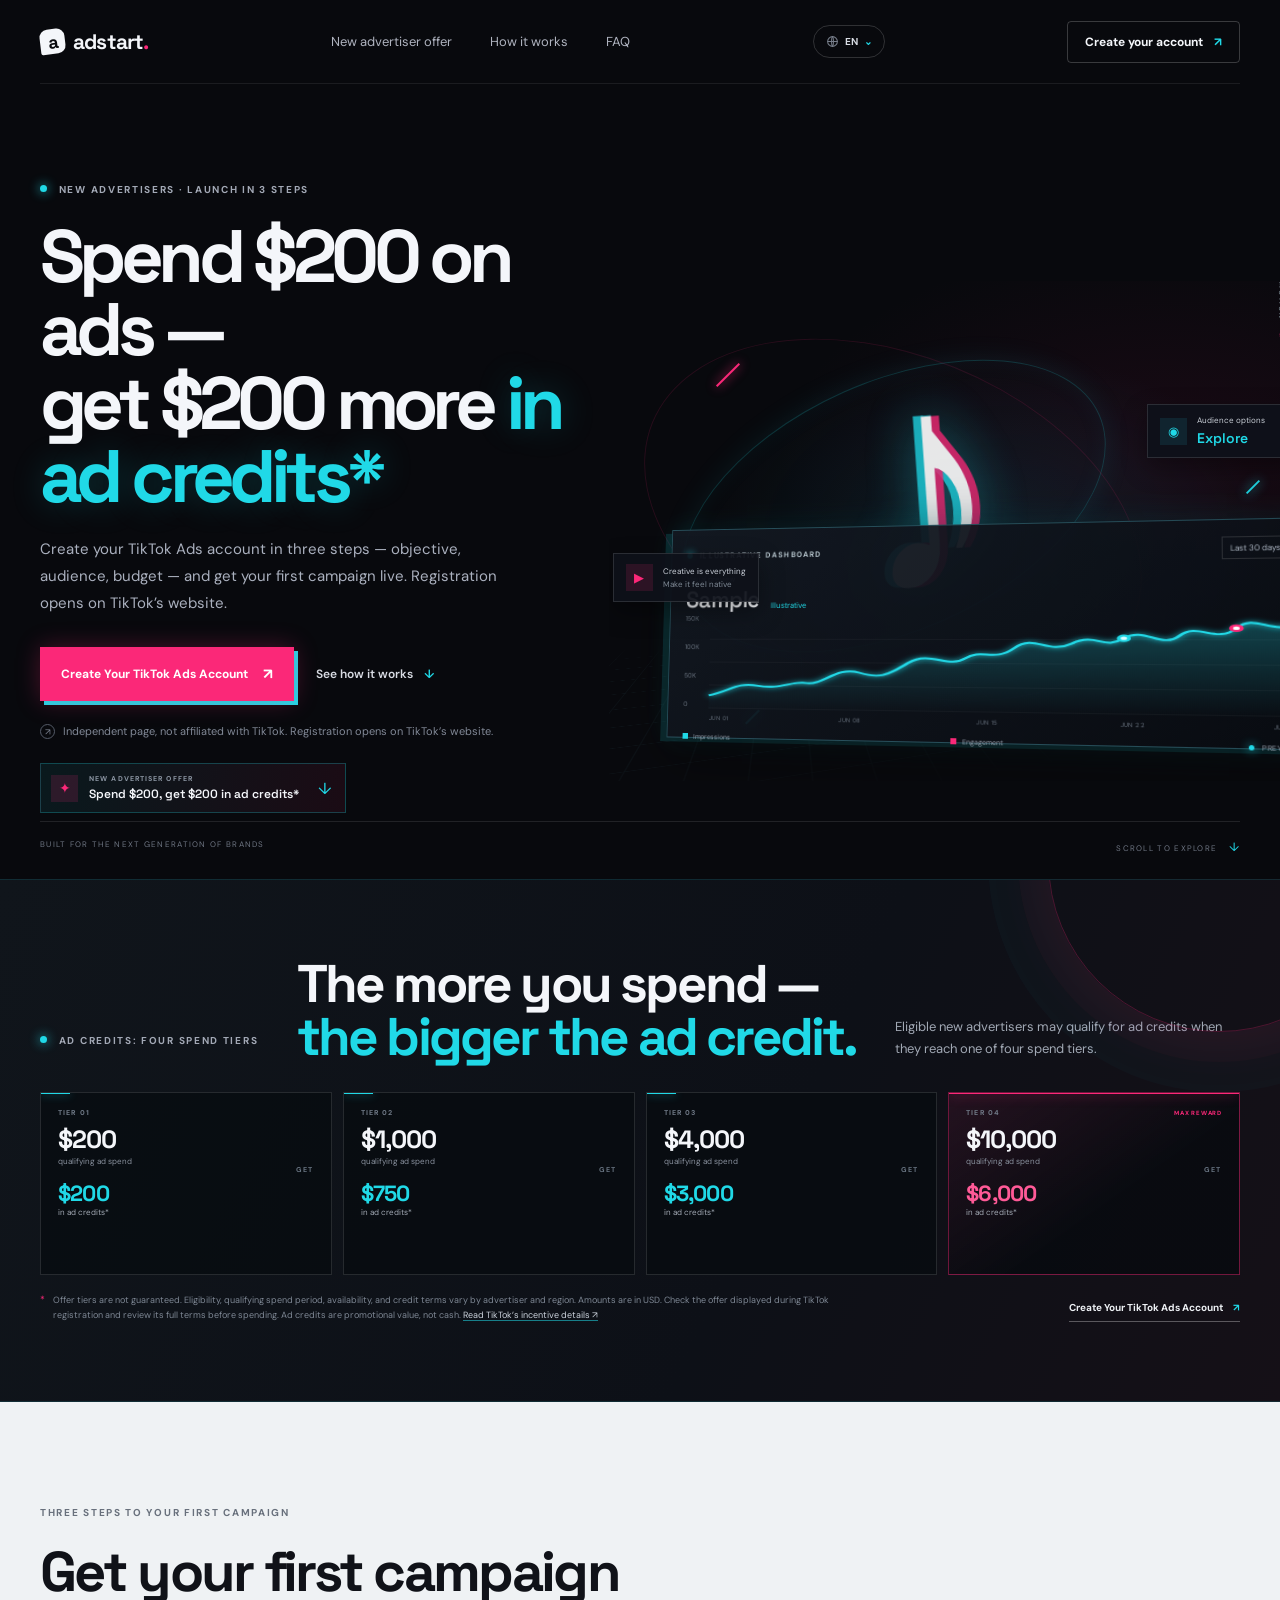
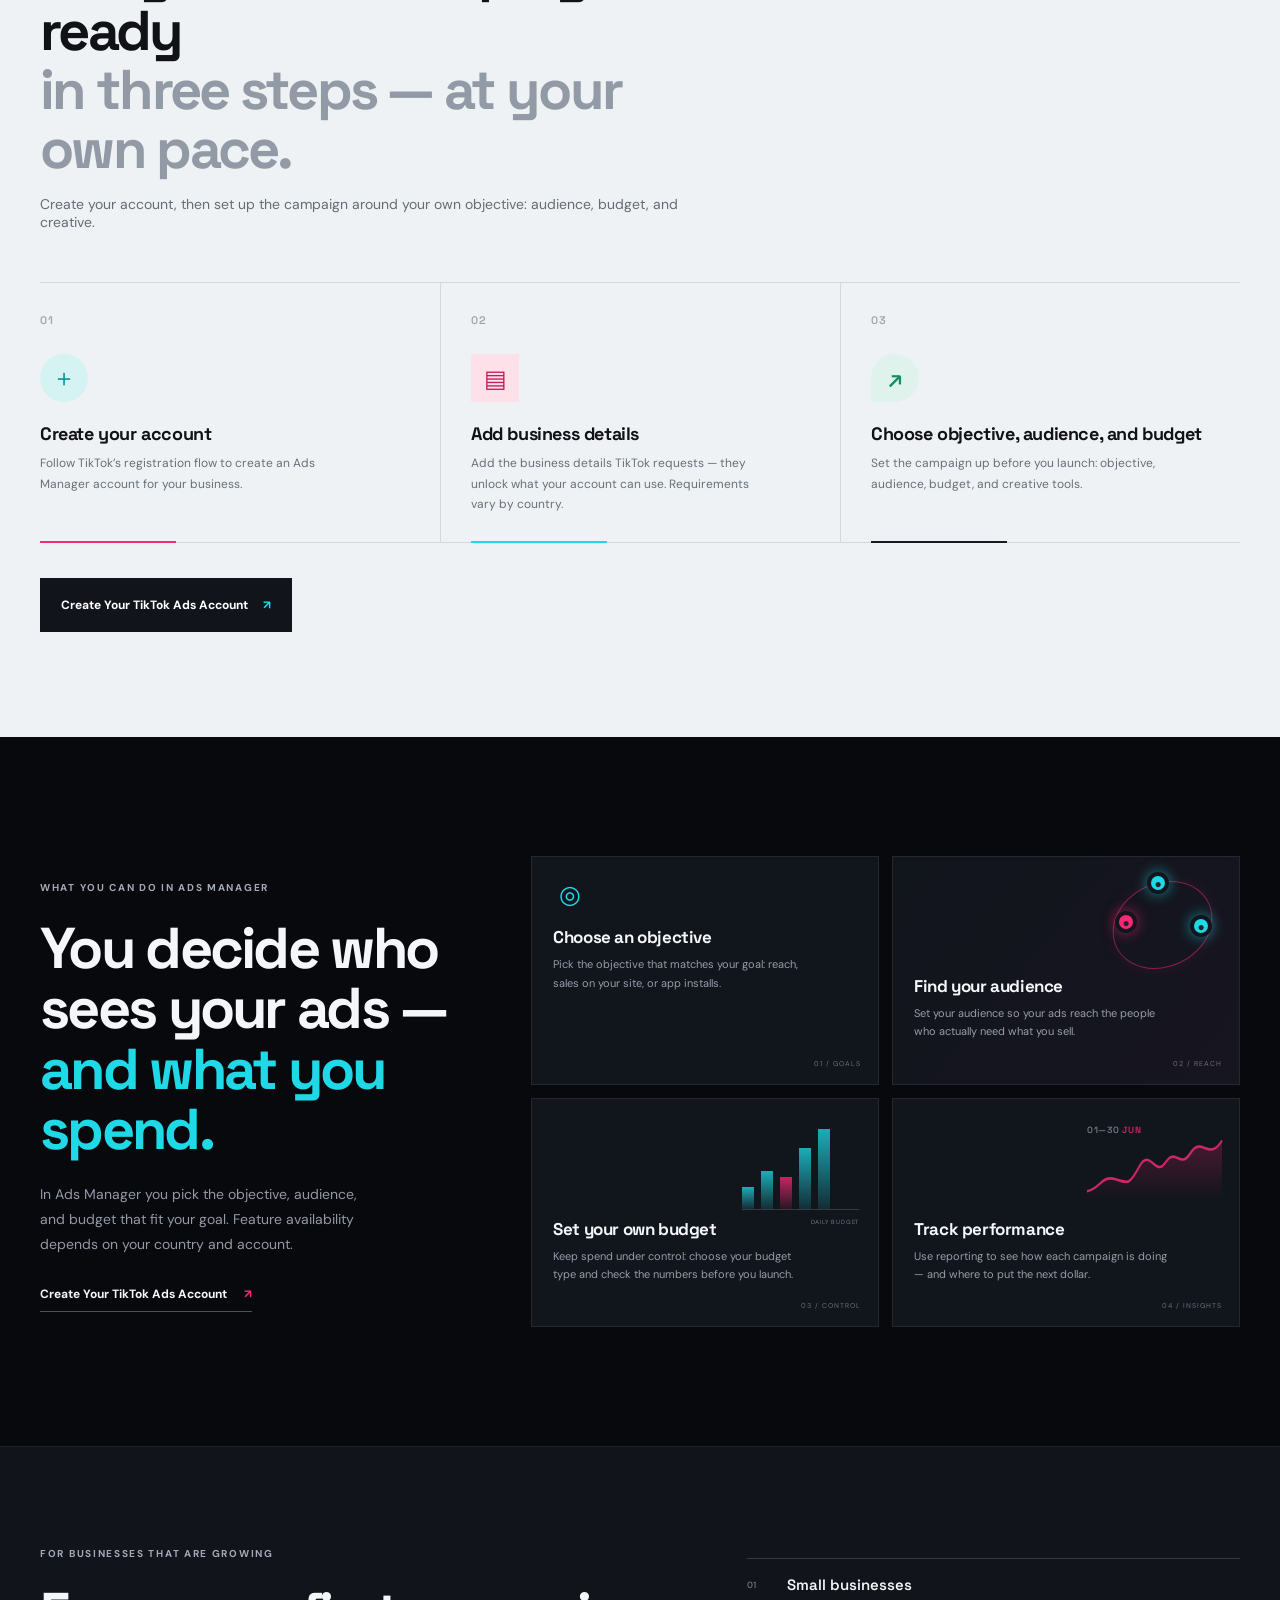
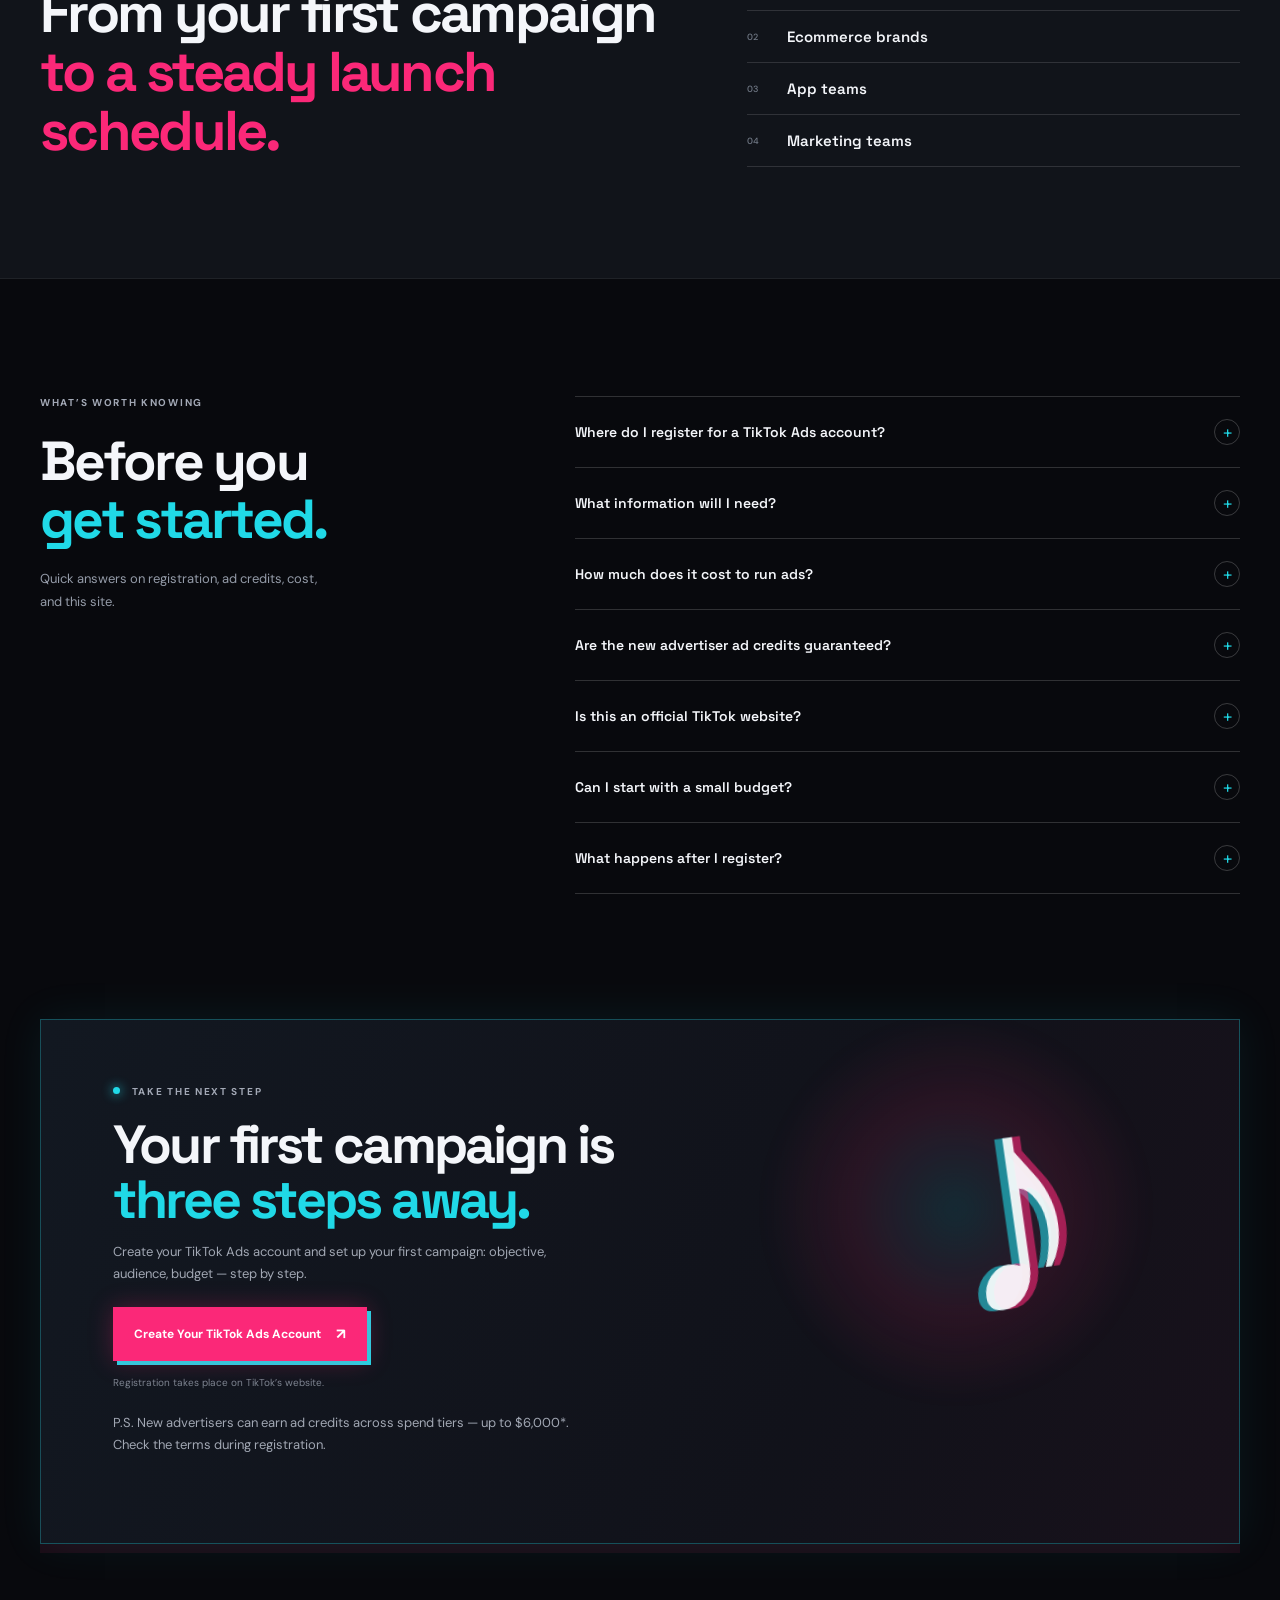
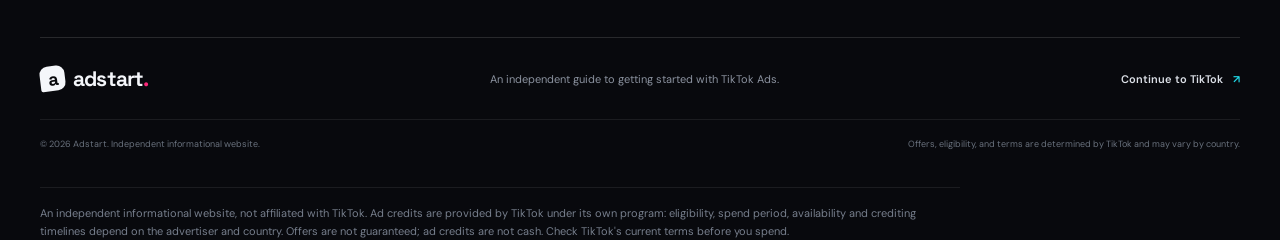
<file: tao/index.html>
<!doctype html>
<html lang="en">
  <head>
    <meta charset="utf-8">
    <meta name="viewport" content="width=device-width, initial-scale=1">
    <meta name="theme-color" content="#08090d">
    <meta name="description" content="Create your TikTok Ads account in 3 steps: objective, audience, budget. New advertisers can earn ad credits on qualifying spend, up to $6,000*.">
    <link rel="canonical" href="https://tiktok-ads.online/">
    <meta name="robots" content="index, follow, max-snippet:-1, max-image-preview:large, max-video-preview:-1">
    <meta name="googlebot" content="index, follow, max-snippet:-1, max-image-preview:large">
    <link rel="alternate" hreflang="en" href="https://tiktok-ads.online/">
    <link rel="alternate" hreflang="es-MX" href="https://tiktok-ads.online/es-mx/">
    <link rel="alternate" hreflang="id" href="https://tiktok-ads.online/id/">
    <link rel="alternate" hreflang="pt-BR" href="https://tiktok-ads.online/pt-br/">
    <link rel="alternate" hreflang="ru" href="https://tiktok-ads.online/ru/">
    <link rel="alternate" hreflang="x-default" href="https://tiktok-ads.online/">
    <link rel="icon" href="/favicon.svg" type="image/svg+xml">
    <meta name="apple-mobile-web-app-title" content="Adstart">
    <meta property="og:type" content="website">
    <meta property="og:site_name" content="Adstart">
    <meta property="og:locale" content="en_US">
    <meta property="og:url" content="https://tiktok-ads.online/">
    <meta property="og:title" content="TikTok Ads: Create Your Ads Manager Account in 3 Steps">
    <meta property="og:description" content="Create your TikTok Ads account in 3 steps: objective, audience, budget. New advertisers can earn ad credits on qualifying spend, up to $6,000*.">
    <meta property="og:image" content="https://tiktok-ads.online/assets/og-cover.png">
    <meta property="og:image:type" content="image/png">
    <meta property="og:image:width" content="1200">
    <meta property="og:image:height" content="630">
    <meta name="twitter:card" content="summary_large_image">
    <meta name="twitter:title" content="TikTok Ads: Create Your Ads Manager Account in 3 Steps">
    <meta name="twitter:description" content="Create your TikTok Ads account in 3 steps: objective, audience, budget. New advertisers can earn ad credits on qualifying spend, up to $6,000*.">
    <meta name="twitter:image" content="https://tiktok-ads.online/assets/og-cover.png">
    <script type="application/ld+json">{
  "@context": "https://schema.org",
  "@graph": [
    {
      "@type": "Organization",
      "@id": "https://tiktok-ads.online/#organization",
      "name": "Adstart",
      "url": "https://tiktok-ads.online/",
      "description": "Create your TikTok Ads account in 3 steps: objective, audience, budget. New advertisers can earn ad credits on qualifying spend, up to $6,000*.",
      "logo": {
        "@type": "ImageObject",
        "@id": "https://tiktok-ads.online/#logo",
        "url": "https://tiktok-ads.online/assets/og-cover.png",
        "width": 1200,
        "height": 630
      }
    },
    {
      "@type": "WebSite",
      "@id": "https://tiktok-ads.online/#website",
      "url": "https://tiktok-ads.online/",
      "name": "Adstart — TikTok Ads guide",
      "description": "Create your TikTok Ads account in 3 steps: objective, audience, budget. New advertisers can earn ad credits on qualifying spend, up to $6,000*.",
      "inLanguage": "en",
      "publisher": {
        "@id": "https://tiktok-ads.online/#organization"
      }
    },
    {
      "@type": "WebPage",
      "@id": "https://tiktok-ads.online/#webpage",
      "url": "https://tiktok-ads.online/",
      "name": "TikTok Ads: Create Your Ads Manager Account in 3 Steps",
      "description": "Create your TikTok Ads account in 3 steps: objective, audience, budget. New advertisers can earn ad credits on qualifying spend, up to $6,000*.",
      "isPartOf": {
        "@id": "https://tiktok-ads.online/#website"
      },
      "inLanguage": "en",
      "datePublished": "2026-09-29",
      "dateModified": "2026-09-30",
      "about": {
        "@id": "https://tiktok-ads.online/#organization"
      }
    },
    {
      "@type": "HowTo",
      "@id": "https://tiktok-ads.online/#howto",
      "name": "TikTok Ads: Create Your Ads Manager Account in 3 Steps",
      "description": "Create your TikTok Ads account in 3 steps: objective, audience, budget. New advertisers can earn ad credits on qualifying spend, up to $6,000*.",
      "inLanguage": "en",
      "step": [
        {
          "@type": "HowToStep",
          "position": 1,
          "name": "Create your account",
          "text": "Follow TikTok’s registration flow to create an Ads Manager account for your business."
        },
        {
          "@type": "HowToStep",
          "position": 2,
          "name": "Add business details",
          "text": "Add the business details TikTok requests — they unlock what your account can use. Requirements vary by country."
        },
        {
          "@type": "HowToStep",
          "position": 3,
          "name": "Choose objective, audience, and budget",
          "text": "Set the campaign up before you launch: objective, audience, budget, and creative tools."
        }
      ]
    },
    {
      "@type": "FAQPage",
      "@id": "https://tiktok-ads.online/#faq",
      "inLanguage": "en",
      "mainEntity": [
        {
          "@type": "Question",
          "name": "Where do I register for a TikTok Ads account?",
          "acceptedAnswer": {
            "@type": "Answer",
            "text": "Use the button on this page to continue to TikTok’s registration flow. Account registration takes place on TikTok’s website."
          }
        },
        {
          "@type": "Question",
          "name": "What information will I need?",
          "acceptedAnswer": {
            "@type": "Answer",
            "text": "TikTok will guide you through the information needed for your account. Requirements may vary depending on your country and business type."
          }
        },
        {
          "@type": "Question",
          "name": "How much does it cost to run ads?",
          "acceptedAnswer": {
            "@type": "Answer",
            "text": "Cost depends on the settings you choose and what’s available to your account. Start with a budget you’re comfortable with, and check the billing details before you launch."
          }
        },
        {
          "@type": "Question",
          "name": "Are the new advertiser ad credits guaranteed?",
          "acceptedAnswer": {
            "@type": "Answer",
            "text": "No. The spend tiers shown here are a guide to the incentive details supplied for this page. TikTok’s offer shown during registration and its terms control. Eligibility, qualifying spend windows, availability, and reward timing may vary by advertiser and region."
          }
        },
        {
          "@type": "Question",
          "name": "Is this an official TikTok website?",
          "acceptedAnswer": {
            "@type": "Answer",
            "text": "No. This is an independent informational page. TikTok Ads accounts, approval, features, and availability are managed by TikTok and may vary by country."
          }
        },
        {
          "@type": "Question",
          "name": "Can I start with a small budget?",
          "acceptedAnswer": {
            "@type": "Answer",
            "text": "Yes. You choose the objective and the budget, and the ad credit offer is tied to qualifying spend tiers. Check the terms shown during registration."
          }
        },
        {
          "@type": "Question",
          "name": "What happens after I register?",
          "acceptedAnswer": {
            "@type": "Answer",
            "text": "Add your business details, choose an objective and audience, set a budget, and review the campaign before you launch."
          }
        }
      ]
    }
  ]
}</script>
    <title>TikTok Ads: Create Your Ads Manager Account in 3 Steps</title>
    <link rel="preconnect" href="https://fonts.googleapis.com">
    <link rel="preconnect" href="https://fonts.gstatic.com" crossorigin>
    <link href="https://fonts.googleapis.com/css2?family=DM+Sans:wght@400;500;600;700&family=Space+Grotesk:wght@500;600;700&display=swap" rel="stylesheet">
    <link rel="stylesheet" href="styles.css?v=20260930c">
  </head>
  <body>
    <header class="site-header">
      <a class="wordmark" href="#top" aria-label="Adstart home"><span class="brand-mark" aria-hidden="true">a</span>adstart<span class="wordmark-dot">.</span></a>
      <nav aria-label="Main navigation">
        <a href="#offer">New advertiser offer</a>
        <a href="#how-it-works">How it works</a>
        <a href="#faq">FAQ</a>
      </nav>
      <details class="language-menu"><summary aria-label="Choose language">EN <span aria-hidden="true">⌄</span></summary><div class="language-options"><a href="./" lang="en">English</a><a href="./es-mx/" lang="es-MX">Español (México)</a><a href="./pt-br/" lang="pt-BR">Português (Brasil)</a><a href="./id/" lang="id">Bahasa Indonesia</a><a href="./ru/" lang="ru">Русский</a></div></details>
      <a class="header-cta" href="https://ad.admitad.com/g/077hu89zbvc1a928d35f76e4f989a7/?subid=ttadsonline" target="_blank" rel="noopener noreferrer">Create your account <span aria-hidden="true">↗</span></a>
    </header>

    <main id="top">
      <section class="hero section-wrap">
        <div class="hero-copy">
          <p class="eyebrow"><span class="status-dot"></span> NEW ADVERTISERS · LAUNCH IN 3 STEPS</p>
          <h1>Spend $200 on ads —<br>get $200 more <span class="headline-accent">in ad credits*</span></h1>
          <p class="hero-description">Create your TikTok Ads account in three steps — objective, audience, budget — and get your first campaign live. Registration opens on TikTok’s website.</p>
          <div class="hero-actions">
            <a class="button button-primary" href="https://ad.admitad.com/g/077hu89zbvc1a928d35f76e4f989a7/?subid=ttadsonline" target="_blank" rel="noopener noreferrer">Create Your TikTok Ads Account <span aria-hidden="true">↗</span></a>
            <a class="text-link" href="#how-it-works">See how it works <span aria-hidden="true">↓</span></a>
          </div>
          <p class="registration-note"><span class="external-icon" aria-hidden="true">↗</span> Independent page, not affiliated with TikTok. Registration opens on TikTok’s website.</p>
          <a class="offer-teaser" href="#offer"><span class="offer-teaser-icon">✦</span><span><b>NEW ADVERTISER OFFER</b><strong>Spend $200, get $200 in ad credits*</strong></span><span class="offer-teaser-arrow">↓</span></a>
        </div>

        <div class="hero-art" aria-label="Illustration of a digital advertising dashboard with campaign analytics" role="img">
          <div class="art-grid"></div>
          <div class="orbit orbit-one"></div><div class="orbit orbit-two"></div>
          <div class="neon-note" aria-hidden="true"><span>♪</span></div>
          <div class="chart-card">
            <div class="chart-top"><span class="chart-label"><i></i> ILLUSTRATIVE DASHBOARD</span><span class="chart-period">Last 30 days⌄</span></div>
            <div class="metric-row"><div><span class="metric-caption">Visual preview</span><strong>Sample</strong></div><div class="metric-change">Illustrative</div></div>
            <div class="chart-area">
              <div class="chart-y"><span>150K</span><span>100K</span><span>50K</span><span>0</span></div>
              <svg viewBox="0 0 480 150" preserveAspectRatio="none" aria-hidden="true">
                <defs><linearGradient id="areaFill" x1="0" x2="0" y1="0" y2="1"><stop offset="0" stop-color="#22d9e8" stop-opacity=".26"/><stop offset="1" stop-color="#22d9e8" stop-opacity="0"/></linearGradient><filter id="glow"><feGaussianBlur stdDeviation="4" result="blur"/><feMerge><feMergeNode in="blur"/><feMergeNode in="SourceGraphic"/></feMerge></filter></defs>
                <path class="chart-fill" d="M0 126 C20 119 24 104 44 110 S73 102 87 105 S113 78 132 88 S156 91 174 72 S207 81 221 65 S244 71 261 49 S287 59 307 42 S332 52 348 34 S377 50 391 30 S419 42 434 19 S460 32 480 10 V150 H0Z"/>
                <path class="chart-line" d="M0 126 C20 119 24 104 44 110 S73 102 87 105 S113 78 132 88 S156 91 174 72 S207 81 221 65 S244 71 261 49 S287 59 307 42 S332 52 348 34 S377 50 391 30 S419 42 434 19 S460 32 480 10"/>
                <circle cx="348" cy="34" r="4" class="chart-point"/><circle cx="434" cy="19" r="4" class="chart-point pink-point"/>
              </svg>
            </div>
            <div class="chart-x"><span>JUN 01</span><span>JUN 08</span><span>JUN 15</span><span>JUN 22</span><span>JUN 30</span></div>
            <div class="chart-footer"><span><i class="legend-cyan"></i> Impressions</span><span><i class="legend-pink"></i> Engagement</span><span class="live-label"><i></i> PREVIEW</span></div>
          </div>
          <div class="floating-tag tag-reach"><span class="tag-icon cyan-icon">◉</span><span>Audience options<strong>Explore</strong></span><span class="tag-arrow">↗</span></div>
          <div class="floating-tag tag-creative"><span class="tag-icon pink-icon">▶</span><span>Creative is everything<small>Make it feel native</small></span></div>
          <div class="spark spark-a"></div><div class="spark spark-b"></div><div class="spark spark-c"></div>
          <span class="art-caption">IDEAS IN MOTION <span>✳</span></span>
        </div>
        <div class="hero-bottom"><span>BUILT FOR THE NEXT GENERATION OF BRANDS</span><span class="scroll-cue">SCROLL TO EXPLORE <i>↓</i></span></div>
      </section>

      <section class="offer-section" id="offer">
        <div class="section-wrap offer-inner">
          <div class="offer-heading"><p class="eyebrow"><span class="status-dot"></span> AD CREDITS: FOUR SPEND TIERS</p><h2>The more you spend —<br><span>the bigger the ad credit.</span></h2><p>Eligible new advertisers may qualify for ad credits when they reach one of four spend tiers.</p></div>
          <div class="offer-tiers" aria-label="Potential new advertiser ad credit tiers">
            <article class="offer-tier"><span class="tier-label">TIER 01</span><strong class="tier-spend">$200</strong><span class="tier-action">qualifying ad spend</span><span class="tier-plus">GET</span><strong class="tier-credit">$200</strong><span class="tier-credit-label">in ad credits*</span></article>
            <article class="offer-tier"><span class="tier-label">TIER 02</span><strong class="tier-spend">$1,000</strong><span class="tier-action">qualifying ad spend</span><span class="tier-plus">GET</span><strong class="tier-credit">$750</strong><span class="tier-credit-label">in ad credits*</span></article>
            <article class="offer-tier"><span class="tier-label">TIER 03</span><strong class="tier-spend">$4,000</strong><span class="tier-action">qualifying ad spend</span><span class="tier-plus">GET</span><strong class="tier-credit">$3,000</strong><span class="tier-credit-label">in ad credits*</span></article>
            <article class="offer-tier offer-tier-featured"><span class="tier-label">TIER 04 <i>MAX REWARD</i></span><strong class="tier-spend">$10,000</strong><span class="tier-action">qualifying ad spend</span><span class="tier-plus">GET</span><strong class="tier-credit">$6,000</strong><span class="tier-credit-label">in ad credits*</span></article>
          </div>
          <div class="offer-footnote"><span>*</span><p>Offer tiers are not guaranteed. Eligibility, qualifying spend period, availability, and credit terms vary by advertiser and region. Amounts are in USD. Check the offer displayed during TikTok registration and review its full terms before spending. Ad credits are promotional value, not cash. <a href="https://ads.tiktok.com/resources/help/article/about-the-incentive-program-for-new-advertisers?lang=en-GB" target="_blank" rel="noopener noreferrer">Read TikTok’s incentive details ↗</a></p></div>
          <a class="offer-cta" href="https://ad.admitad.com/g/077hu89zbvc1a928d35f76e4f989a7/?subid=ttadsonline" target="_blank" rel="noopener noreferrer">Create Your TikTok Ads Account <span>↗</span></a>
        </div>
      </section>

      <section class="steps-section" id="how-it-works">
        <div class="section-wrap">
          <div class="section-heading"><p class="eyebrow">THREE STEPS TO YOUR FIRST CAMPAIGN</p><h2>Get your first campaign ready<br><span>in three steps — at your own pace.</span></h2><p>Create your account, then set up the campaign around your own objective: audience, budget, and creative.</p></div>
          <div class="steps-grid">
            <article class="step-card"><span class="step-number">01</span><div class="step-icon account-icon" aria-hidden="true"><span>＋</span></div><h3>Create your account</h3><p>Follow TikTok’s registration flow to create an Ads Manager account for your business.</p><span class="step-line"></span></article>
            <article class="step-card"><span class="step-number">02</span><div class="step-icon details-icon" aria-hidden="true"><span>▤</span></div><h3>Add business details</h3><p>Add the business details TikTok requests — they unlock what your account can use. Requirements vary by country.</p><span class="step-line"></span></article>
            <article class="step-card"><span class="step-number">03</span><div class="step-icon launch-icon" aria-hidden="true"><span>↗</span></div><h3>Choose objective, audience, and budget</h3><p>Set the campaign up before you launch: objective, audience, budget, and creative tools.</p><span class="step-line"></span></article>
          </div>
          <a class="button button-dark" href="https://ad.admitad.com/g/077hu89zbvc1a928d35f76e4f989a7/?subid=ttadsonline" target="_blank" rel="noopener noreferrer">Create Your TikTok Ads Account <span aria-hidden="true">↗</span></a>
        </div>
      </section>

      <section class="capabilities section-wrap" id="tools">
        <div class="capabilities-intro"><p class="eyebrow">WHAT YOU CAN DO IN ADS MANAGER</p><h2>You decide who sees your ads —<br><span>and what you spend.</span></h2><p>In Ads Manager you pick the objective, audience, and budget that fit your goal. Feature availability depends on your country and account.</p><a class="inline-arrow" href="https://ad.admitad.com/g/077hu89zbvc1a928d35f76e4f989a7/?subid=ttadsonline" target="_blank" rel="noopener noreferrer">Create Your TikTok Ads Account <span>↗</span></a></div>
        <div class="capability-board">
          <article class="capability capability-objectives"><div class="capability-icon target-icon">◎</div><div><h3>Choose an objective</h3><p>Pick the objective that matches your goal: reach, sales on your site, or app installs.</p></div><span class="cap-index">01 / GOALS</span></article>
          <article class="capability capability-audience"><div class="audience-art" aria-hidden="true"><span class="person p1">●</span><span class="person p2">●</span><span class="person p3">●</span><span class="audience-ring"></span></div><div><h3>Find your audience</h3><p>Set your audience so your ads reach the people who actually need what you sell.</p></div><span class="cap-index">02 / REACH</span></article>
          <article class="capability capability-budget"><div class="budget-visual" aria-hidden="true"><span class="budget-bar b1"></span><span class="budget-bar b2"></span><span class="budget-bar b3"></span><span class="budget-bar b4"></span><span class="budget-bar b5"></span><i>DAILY BUDGET</i></div><div><h3>Set your own budget</h3><p>Keep spend under control: choose your budget type and check the numbers before you launch.</p></div><span class="cap-index">03 / CONTROL</span></article>
          <article class="capability capability-report"><div class="report-visual" aria-hidden="true"><span class="report-number">01—30 <small>JUN</small></span><svg viewBox="0 0 220 72" preserveAspectRatio="none"><defs><linearGradient id="reportFill" x1="0" y1="0" x2="0" y2="1"><stop offset="0" stop-color="#fb2c79"/><stop offset="1" stop-color="#fb2c79" stop-opacity="0"/></linearGradient></defs><path d="M0 62 C22 59 23 44 45 48 S67 57 85 34 S111 47 128 29 S151 38 169 18 S198 29 220 4" fill="none" stroke="#fb2c79" stroke-width="3"/><path d="M0 62 C22 59 23 44 45 48 S67 57 85 34 S111 47 128 29 S151 38 169 18 S198 29 220 4 V72 H0Z" fill="url(#reportFill)" opacity=".3"/></svg></div><div><h3>Track performance</h3><p>Use reporting to see how each campaign is doing — and where to put the next dollar.</p></div><span class="cap-index">04 / INSIGHTS</span></article>
        </div>
      </section>

      <section class="audience-section">
        <div class="section-wrap audience-inner"><div><p class="eyebrow">FOR BUSINESSES THAT ARE GROWING</p><h2>From your first campaign<br><span>to a steady launch schedule.</span></h2></div><div class="audience-list"><div><span>01</span> Small businesses <i>↗</i></div><div><span>02</span> Ecommerce brands <i>↗</i></div><div><span>03</span> App teams <i>↗</i></div><div><span>04</span> Marketing teams <i>↗</i></div></div></div>
      </section>

      <section class="faq-section section-wrap" id="faq">
        <div class="faq-intro"><p class="eyebrow">WHAT’S WORTH KNOWING</p><h2>Before you<br><span>get started.</span></h2><p>Quick answers on registration, ad credits, cost, and this site.</p></div>
        <div class="faq-list">
          <details><summary>Where do I register for a TikTok Ads account?<span aria-hidden="true">+</span></summary><p>Use the button on this page to continue to TikTok’s registration flow. Account registration takes place on TikTok’s website.</p></details>
          <details><summary>What information will I need?<span aria-hidden="true">+</span></summary><p>TikTok will guide you through the information needed for your account. Requirements may vary depending on your country and business type.</p></details>
          <details><summary>How much does it cost to run ads?<span aria-hidden="true">+</span></summary><p>Cost depends on the settings you choose and what’s available to your account. Start with a budget you’re comfortable with, and check the billing details before you launch.</p></details>
          <details><summary>Are the new advertiser ad credits guaranteed?<span aria-hidden="true">+</span></summary><p>No. The spend tiers shown here are a guide to the incentive details supplied for this page. TikTok’s offer shown during registration and its terms control. Eligibility, qualifying spend windows, availability, and reward timing may vary by advertiser and region.</p></details>
          <details><summary>Is this an official TikTok website?<span aria-hidden="true">+</span></summary><p>No. This is an independent informational page. TikTok Ads accounts, approval, features, and availability are managed by TikTok and may vary by country.</p></details>
          <details><summary>Can I start with a small budget?<span aria-hidden="true">+</span></summary><p>Yes. You choose the objective and the budget, and the ad credit offer is tied to qualifying spend tiers. Check the terms shown during registration.</p></details>
          <details><summary>What happens after I register?<span aria-hidden="true">+</span></summary><p>Add your business details, choose an objective and audience, set a budget, and review the campaign before you launch.</p></details>
        </div>
      </section>

      <section class="final-cta section-wrap">
        <div class="final-glow" aria-hidden="true"></div><div class="final-copy"><p class="eyebrow"><span class="status-dot"></span> TAKE THE NEXT STEP</p><h2>Your first campaign is<br><span>three steps away.</span></h2><p>Create your TikTok Ads account and set up your first campaign: objective, audience, budget — step by step.</p><a class="button button-primary" href="https://ad.admitad.com/g/077hu89zbvc1a928d35f76e4f989a7/?subid=ttadsonline" target="_blank" rel="noopener noreferrer">Create Your TikTok Ads Account <span aria-hidden="true">↗</span></a><small>Registration takes place on TikTok’s website.</small><p class="registration-note">P.S. New advertisers can earn ad credits across spend tiers — up to $6,000*. Check the terms during registration.</p></div><div class="final-symbol" aria-hidden="true"><span>♪</span></div>
      </section>
    </main>

    <footer class="site-footer"><div class="footer-top"><a class="wordmark" href="#top"><span class="brand-mark" aria-hidden="true">a</span>adstart<span class="wordmark-dot">.</span></a><p>An independent guide to getting started with TikTok Ads.</p><a class="footer-link" href="https://ad.admitad.com/g/077hu89zbvc1a928d35f76e4f989a7/?subid=ttadsonline" target="_blank" rel="noopener noreferrer">Continue to TikTok <span>↗</span></a></div><div class="footer-bottom"><span>© 2026 Adstart. Independent informational website.</span><span>Offers, eligibility, and terms are determined by TikTok and may vary by country.</span></div><p class="footer-disclaimer">An independent informational website, not affiliated with TikTok. Ad credits are provided by TikTok under its own program: eligibility, spend period, availability and crediting timelines depend on the advertiser and country. Offers are not guaranteed; ad credits are not cash. Check TikTok's current terms before you spend.</p></footer>
  </body>
</html>
</file>
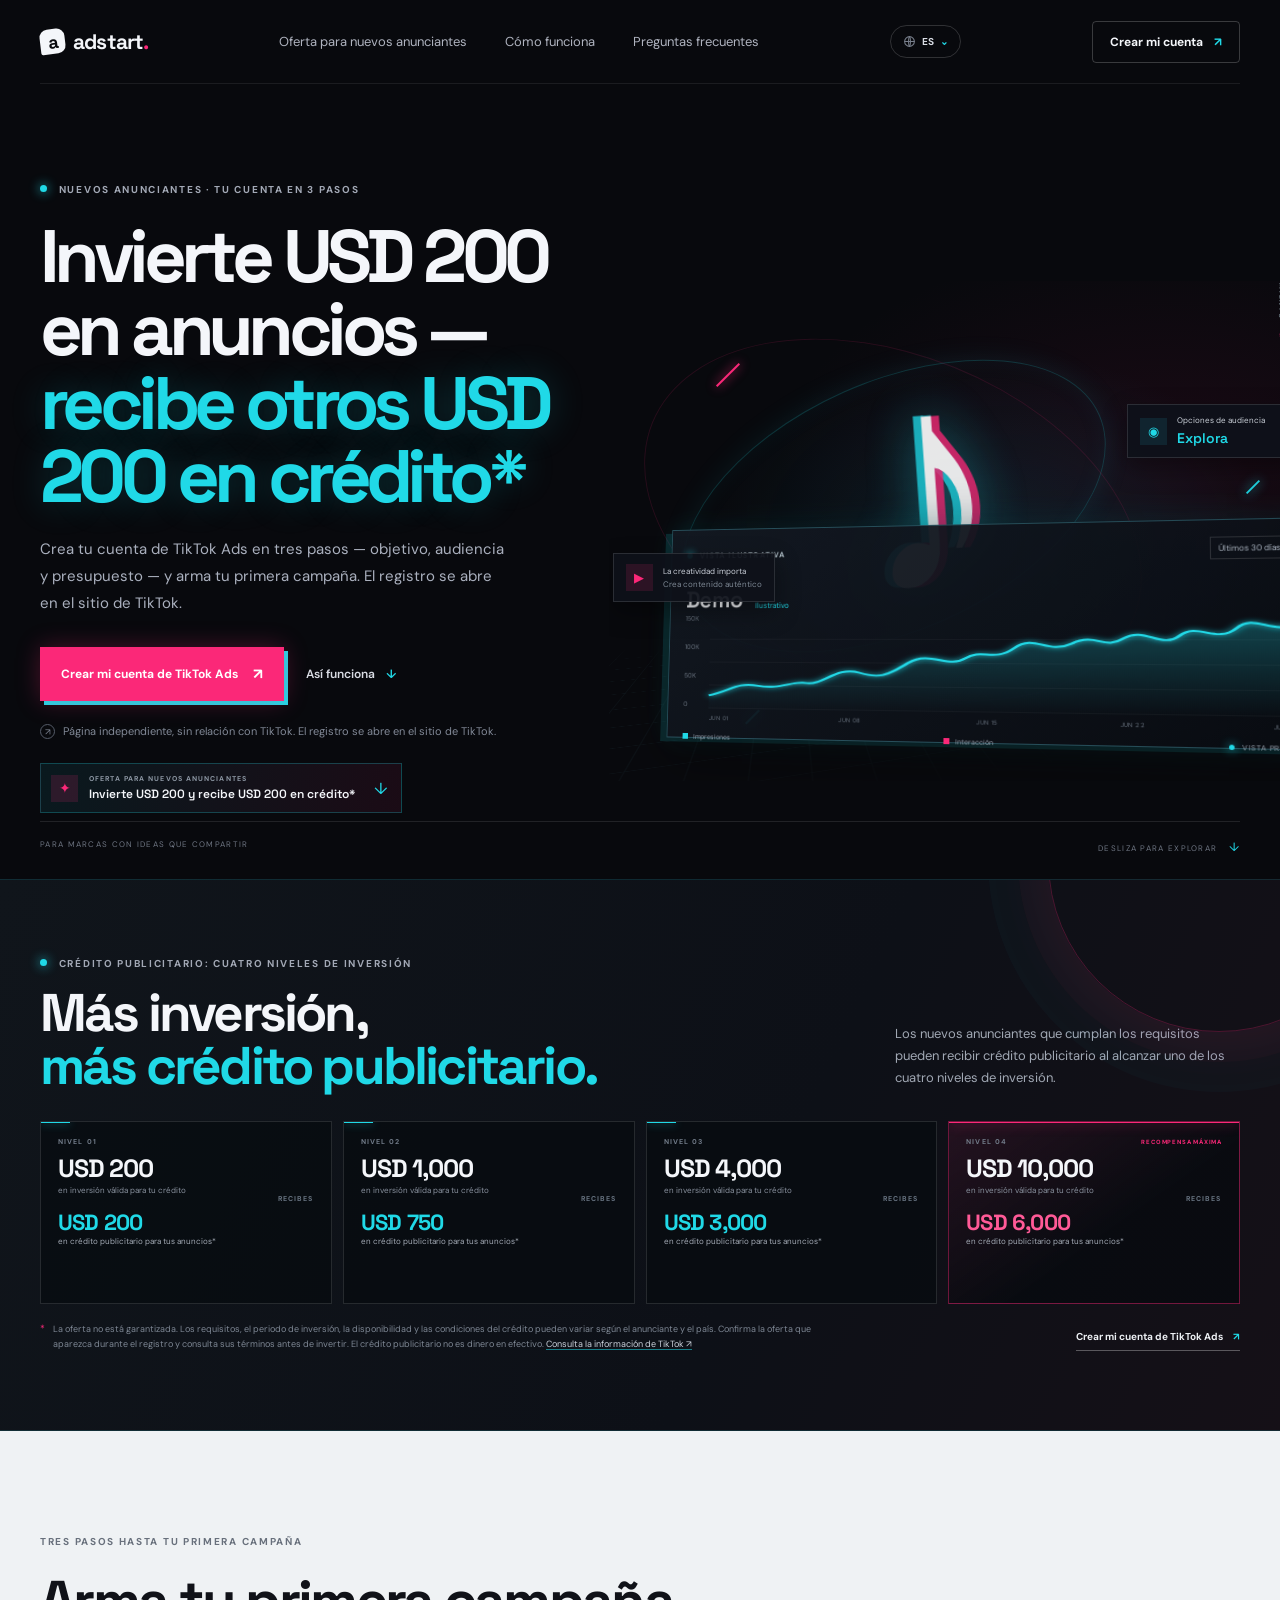
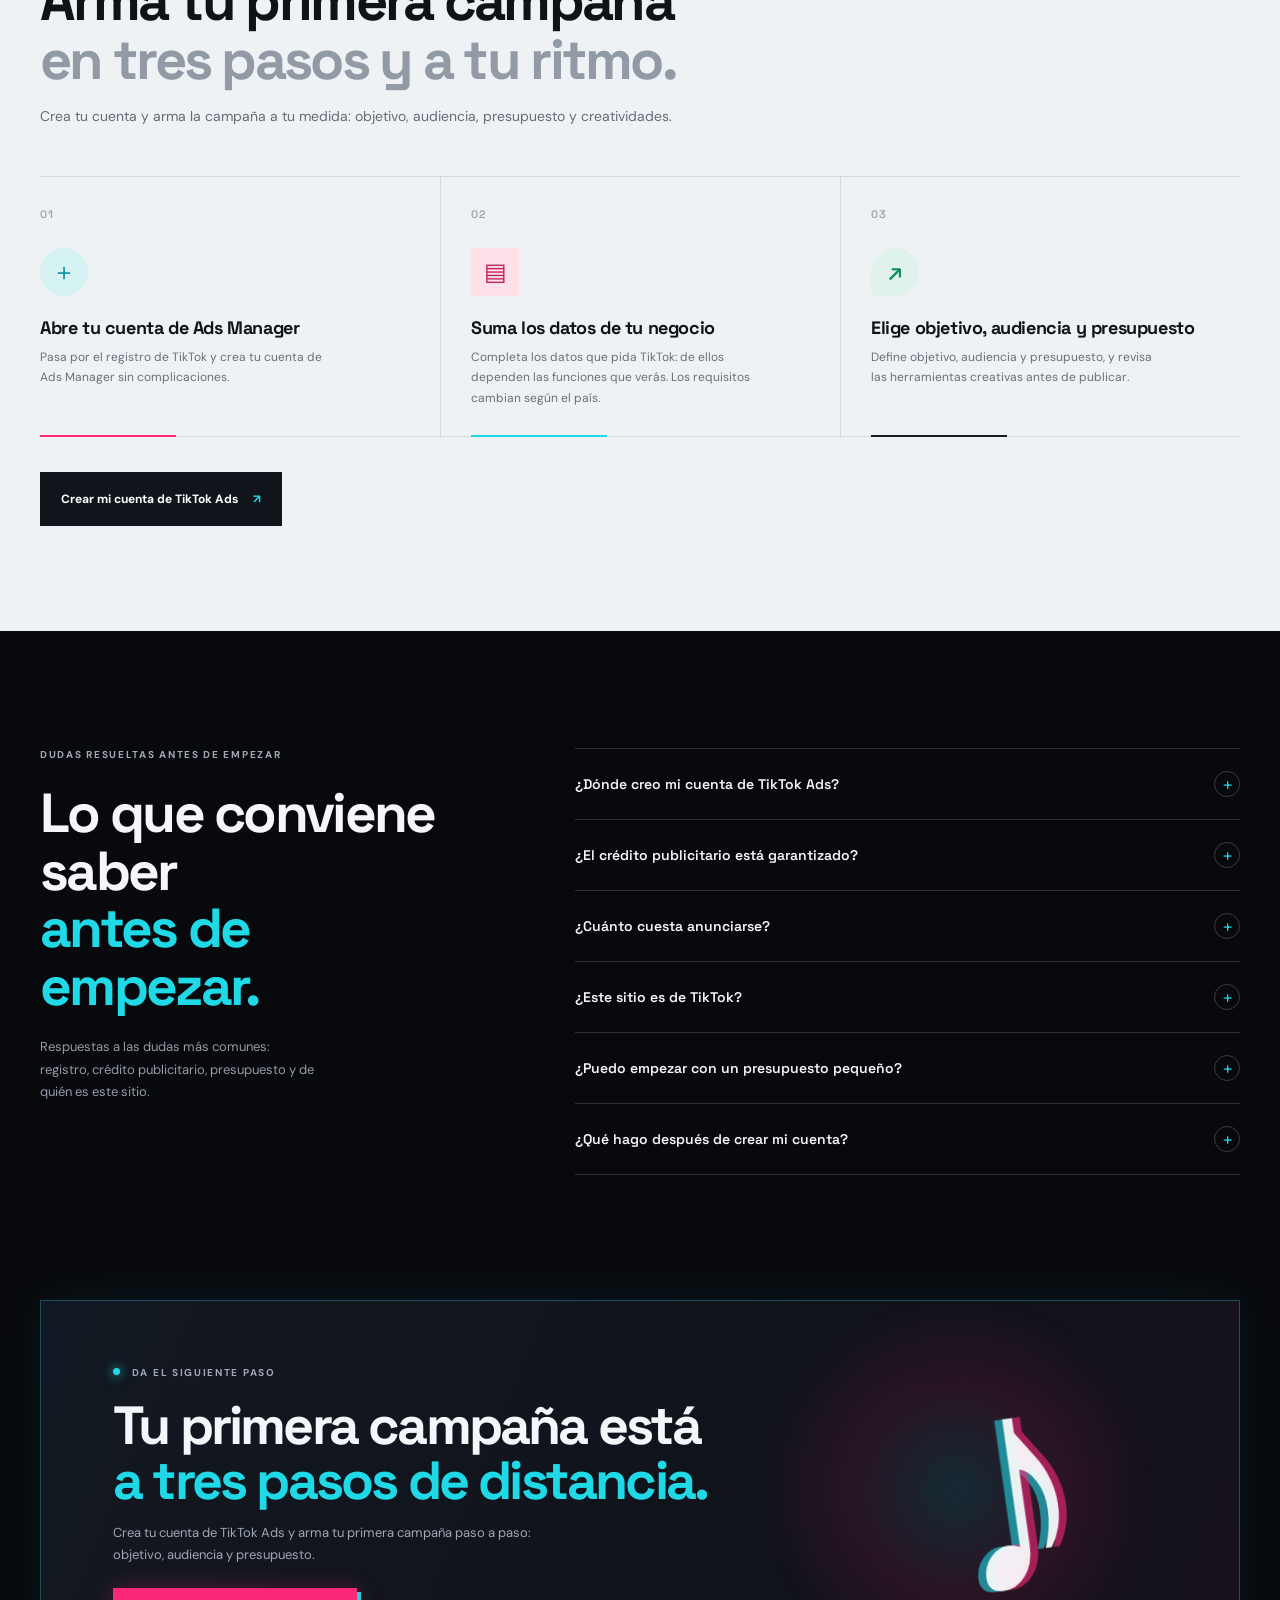
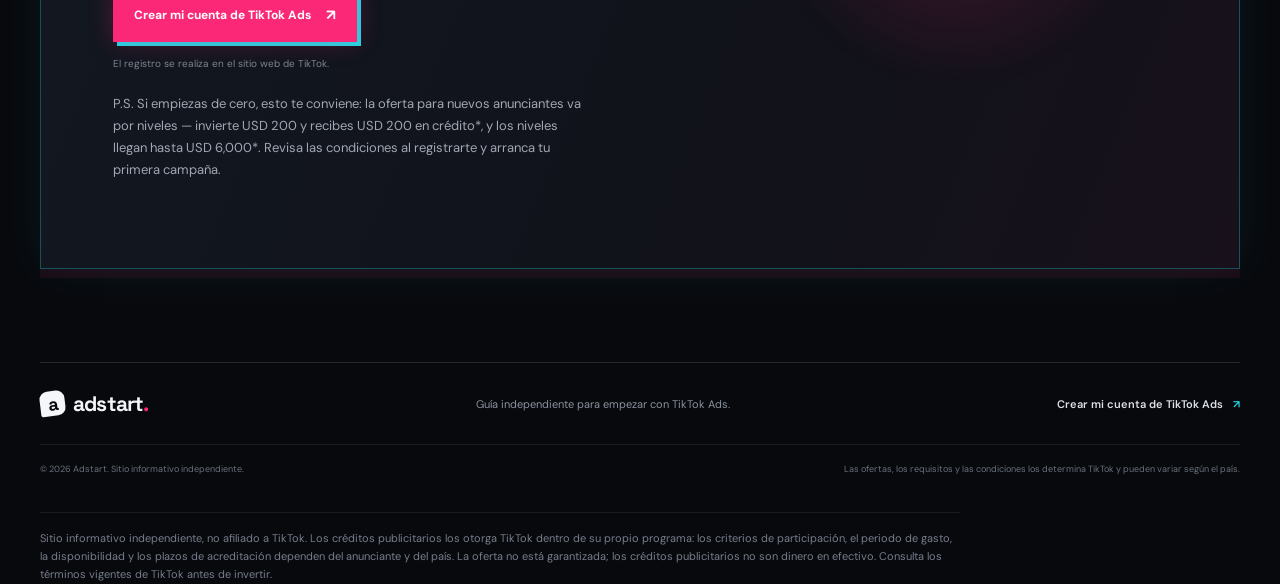
<file: tao/es-mx/index.html>
<!doctype html>
<html lang="es-MX">
  <head>
    <meta charset="utf-8">
    <meta name="viewport" content="width=device-width, initial-scale=1">
    <meta name="theme-color" content="#08090d">
    <meta name="description" content="Crea tu cuenta de TikTok Ads en 3 pasos: objetivo, audiencia y presupuesto. Nuevos anunciantes: crédito publicitario, hasta USD 6,000*.">
    <link rel="canonical" href="https://tiktok-ads.online/es-mx/">
    <meta name="robots" content="index, follow, max-snippet:-1, max-image-preview:large, max-video-preview:-1">
    <meta name="googlebot" content="index, follow, max-snippet:-1, max-image-preview:large">
    <link rel="alternate" hreflang="en" href="https://tiktok-ads.online/">
    <link rel="alternate" hreflang="es-MX" href="https://tiktok-ads.online/es-mx/">
    <link rel="alternate" hreflang="id" href="https://tiktok-ads.online/id/">
    <link rel="alternate" hreflang="pt-BR" href="https://tiktok-ads.online/pt-br/">
    <link rel="alternate" hreflang="ru" href="https://tiktok-ads.online/ru/">
    <link rel="alternate" hreflang="x-default" href="https://tiktok-ads.online/">
    <link rel="icon" href="/favicon.svg" type="image/svg+xml">
    <meta name="apple-mobile-web-app-title" content="Adstart">
    <meta property="og:type" content="website">
    <meta property="og:site_name" content="Adstart">
    <meta property="og:locale" content="es_MX">
    <meta property="og:url" content="https://tiktok-ads.online/es-mx/">
    <meta property="og:title" content="TikTok Ads en 3 pasos: crédito de hasta USD 6,000*">
    <meta property="og:description" content="Crea tu cuenta de TikTok Ads en 3 pasos: objetivo, audiencia y presupuesto. Nuevos anunciantes: crédito publicitario, hasta USD 6,000*.">
    <meta property="og:image" content="https://tiktok-ads.online/assets/og-cover.png">
    <meta property="og:image:type" content="image/png">
    <meta property="og:image:width" content="1200">
    <meta property="og:image:height" content="630">
    <meta name="twitter:card" content="summary_large_image">
    <meta name="twitter:title" content="TikTok Ads en 3 pasos: crédito de hasta USD 6,000*">
    <meta name="twitter:description" content="Crea tu cuenta de TikTok Ads en 3 pasos: objetivo, audiencia y presupuesto. Nuevos anunciantes: crédito publicitario, hasta USD 6,000*.">
    <meta name="twitter:image" content="https://tiktok-ads.online/assets/og-cover.png">
    <script type="application/ld+json">{
  "@context": "https://schema.org",
  "@graph": [
    {
      "@type": "WebPage",
      "@id": "https://tiktok-ads.online/es-mx/#webpage",
      "url": "https://tiktok-ads.online/es-mx/",
      "name": "TikTok Ads en 3 pasos: crédito de hasta USD 6,000*",
      "description": "Crea tu cuenta de TikTok Ads en 3 pasos: objetivo, audiencia y presupuesto. Nuevos anunciantes: crédito publicitario, hasta USD 6,000*.",
      "isPartOf": {
        "@id": "https://tiktok-ads.online/#website"
      },
      "inLanguage": "es-MX",
      "datePublished": "2026-09-29",
      "dateModified": "2026-09-30"
    },
    {
      "@type": "HowTo",
      "@id": "https://tiktok-ads.online/es-mx/#howto",
      "name": "TikTok Ads en 3 pasos: crédito de hasta USD 6,000*",
      "description": "Crea tu cuenta de TikTok Ads en 3 pasos: objetivo, audiencia y presupuesto. Nuevos anunciantes: crédito publicitario, hasta USD 6,000*.",
      "inLanguage": "es-MX",
      "step": [
        {
          "@type": "HowToStep",
          "position": 1,
          "name": "Abre tu cuenta de Ads Manager",
          "text": "Pasa por el registro de TikTok y crea tu cuenta de Ads Manager sin complicaciones."
        },
        {
          "@type": "HowToStep",
          "position": 2,
          "name": "Suma los datos de tu negocio",
          "text": "Completa los datos que pida TikTok: de ellos dependen las funciones que verás. Los requisitos cambian según el país."
        },
        {
          "@type": "HowToStep",
          "position": 3,
          "name": "Elige objetivo, audiencia y presupuesto",
          "text": "Define objetivo, audiencia y presupuesto, y revisa las herramientas creativas antes de publicar."
        }
      ]
    },
    {
      "@type": "FAQPage",
      "@id": "https://tiktok-ads.online/es-mx/#faq",
      "inLanguage": "es-MX",
      "mainEntity": [
        {
          "@type": "Question",
          "name": "¿Dónde creo mi cuenta de TikTok Ads?",
          "acceptedAnswer": {
            "@type": "Answer",
            "text": "Toca cualquier botón «Crear mi cuenta de TikTok Ads» de esta página y se abrirá el registro en el sitio de TikTok."
          }
        },
        {
          "@type": "Question",
          "name": "¿El crédito publicitario está garantizado?",
          "acceptedAnswer": {
            "@type": "Answer",
            "text": "No. La oferta que aparezca durante el registro y sus términos son los que aplican. Los requisitos, los plazos y la disponibilidad pueden variar según el anunciante y el país."
          }
        },
        {
          "@type": "Question",
          "name": "¿Cuánto cuesta anunciarse?",
          "acceptedAnswer": {
            "@type": "Answer",
            "text": "Depende de la configuración y de las opciones de tu cuenta. Empieza con un presupuesto con el que te sientas cómodo y revisa tus datos de pago antes de lanzar."
          }
        },
        {
          "@type": "Question",
          "name": "¿Este sitio es de TikTok?",
          "acceptedAnswer": {
            "@type": "Answer",
            "text": "No. Esta es una página informativa independiente. TikTok administra las cuentas, la aprobación, las funciones y la disponibilidad de sus servicios."
          }
        },
        {
          "@type": "Question",
          "name": "¿Puedo empezar con un presupuesto pequeño?",
          "acceptedAnswer": {
            "@type": "Answer",
            "text": "Sí. El objetivo y el presupuesto los eliges tú, y la oferta de crédito publicitario se define por niveles de inversión. Revisa las condiciones durante el registro."
          }
        },
        {
          "@type": "Question",
          "name": "¿Qué hago después de crear mi cuenta?",
          "acceptedAnswer": {
            "@type": "Answer",
            "text": "Completa los datos de tu negocio, elige objetivo y audiencia, define tu presupuesto y revisa la campaña antes de publicarla."
          }
        }
      ]
    }
  ]
}</script>
    <title>TikTok Ads en 3 pasos: crédito de hasta USD 6,000*</title>
    <link rel="preconnect" href="https://fonts.googleapis.com"><link rel="preconnect" href="https://fonts.gstatic.com" crossorigin>
    <link href="https://fonts.googleapis.com/css2?family=DM+Sans:wght@400;500;600;700&family=Space+Grotesk:wght@500;600;700&display=swap" rel="stylesheet">
    <link rel="stylesheet" href="../styles.css?v=20260930c">
  </head>
  <body>
    <header class="site-header">
      <a class="wordmark" href="../" aria-label="Inicio de Adstart"><span class="brand-mark" aria-hidden="true">a</span>adstart<span class="wordmark-dot">.</span></a>
      <nav aria-label="Navegación principal"><a href="#offer">Oferta para nuevos anunciantes</a><a href="#how-it-works">Cómo funciona</a><a href="#faq">Preguntas frecuentes</a></nav>
      <details class="language-menu"><summary aria-label="Elegir idioma">ES <span aria-hidden="true">⌄</span></summary><div class="language-options"><a href="../" lang="en">English</a><a href="./" lang="es-MX">Español (México)</a><a href="../pt-br/" lang="pt-BR">Português (Brasil)</a><a href="../id/" lang="id">Bahasa Indonesia</a><a href="../ru/" lang="ru">Русский</a></div></details>
      <a class="header-cta" href="https://ad.admitad.com/g/077hu89zbvc1a928d35f76e4f989a7/?subid=ttadsonline" target="_blank" rel="noopener noreferrer">Crear mi cuenta <span aria-hidden="true">↗</span></a>
    </header>
    <main id="top">
      <section class="hero section-wrap">
        <div class="hero-copy"><p class="eyebrow"><span class="status-dot"></span> NUEVOS ANUNCIANTES · TU CUENTA EN 3 PASOS</p><h1>Invierte USD 200 en anuncios —<br><span class="headline-accent">recibe otros USD 200 en crédito*</span></h1><p class="hero-description">Crea tu cuenta de TikTok Ads en tres pasos — objetivo, audiencia y presupuesto — y arma tu primera campaña. El registro se abre en el sitio de TikTok.</p><div class="hero-actions"><a class="button button-primary" href="https://ad.admitad.com/g/077hu89zbvc1a928d35f76e4f989a7/?subid=ttadsonline" target="_blank" rel="noopener noreferrer">Crear mi cuenta de TikTok Ads <span aria-hidden="true">↗</span></a><a class="text-link" href="#how-it-works">Así funciona <span aria-hidden="true">↓</span></a></div><p class="registration-note"><span class="external-icon" aria-hidden="true">↗</span> Página independiente, sin relación con TikTok. El registro se abre en el sitio de TikTok.</p><a class="offer-teaser" href="#offer"><span class="offer-teaser-icon">✦</span><span><b>OFERTA PARA NUEVOS ANUNCIANTES</b><strong>Invierte USD 200 y recibe USD 200 en crédito*</strong></span><span class="offer-teaser-arrow">↓</span></a></div>
        <div class="hero-art" role="img" aria-label="Ilustración decorativa de un panel de publicidad digital"><div class="art-grid"></div><div class="orbit orbit-one"></div><div class="orbit orbit-two"></div><div class="neon-note" aria-hidden="true"><span>♪</span></div><div class="chart-card"><div class="chart-top"><span class="chart-label"><i></i> VISTA ILUSTRATIVA</span><span class="chart-period">Últimos 30 días⌄</span></div><div class="metric-row"><div><span class="metric-caption">Vista de ejemplo</span><strong>Demo</strong></div><div class="metric-change">Ilustrativo</div></div><div class="chart-area"><div class="chart-y"><span>150K</span><span>100K</span><span>50K</span><span>0</span></div><svg viewBox="0 0 480 150" preserveAspectRatio="none" aria-hidden="true"><defs><linearGradient id="areaFill" x1="0" x2="0" y1="0" y2="1"><stop offset="0" stop-color="#22d9e8" stop-opacity=".26"/><stop offset="1" stop-color="#22d9e8" stop-opacity="0"/></linearGradient><filter id="glow"><feGaussianBlur stdDeviation="4" result="blur"/><feMerge><feMergeNode in="blur"/><feMergeNode in="SourceGraphic"/></feMerge></filter></defs><path class="chart-fill" d="M0 126 C20 119 24 104 44 110 S73 102 87 105 S113 78 132 88 S156 91 174 72 S207 81 221 65 S244 71 261 49 S287 59 307 42 S332 52 348 34 S377 50 391 30 S419 42 434 19 S460 32 480 10 V150 H0Z"/><path class="chart-line" d="M0 126 C20 119 24 104 44 110 S73 102 87 105 S113 78 132 88 S156 91 174 72 S207 81 221 65 S244 71 261 49 S287 59 307 42 S332 52 348 34 S377 50 391 30 S419 42 434 19 S460 32 480 10"/></svg></div><div class="chart-x"><span>JUN 01</span><span>JUN 08</span><span>JUN 15</span><span>JUN 22</span><span>JUN 30</span></div><div class="chart-footer"><span><i class="legend-cyan"></i> Impresiones</span><span><i class="legend-pink"></i> Interacción</span><span class="live-label"><i></i> VISTA PREVIA</span></div></div><div class="floating-tag tag-reach"><span class="tag-icon cyan-icon">◉</span><span>Opciones de audiencia<strong>Explora</strong></span><span class="tag-arrow">↗</span></div><div class="floating-tag tag-creative"><span class="tag-icon pink-icon">▶</span><span>La creatividad importa<small>Crea contenido auténtico</small></span></div><div class="spark spark-a"></div><div class="spark spark-b"></div><div class="spark spark-c"></div><span class="art-caption">IDEAS EN MOVIMIENTO <span>✳</span></span></div>
        <div class="hero-bottom"><span>PARA MARCAS CON IDEAS QUE COMPARTIR</span><span class="scroll-cue">DESLIZA PARA EXPLORAR <i>↓</i></span></div>
      </section>
      <section class="offer-section" id="offer"><div class="section-wrap offer-inner"><div class="offer-heading"><div><p class="eyebrow"><span class="status-dot"></span> CRÉDITO PUBLICITARIO: CUATRO NIVELES DE INVERSIÓN</p><h2>Más inversión,<br><span>más crédito publicitario.</span></h2></div><p>Los nuevos anunciantes que cumplan los requisitos pueden recibir crédito publicitario al alcanzar uno de los cuatro niveles de inversión.</p></div><div class="offer-tiers" aria-label="Posibles niveles de crédito publicitario para nuevos anunciantes">
        <article class="offer-tier"><span class="tier-label">NIVEL 01</span><strong class="tier-spend">USD 200</strong><span class="tier-action">en inversión válida para tu crédito</span><span class="tier-plus">RECIBES</span><strong class="tier-credit">USD 200</strong><span class="tier-credit-label">en crédito publicitario para tus anuncios*</span></article>
        <article class="offer-tier"><span class="tier-label">NIVEL 02</span><strong class="tier-spend">USD 1,000</strong><span class="tier-action">en inversión válida para tu crédito</span><span class="tier-plus">RECIBES</span><strong class="tier-credit">USD 750</strong><span class="tier-credit-label">en crédito publicitario para tus anuncios*</span></article>
        <article class="offer-tier"><span class="tier-label">NIVEL 03</span><strong class="tier-spend">USD 4,000</strong><span class="tier-action">en inversión válida para tu crédito</span><span class="tier-plus">RECIBES</span><strong class="tier-credit">USD 3,000</strong><span class="tier-credit-label">en crédito publicitario para tus anuncios*</span></article>
        <article class="offer-tier offer-tier-featured"><span class="tier-label">NIVEL 04 <i>RECOMPENSA MÁXIMA</i></span><strong class="tier-spend">USD 10,000</strong><span class="tier-action">en inversión válida para tu crédito</span><span class="tier-plus">RECIBES</span><strong class="tier-credit">USD 6,000</strong><span class="tier-credit-label">en crédito publicitario para tus anuncios*</span></article>
      </div><div class="offer-footnote"><span>*</span><p>La oferta no está garantizada. Los requisitos, el periodo de inversión, la disponibilidad y las condiciones del crédito pueden variar según el anunciante y el país. Confirma la oferta que aparezca durante el registro y consulta sus términos antes de invertir. El crédito publicitario no es dinero en efectivo. <a href="https://ads.tiktok.com/resources/help/article/about-the-incentive-program-for-new-advertisers?lang=es" target="_blank" rel="noopener noreferrer">Consulta la información de TikTok ↗</a></p></div><a class="offer-cta" href="https://ad.admitad.com/g/077hu89zbvc1a928d35f76e4f989a7/?subid=ttadsonline" target="_blank" rel="noopener noreferrer">Crear mi cuenta de TikTok Ads <span>↗</span></a></div></section>
      <section class="steps-section" id="how-it-works"><div class="section-wrap"><div class="section-heading"><p class="eyebrow">TRES PASOS HASTA TU PRIMERA CAMPAÑA</p><h2>Arma tu primera campaña<br><span>en tres pasos y a tu ritmo.</span></h2><p>Crea tu cuenta y arma la campaña a tu medida: objetivo, audiencia, presupuesto y creatividades.</p></div><div class="steps-grid"><article class="step-card"><span class="step-number">01</span><div class="step-icon account-icon" aria-hidden="true"><span>＋</span></div><h3>Abre tu cuenta de Ads Manager</h3><p>Pasa por el registro de TikTok y crea tu cuenta de Ads Manager sin complicaciones.</p><span class="step-line"></span></article><article class="step-card"><span class="step-number">02</span><div class="step-icon details-icon" aria-hidden="true"><span>▤</span></div><h3>Suma los datos de tu negocio</h3><p>Completa los datos que pida TikTok: de ellos dependen las funciones que verás. Los requisitos cambian según el país.</p><span class="step-line"></span></article><article class="step-card"><span class="step-number">03</span><div class="step-icon launch-icon" aria-hidden="true"><span>↗</span></div><h3>Elige objetivo, audiencia y presupuesto</h3><p>Define objetivo, audiencia y presupuesto, y revisa las herramientas creativas antes de publicar.</p><span class="step-line"></span></article></div><a class="button button-dark" href="https://ad.admitad.com/g/077hu89zbvc1a928d35f76e4f989a7/?subid=ttadsonline" target="_blank" rel="noopener noreferrer">Crear mi cuenta de TikTok Ads <span aria-hidden="true">↗</span></a></div></section>
      <section class="faq-section section-wrap" id="faq"><div class="faq-intro"><p class="eyebrow">DUDAS RESUELTAS ANTES DE EMPEZAR</p><h2>Lo que conviene saber<br><span>antes de empezar.</span></h2><p>Respuestas a las dudas más comunes: registro, crédito publicitario, presupuesto y de quién es este sitio.</p></div><div class="faq-list"><details><summary>¿Dónde creo mi cuenta de TikTok Ads?<span aria-hidden="true">+</span></summary><p>Toca cualquier botón «Crear mi cuenta de TikTok Ads» de esta página y se abrirá el registro en el sitio de TikTok.</p></details><details><summary>¿El crédito publicitario está garantizado?<span aria-hidden="true">+</span></summary><p>No. La oferta que aparezca durante el registro y sus términos son los que aplican. Los requisitos, los plazos y la disponibilidad pueden variar según el anunciante y el país.</p></details><details><summary>¿Cuánto cuesta anunciarse?<span aria-hidden="true">+</span></summary><p>Depende de la configuración y de las opciones de tu cuenta. Empieza con un presupuesto con el que te sientas cómodo y revisa tus datos de pago antes de lanzar.</p></details><details><summary>¿Este sitio es de TikTok?<span aria-hidden="true">+</span></summary><p>No. Esta es una página informativa independiente. TikTok administra las cuentas, la aprobación, las funciones y la disponibilidad de sus servicios.</p></details><details><summary>¿Puedo empezar con un presupuesto pequeño?<span aria-hidden="true">+</span></summary><p>Sí. El objetivo y el presupuesto los eliges tú, y la oferta de crédito publicitario se define por niveles de inversión. Revisa las condiciones durante el registro.</p></details><details><summary>¿Qué hago después de crear mi cuenta?<span aria-hidden="true">+</span></summary><p>Completa los datos de tu negocio, elige objetivo y audiencia, define tu presupuesto y revisa la campaña antes de publicarla.</p></details></div></section>
      <section class="final-cta section-wrap"><div class="final-glow" aria-hidden="true"></div><div class="final-copy"><p class="eyebrow"><span class="status-dot"></span> DA EL SIGUIENTE PASO</p><h2>Tu primera campaña está<br><span>a tres pasos de distancia.</span></h2><p>Crea tu cuenta de TikTok Ads y arma tu primera campaña paso a paso: objetivo, audiencia y presupuesto.</p><a class="button button-primary" href="https://ad.admitad.com/g/077hu89zbvc1a928d35f76e4f989a7/?subid=ttadsonline" target="_blank" rel="noopener noreferrer">Crear mi cuenta de TikTok Ads <span aria-hidden="true">↗</span></a><small>El registro se realiza en el sitio web de TikTok.</small><p class="registration-note">P.S. Si empiezas de cero, esto te conviene: la oferta para nuevos anunciantes va por niveles — invierte USD 200 y recibes USD 200 en crédito*, y los niveles llegan hasta USD 6,000*. Revisa las condiciones al registrarte y arranca tu primera campaña.</p></div><div class="final-symbol" aria-hidden="true"><span>♪</span></div></section>
    </main>
    <footer class="site-footer"><div class="footer-top"><a class="wordmark" href="../"><span class="brand-mark" aria-hidden="true">a</span>adstart<span class="wordmark-dot">.</span></a><p>Guía independiente para empezar con TikTok Ads.</p><a class="footer-link" href="https://ad.admitad.com/g/077hu89zbvc1a928d35f76e4f989a7/?subid=ttadsonline" target="_blank" rel="noopener noreferrer">Crear mi cuenta de TikTok Ads <span>↗</span></a></div><div class="footer-bottom"><span>© 2026 Adstart. Sitio informativo independiente.</span><span>Las ofertas, los requisitos y las condiciones los determina TikTok y pueden variar según el país.</span></div><p class="footer-disclaimer">Sitio informativo independiente, no afiliado a TikTok. Los créditos publicitarios los otorga TikTok dentro de su propio programa: los criterios de participación, el periodo de gasto, la disponibilidad y los plazos de acreditación dependen del anunciante y del país. La oferta no está garantizada; los créditos publicitarios no son dinero en efectivo. Consulta los términos vigentes de TikTok antes de invertir.</p></footer>
  </body>
</html>
</file>
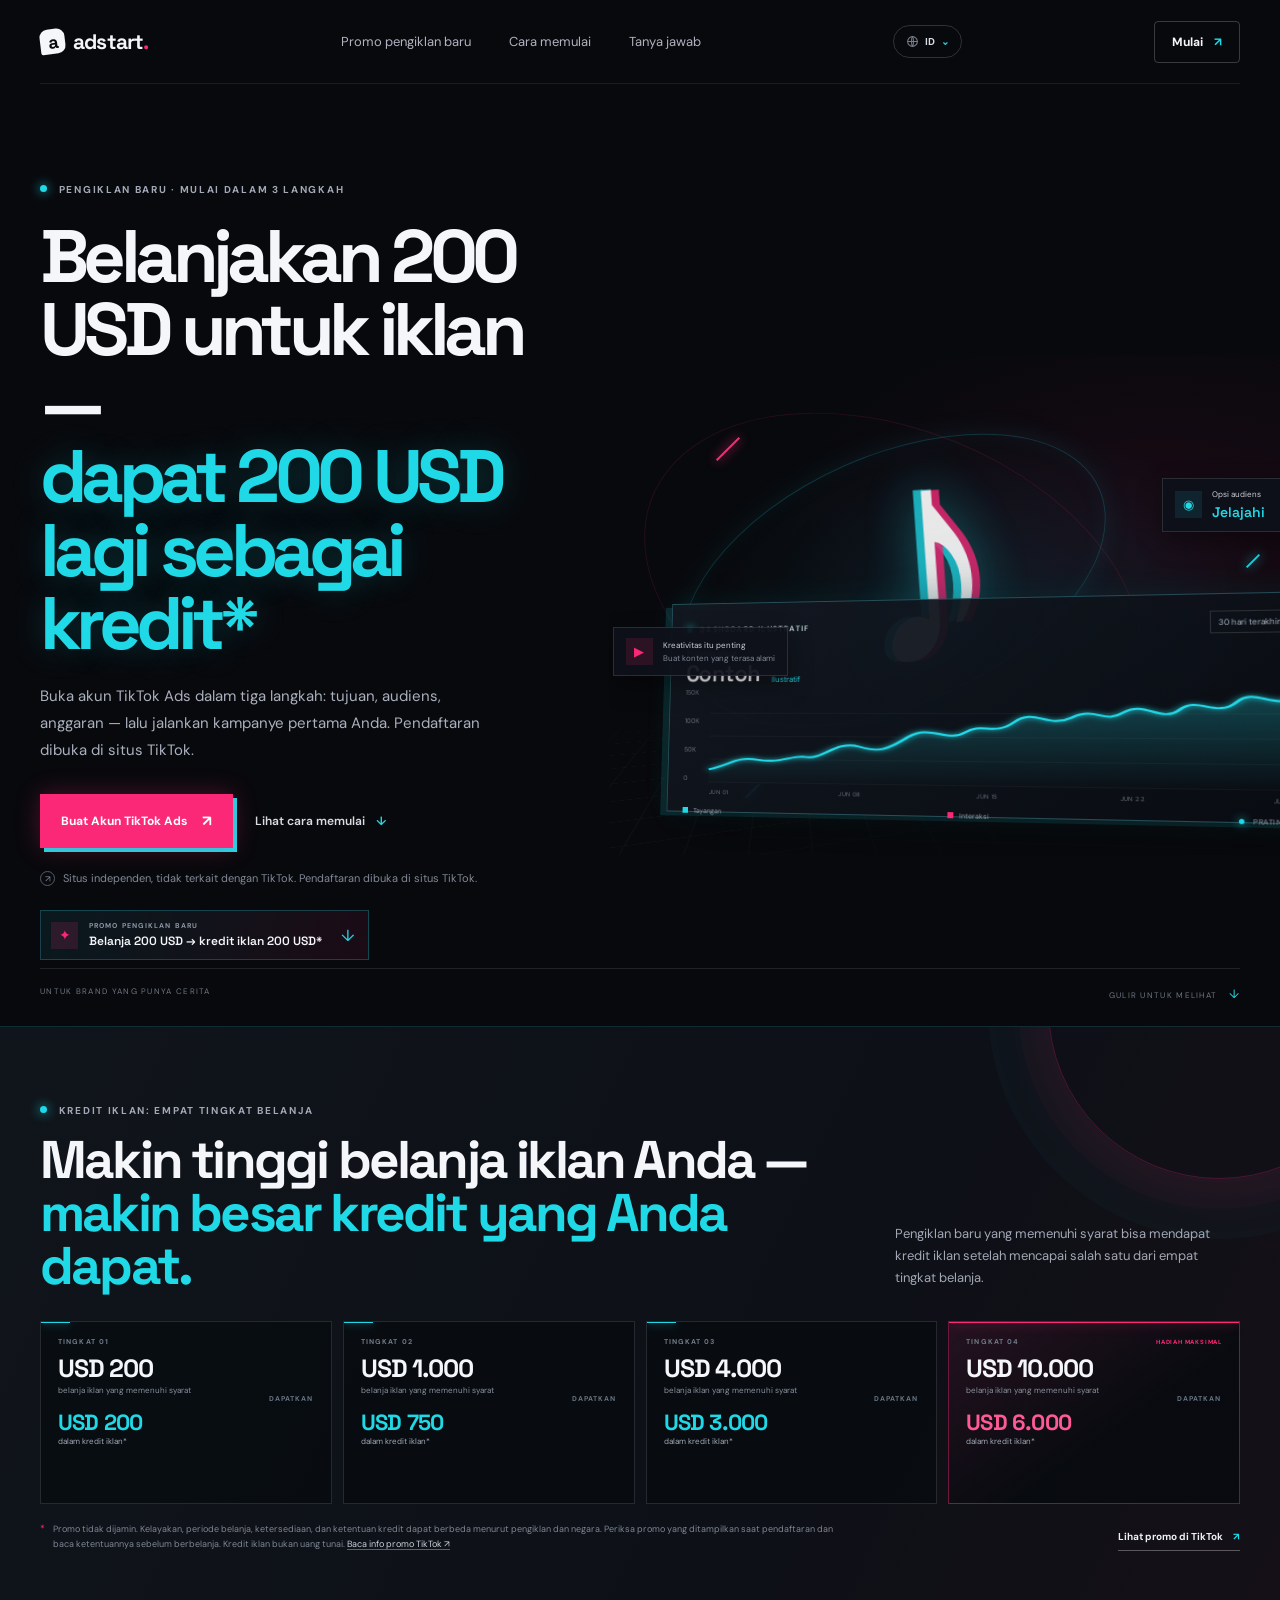
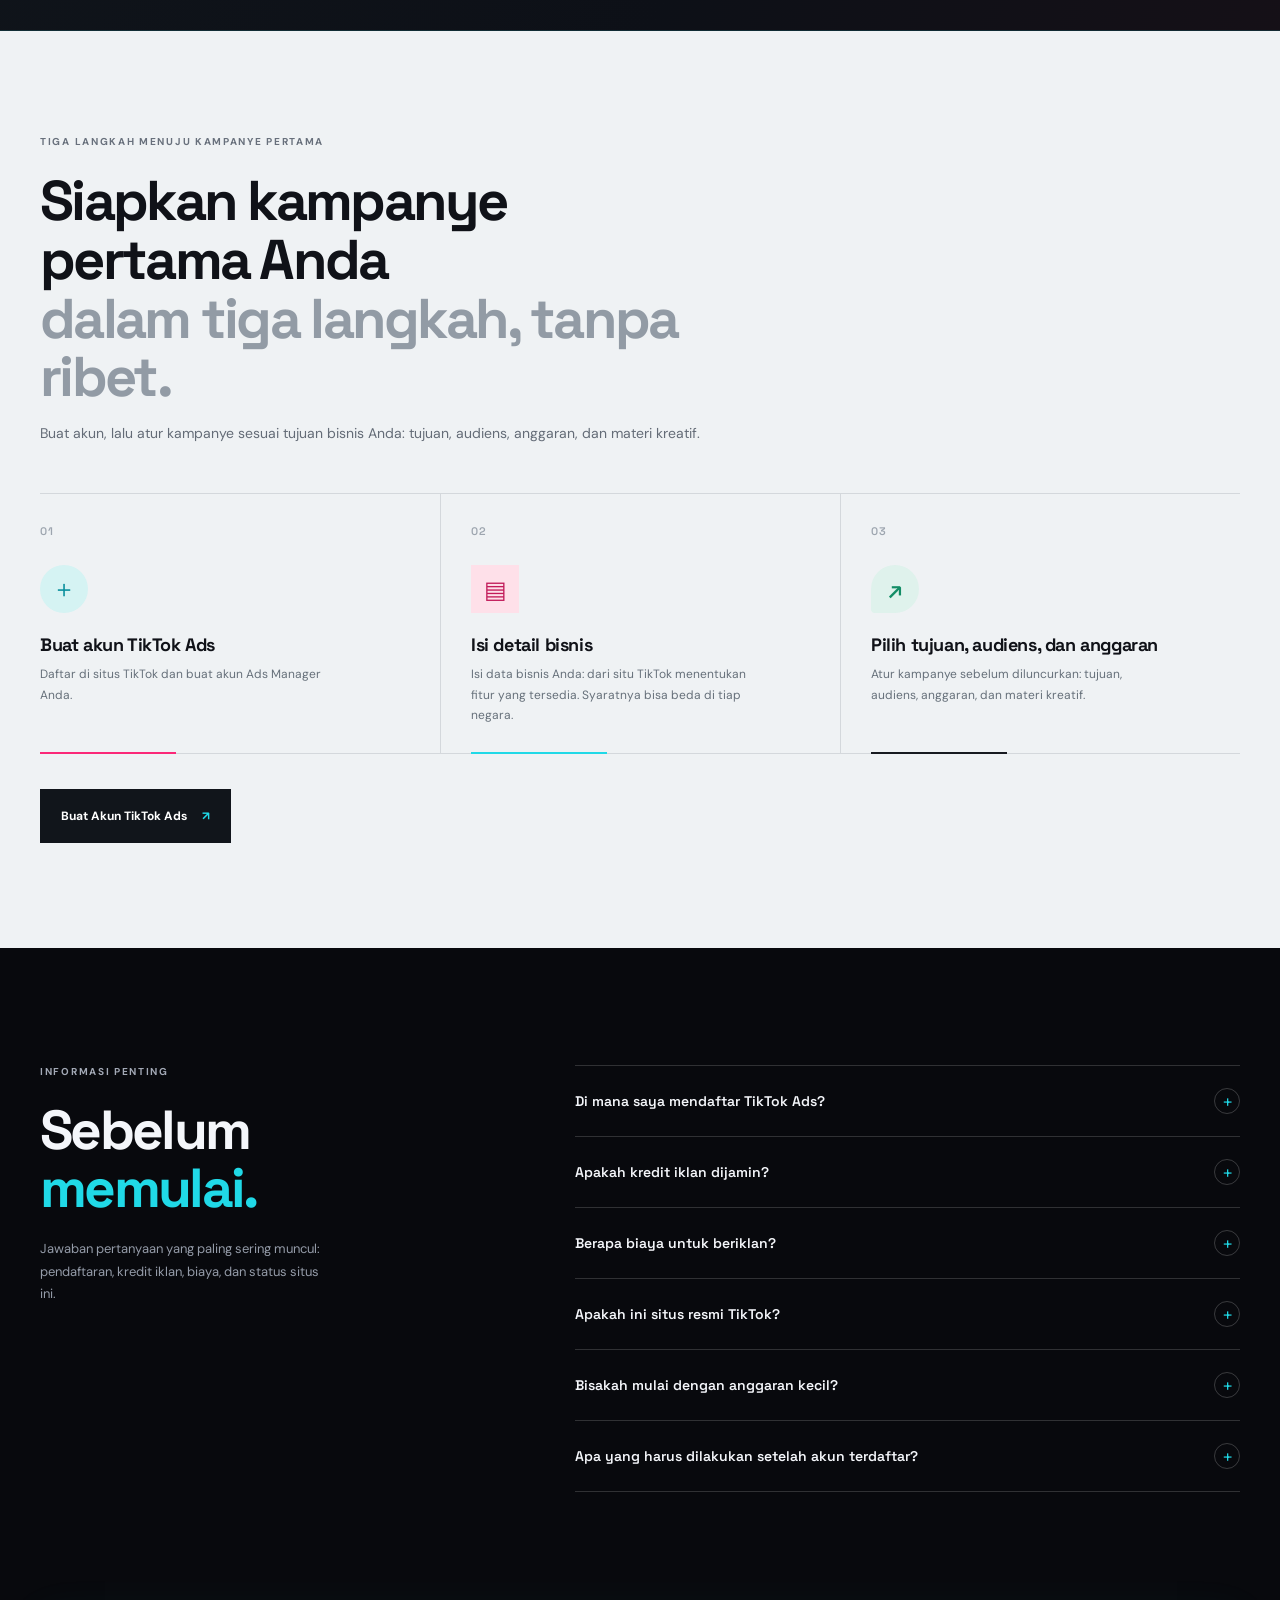
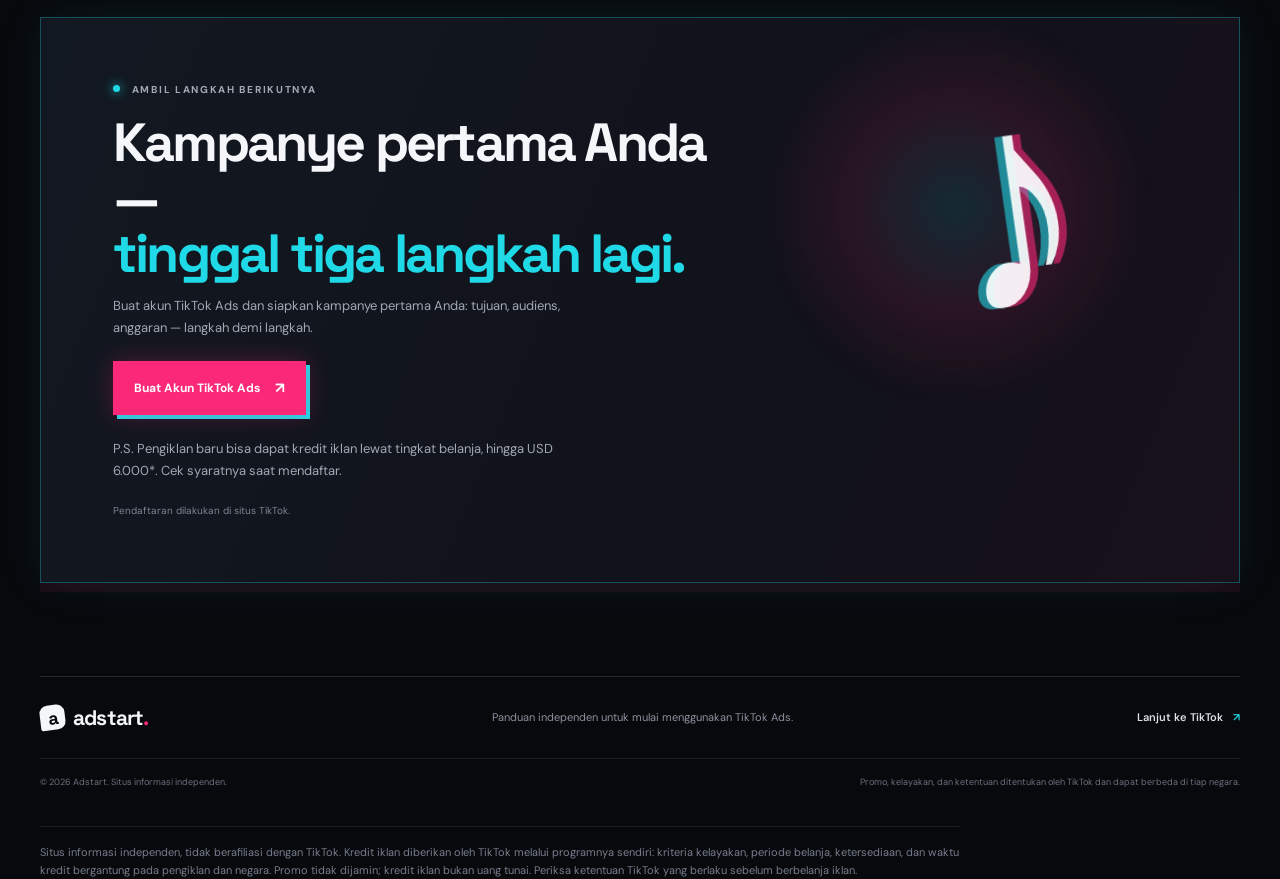
<file: tao/id/index.html>
<!doctype html>
<html lang="id">
  <head>
    <meta charset="utf-8">
    <meta name="viewport" content="width=device-width, initial-scale=1">
    <meta name="theme-color" content="#08090d">
    <meta name="description" content="Buka akun TikTok Ads dalam 3 langkah: tujuan, audiens, anggaran. Pengiklan baru bisa dapat kredit iklan hingga USD 6.000*.">
    <link rel="canonical" href="https://tiktok-ads.online/id/">
    <meta name="robots" content="index, follow, max-snippet:-1, max-image-preview:large, max-video-preview:-1">
    <meta name="googlebot" content="index, follow, max-snippet:-1, max-image-preview:large">
    <link rel="alternate" hreflang="en" href="https://tiktok-ads.online/">
    <link rel="alternate" hreflang="es-MX" href="https://tiktok-ads.online/es-mx/">
    <link rel="alternate" hreflang="id" href="https://tiktok-ads.online/id/">
    <link rel="alternate" hreflang="pt-BR" href="https://tiktok-ads.online/pt-br/">
    <link rel="alternate" hreflang="ru" href="https://tiktok-ads.online/ru/">
    <link rel="alternate" hreflang="x-default" href="https://tiktok-ads.online/">
    <link rel="icon" href="/favicon.svg" type="image/svg+xml">
    <meta name="apple-mobile-web-app-title" content="Adstart">
    <meta property="og:type" content="website">
    <meta property="og:site_name" content="Adstart">
    <meta property="og:locale" content="id_ID">
    <meta property="og:url" content="https://tiktok-ads.online/id/">
    <meta property="og:title" content="Iklan TikTok: buat akun Ads Manager dalam 3 langkah">
    <meta property="og:description" content="Buka akun TikTok Ads dalam 3 langkah: tujuan, audiens, anggaran. Pengiklan baru bisa dapat kredit iklan hingga USD 6.000*.">
    <meta property="og:image" content="https://tiktok-ads.online/assets/og-cover.png">
    <meta property="og:image:type" content="image/png">
    <meta property="og:image:width" content="1200">
    <meta property="og:image:height" content="630">
    <meta name="twitter:card" content="summary_large_image">
    <meta name="twitter:title" content="Iklan TikTok: buat akun Ads Manager dalam 3 langkah">
    <meta name="twitter:description" content="Buka akun TikTok Ads dalam 3 langkah: tujuan, audiens, anggaran. Pengiklan baru bisa dapat kredit iklan hingga USD 6.000*.">
    <meta name="twitter:image" content="https://tiktok-ads.online/assets/og-cover.png">
    <script type="application/ld+json">{
  "@context": "https://schema.org",
  "@graph": [
    {
      "@type": "WebPage",
      "@id": "https://tiktok-ads.online/id/#webpage",
      "url": "https://tiktok-ads.online/id/",
      "name": "Iklan TikTok: buat akun Ads Manager dalam 3 langkah",
      "description": "Buka akun TikTok Ads dalam 3 langkah: tujuan, audiens, anggaran. Pengiklan baru bisa dapat kredit iklan hingga USD 6.000*.",
      "isPartOf": {
        "@id": "https://tiktok-ads.online/#website"
      },
      "inLanguage": "id",
      "datePublished": "2026-09-29",
      "dateModified": "2026-09-30"
    },
    {
      "@type": "HowTo",
      "@id": "https://tiktok-ads.online/id/#howto",
      "name": "Iklan TikTok: buat akun Ads Manager dalam 3 langkah",
      "description": "Buka akun TikTok Ads dalam 3 langkah: tujuan, audiens, anggaran. Pengiklan baru bisa dapat kredit iklan hingga USD 6.000*.",
      "inLanguage": "id",
      "step": [
        {
          "@type": "HowToStep",
          "position": 1,
          "name": "Buat akun TikTok Ads",
          "text": "Daftar di situs TikTok dan buat akun Ads Manager Anda."
        },
        {
          "@type": "HowToStep",
          "position": 2,
          "name": "Isi detail bisnis",
          "text": "Isi data bisnis Anda: dari situ TikTok menentukan fitur yang tersedia. Syaratnya bisa beda di tiap negara."
        },
        {
          "@type": "HowToStep",
          "position": 3,
          "name": "Pilih tujuan, audiens, dan anggaran",
          "text": "Atur kampanye sebelum diluncurkan: tujuan, audiens, anggaran, dan materi kreatif."
        }
      ]
    },
    {
      "@type": "FAQPage",
      "@id": "https://tiktok-ads.online/id/#faq",
      "inLanguage": "id",
      "mainEntity": [
        {
          "@type": "Question",
          "name": "Di mana saya mendaftar TikTok Ads?",
          "acceptedAnswer": {
            "@type": "Answer",
            "text": "Klik tombol «Buat Akun TikTok Ads» di halaman ini — pendaftaran langsung terbuka di situs TikTok."
          }
        },
        {
          "@type": "Question",
          "name": "Apakah kredit iklan dijamin?",
          "acceptedAnswer": {
            "@type": "Answer",
            "text": "Tidak. Promo yang ditampilkan saat pendaftaran beserta ketentuannya yang berlaku. Kelayakan, periode, dan ketersediaan dapat berbeda menurut pengiklan dan negara."
          }
        },
        {
          "@type": "Question",
          "name": "Berapa biaya untuk beriklan?",
          "acceptedAnswer": {
            "@type": "Answer",
            "text": "Biaya tergantung pengaturan dan pilihan yang tersedia untuk akun Anda. Mulai dari anggaran yang nyaman buat Anda, lalu periksa detail penagihan sebelum meluncurkan kampanye."
          }
        },
        {
          "@type": "Question",
          "name": "Apakah ini situs resmi TikTok?",
          "acceptedAnswer": {
            "@type": "Answer",
            "text": "Bukan. Ini adalah halaman informasi independen. Akun, persetujuan, fitur, dan ketersediaan layanan dikelola oleh TikTok."
          }
        },
        {
          "@type": "Question",
          "name": "Bisakah mulai dengan anggaran kecil?",
          "acceptedAnswer": {
            "@type": "Answer",
            "text": "Bisa. Tujuan dan anggaran Anda sendiri yang menentukan, sedangkan promo kredit iklan terikat pada tingkat belanja tertentu. Cek syaratnya saat mendaftar."
          }
        },
        {
          "@type": "Question",
          "name": "Apa yang harus dilakukan setelah akun terdaftar?",
          "acceptedAnswer": {
            "@type": "Answer",
            "text": "Isi data bisnis, pilih tujuan dan audiens, tetapkan anggaran, lalu periksa kampanye sebelum diluncurkan."
          }
        }
      ]
    }
  ]
}</script>
    <title>Iklan TikTok: buat akun Ads Manager dalam 3 langkah</title>
    <link rel="preconnect" href="https://fonts.googleapis.com"><link rel="preconnect" href="https://fonts.gstatic.com" crossorigin>
    <link href="https://fonts.googleapis.com/css2?family=DM+Sans:wght@400;500;600;700&family=Space+Grotesk:wght@500;600;700&display=swap" rel="stylesheet">
    <link rel="stylesheet" href="../styles.css?v=20260930c">
  </head>
  <body>
    <header class="site-header">
      <a class="wordmark" href="../" aria-label="Beranda Adstart"><span class="brand-mark" aria-hidden="true">a</span>adstart<span class="wordmark-dot">.</span></a>
      <nav aria-label="Navigasi utama"><a href="#offer">Promo pengiklan baru</a><a href="#how-it-works">Cara memulai</a><a href="#faq">Tanya jawab</a></nav>
      <details class="language-menu"><summary aria-label="Pilih bahasa">ID <span aria-hidden="true">⌄</span></summary><div class="language-options"><a href="../" lang="en">English</a><a href="../es-mx/" lang="es-MX">Español (México)</a><a href="../pt-br/" lang="pt-BR">Português (Brasil)</a><a href="./" lang="id">Bahasa Indonesia</a><a href="../ru/" lang="ru">Русский</a></div></details>
      <a class="header-cta" href="https://ad.admitad.com/g/077hu89zbvc1a928d35f76e4f989a7/?subid=ttadsonline" target="_blank" rel="noopener noreferrer">Mulai <span aria-hidden="true">↗</span></a>
    </header>
    <main id="top">
      <section class="hero section-wrap">
        <div class="hero-copy"><p class="eyebrow"><span class="status-dot"></span> PENGIKLAN BARU · MULAI DALAM 3 LANGKAH</p><h1>Belanjakan 200 USD untuk iklan —<br><span class="headline-accent">dapat 200 USD lagi sebagai kredit*</span></h1><p class="hero-description">Buka akun TikTok Ads dalam tiga langkah: tujuan, audiens, anggaran — lalu jalankan kampanye pertama Anda. Pendaftaran dibuka di situs TikTok.</p><div class="hero-actions"><a class="button button-primary" href="https://ad.admitad.com/g/077hu89zbvc1a928d35f76e4f989a7/?subid=ttadsonline" target="_blank" rel="noopener noreferrer">Buat Akun TikTok Ads <span aria-hidden="true">↗</span></a><a class="text-link" href="#how-it-works">Lihat cara memulai <span aria-hidden="true">↓</span></a></div><p class="registration-note"><span class="external-icon" aria-hidden="true">↗</span> Situs independen, tidak terkait dengan TikTok. Pendaftaran dibuka di situs TikTok.</p><a class="offer-teaser" href="#offer"><span class="offer-teaser-icon">✦</span><span><b>PROMO PENGIKLAN BARU</b><strong>Belanja 200 USD → kredit iklan 200 USD*</strong></span><span class="offer-teaser-arrow">↓</span></a></div>
        <div class="hero-art" role="img" aria-label="Ilustrasi dasbor iklan digital dengan analitik kampanye"><div class="art-grid"></div><div class="orbit orbit-one"></div><div class="orbit orbit-two"></div><div class="neon-note" aria-hidden="true"><span>♪</span></div><div class="chart-card"><div class="chart-top"><span class="chart-label"><i></i> DASHBOARD ILUSTRATIF</span><span class="chart-period">30 hari terakhir⌄</span></div><div class="metric-row"><div><span class="metric-caption">Pratinjau visual</span><strong>Contoh</strong></div><div class="metric-change">Ilustratif</div></div><div class="chart-area"><div class="chart-y"><span>150K</span><span>100K</span><span>50K</span><span>0</span></div><svg viewBox="0 0 480 150" preserveAspectRatio="none" aria-hidden="true"><defs><linearGradient id="areaFill" x1="0" x2="0" y1="0" y2="1"><stop offset="0" stop-color="#22d9e8" stop-opacity=".26"/><stop offset="1" stop-color="#22d9e8" stop-opacity="0"/></linearGradient><filter id="glow"><feGaussianBlur stdDeviation="4" result="blur"/><feMerge><feMergeNode in="blur"/><feMergeNode in="SourceGraphic"/></feMerge></filter></defs><path class="chart-fill" d="M0 126 C20 119 24 104 44 110 S73 102 87 105 S113 78 132 88 S156 91 174 72 S207 81 221 65 S244 71 261 49 S287 59 307 42 S332 52 348 34 S377 50 391 30 S419 42 434 19 S460 32 480 10 V150 H0Z"/><path class="chart-line" d="M0 126 C20 119 24 104 44 110 S73 102 87 105 S113 78 132 88 S156 91 174 72 S207 81 221 65 S244 71 261 49 S287 59 307 42 S332 52 348 34 S377 50 391 30 S419 42 434 19 S460 32 480 10"/></svg></div><div class="chart-x"><span>JUN 01</span><span>JUN 08</span><span>JUN 15</span><span>JUN 22</span><span>JUN 30</span></div><div class="chart-footer"><span><i class="legend-cyan"></i> Tayangan</span><span><i class="legend-pink"></i> Interaksi</span><span class="live-label"><i></i> PRATINJAU</span></div></div><div class="floating-tag tag-reach"><span class="tag-icon cyan-icon">◉</span><span>Opsi audiens<strong>Jelajahi</strong></span><span class="tag-arrow">↗</span></div><div class="floating-tag tag-creative"><span class="tag-icon pink-icon">▶</span><span>Kreativitas itu penting<small>Buat konten yang terasa alami</small></span></div><div class="spark spark-a"></div><div class="spark spark-b"></div><div class="spark spark-c"></div><span class="art-caption">IDE YANG BERGERAK <span>✳</span></span></div>
        <div class="hero-bottom"><span>UNTUK BRAND YANG PUNYA CERITA</span><span class="scroll-cue">GULIR UNTUK MELIHAT <i>↓</i></span></div>
      </section>
      <section class="offer-section" id="offer"><div class="section-wrap offer-inner"><div class="offer-heading"><div><p class="eyebrow"><span class="status-dot"></span> KREDIT IKLAN: EMPAT TINGKAT BELANJA</p><h2>Makin tinggi belanja iklan Anda —<br><span>makin besar kredit yang Anda dapat.</span></h2></div><p>Pengiklan baru yang memenuhi syarat bisa mendapat kredit iklan setelah mencapai salah satu dari empat tingkat belanja.</p></div><div class="offer-tiers" aria-label="Tingkatan kredit iklan yang mungkin tersedia untuk pengiklan baru">
        <article class="offer-tier"><span class="tier-label">TINGKAT 01</span><strong class="tier-spend">USD 200</strong><span class="tier-action">belanja iklan yang memenuhi syarat</span><span class="tier-plus">DAPATKAN</span><strong class="tier-credit">USD 200</strong><span class="tier-credit-label">dalam kredit iklan*</span></article>
        <article class="offer-tier"><span class="tier-label">TINGKAT 02</span><strong class="tier-spend">USD 1.000</strong><span class="tier-action">belanja iklan yang memenuhi syarat</span><span class="tier-plus">DAPATKAN</span><strong class="tier-credit">USD 750</strong><span class="tier-credit-label">dalam kredit iklan*</span></article>
        <article class="offer-tier"><span class="tier-label">TINGKAT 03</span><strong class="tier-spend">USD 4.000</strong><span class="tier-action">belanja iklan yang memenuhi syarat</span><span class="tier-plus">DAPATKAN</span><strong class="tier-credit">USD 3.000</strong><span class="tier-credit-label">dalam kredit iklan*</span></article>
        <article class="offer-tier offer-tier-featured"><span class="tier-label">TINGKAT 04 <i>HADIAH MAKSIMAL</i></span><strong class="tier-spend">USD 10.000</strong><span class="tier-action">belanja iklan yang memenuhi syarat</span><span class="tier-plus">DAPATKAN</span><strong class="tier-credit">USD 6.000</strong><span class="tier-credit-label">dalam kredit iklan*</span></article>
      </div><div class="offer-footnote"><span>*</span><p>Promo tidak dijamin. Kelayakan, periode belanja, ketersediaan, dan ketentuan kredit dapat berbeda menurut pengiklan dan negara. Periksa promo yang ditampilkan saat pendaftaran dan baca ketentuannya sebelum berbelanja. Kredit iklan bukan uang tunai. <a href="https://ads.tiktok.com/resources/help/article/about-the-incentive-program-for-new-advertisers?lang=id" target="_blank" rel="noopener noreferrer">Baca info promo TikTok ↗</a></p></div><a class="offer-cta" href="https://ad.admitad.com/g/077hu89zbvc1a928d35f76e4f989a7/?subid=ttadsonline" target="_blank" rel="noopener noreferrer">Lihat promo di TikTok <span>↗</span></a></div></section>
      <section class="steps-section" id="how-it-works"><div class="section-wrap"><div class="section-heading"><p class="eyebrow">TIGA LANGKAH MENUJU KAMPANYE PERTAMA</p><h2>Siapkan kampanye pertama Anda<br><span>dalam tiga langkah, tanpa ribet.</span></h2><p>Buat akun, lalu atur kampanye sesuai tujuan bisnis Anda: tujuan, audiens, anggaran, dan materi kreatif.</p></div><div class="steps-grid"><article class="step-card"><span class="step-number">01</span><div class="step-icon account-icon" aria-hidden="true"><span>＋</span></div><h3>Buat akun TikTok Ads</h3><p>Daftar di situs TikTok dan buat akun Ads Manager Anda.</p><span class="step-line"></span></article><article class="step-card"><span class="step-number">02</span><div class="step-icon details-icon" aria-hidden="true"><span>▤</span></div><h3>Isi detail bisnis</h3><p>Isi data bisnis Anda: dari situ TikTok menentukan fitur yang tersedia. Syaratnya bisa beda di tiap negara.</p><span class="step-line"></span></article><article class="step-card"><span class="step-number">03</span><div class="step-icon launch-icon" aria-hidden="true"><span>↗</span></div><h3>Pilih tujuan, audiens, dan anggaran</h3><p>Atur kampanye sebelum diluncurkan: tujuan, audiens, anggaran, dan materi kreatif.</p><span class="step-line"></span></article></div><a class="button button-dark" href="https://ad.admitad.com/g/077hu89zbvc1a928d35f76e4f989a7/?subid=ttadsonline" target="_blank" rel="noopener noreferrer">Buat Akun TikTok Ads <span aria-hidden="true">↗</span></a></div></section>
      <section class="faq-section section-wrap" id="faq"><div class="faq-intro"><p class="eyebrow">INFORMASI PENTING</p><h2>Sebelum<br><span>memulai.</span></h2><p>Jawaban pertanyaan yang paling sering muncul: pendaftaran, kredit iklan, biaya, dan status situs ini.</p></div><div class="faq-list"><details><summary>Di mana saya mendaftar TikTok Ads?<span aria-hidden="true">+</span></summary><p>Klik tombol «Buat Akun TikTok Ads» di halaman ini — pendaftaran langsung terbuka di situs TikTok.</p></details><details><summary>Apakah kredit iklan dijamin?<span aria-hidden="true">+</span></summary><p>Tidak. Promo yang ditampilkan saat pendaftaran beserta ketentuannya yang berlaku. Kelayakan, periode, dan ketersediaan dapat berbeda menurut pengiklan dan negara.</p></details><details><summary>Berapa biaya untuk beriklan?<span aria-hidden="true">+</span></summary><p>Biaya tergantung pengaturan dan pilihan yang tersedia untuk akun Anda. Mulai dari anggaran yang nyaman buat Anda, lalu periksa detail penagihan sebelum meluncurkan kampanye.</p></details><details><summary>Apakah ini situs resmi TikTok?<span aria-hidden="true">+</span></summary><p>Bukan. Ini adalah halaman informasi independen. Akun, persetujuan, fitur, dan ketersediaan layanan dikelola oleh TikTok.</p></details><details><summary>Bisakah mulai dengan anggaran kecil?<span aria-hidden="true">+</span></summary><p>Bisa. Tujuan dan anggaran Anda sendiri yang menentukan, sedangkan promo kredit iklan terikat pada tingkat belanja tertentu. Cek syaratnya saat mendaftar.</p></details><details><summary>Apa yang harus dilakukan setelah akun terdaftar?<span aria-hidden="true">+</span></summary><p>Isi data bisnis, pilih tujuan dan audiens, tetapkan anggaran, lalu periksa kampanye sebelum diluncurkan.</p></details></div></section>
      <section class="final-cta section-wrap"><div class="final-glow" aria-hidden="true"></div><div class="final-copy"><p class="eyebrow"><span class="status-dot"></span> AMBIL LANGKAH BERIKUTNYA</p><h2>Kampanye pertama Anda —<br><span>tinggal tiga langkah lagi.</span></h2><p>Buat akun TikTok Ads dan siapkan kampanye pertama Anda: tujuan, audiens, anggaran — langkah demi langkah.</p><a class="button button-primary" href="https://ad.admitad.com/g/077hu89zbvc1a928d35f76e4f989a7/?subid=ttadsonline" target="_blank" rel="noopener noreferrer">Buat Akun TikTok Ads <span aria-hidden="true">↗</span></a><p class="registration-note">P.S. Pengiklan baru bisa dapat kredit iklan lewat tingkat belanja, hingga USD 6.000*. Cek syaratnya saat mendaftar.</p><small>Pendaftaran dilakukan di situs TikTok.</small></div><div class="final-symbol" aria-hidden="true"><span>♪</span></div></section>
    </main>
    <footer class="site-footer"><div class="footer-top"><a class="wordmark" href="../"><span class="brand-mark" aria-hidden="true">a</span>adstart<span class="wordmark-dot">.</span></a><p>Panduan independen untuk mulai menggunakan TikTok Ads.</p><a class="footer-link" href="https://ad.admitad.com/g/077hu89zbvc1a928d35f76e4f989a7/?subid=ttadsonline" target="_blank" rel="noopener noreferrer">Lanjut ke TikTok <span>↗</span></a></div><div class="footer-bottom"><span>© 2026 Adstart. Situs informasi independen.</span><span>Promo, kelayakan, dan ketentuan ditentukan oleh TikTok dan dapat berbeda di tiap negara.</span></div><p class="footer-disclaimer">Situs informasi independen, tidak berafiliasi dengan TikTok. Kredit iklan diberikan oleh TikTok melalui programnya sendiri: kriteria kelayakan, periode belanja, ketersediaan, dan waktu kredit bergantung pada pengiklan dan negara. Promo tidak dijamin; kredit iklan bukan uang tunai. Periksa ketentuan TikTok yang berlaku sebelum berbelanja iklan.</p></footer>
  </body>
</html>
</file>
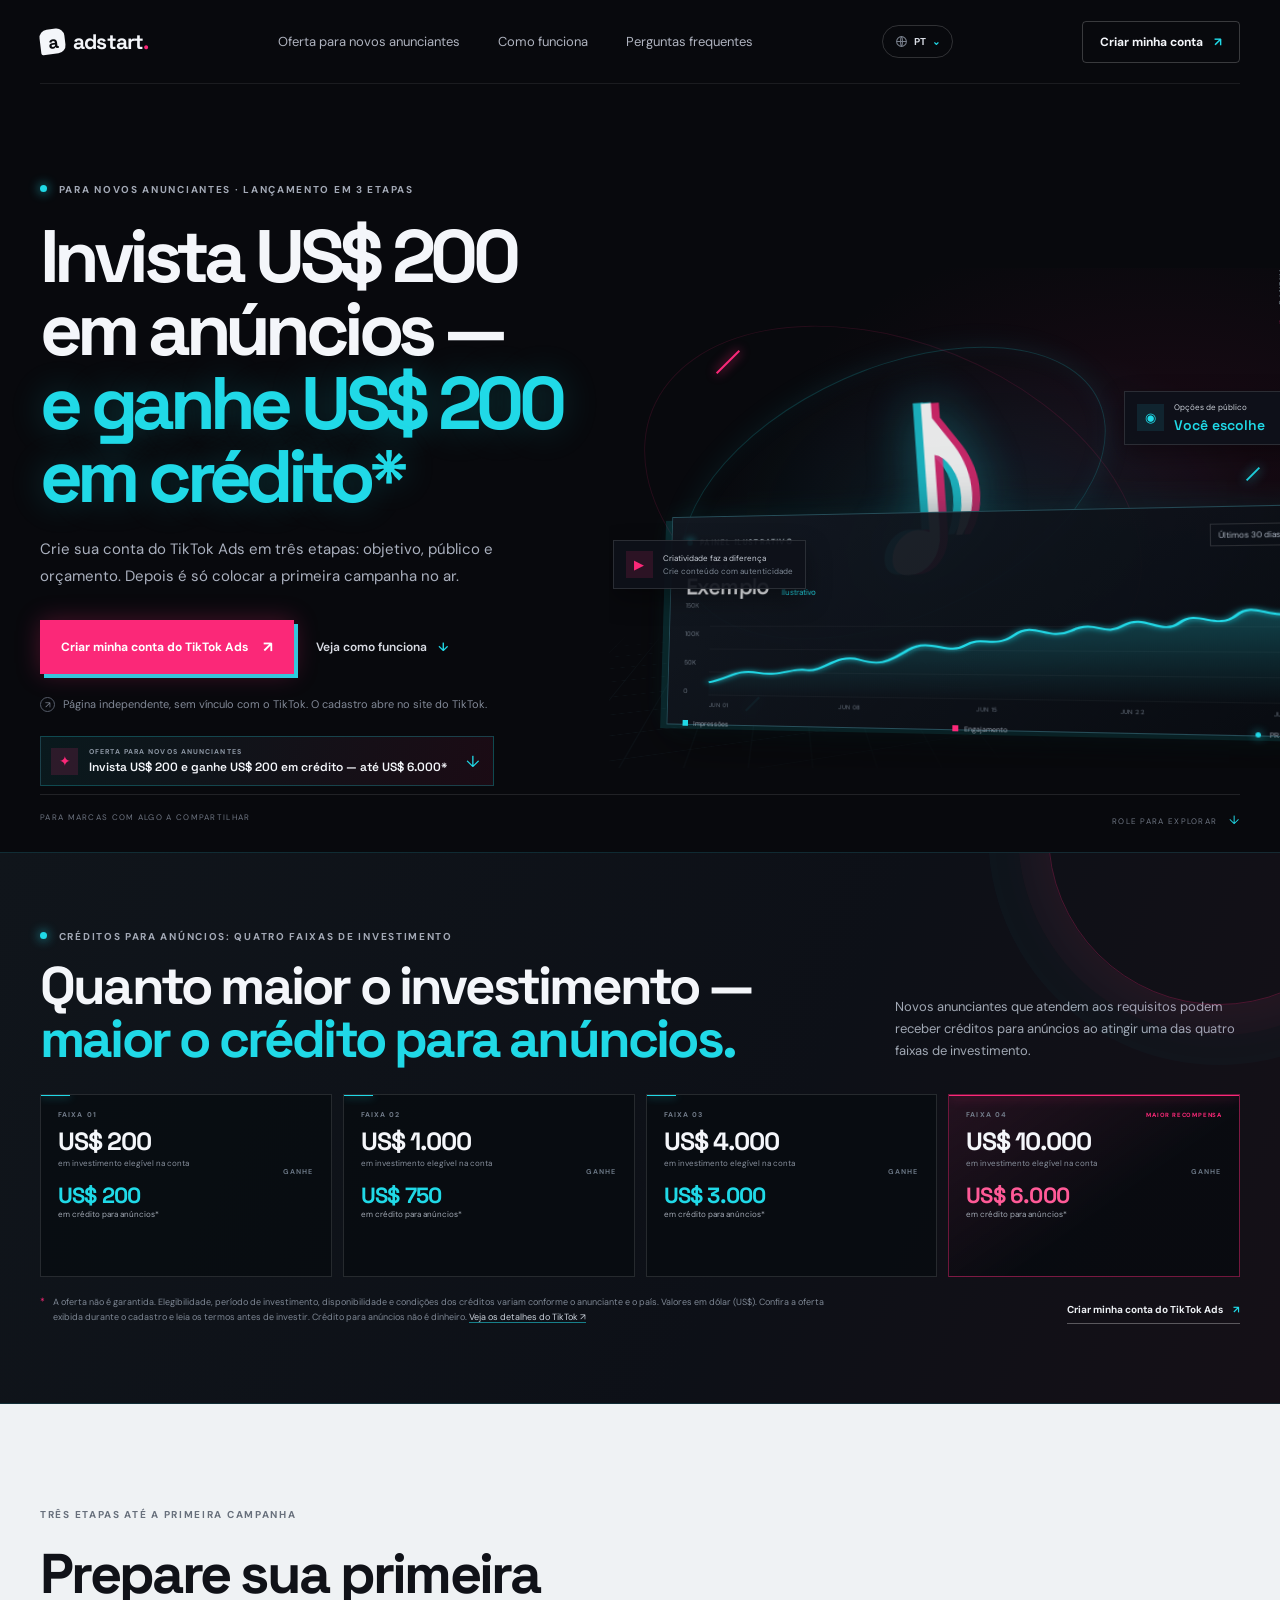
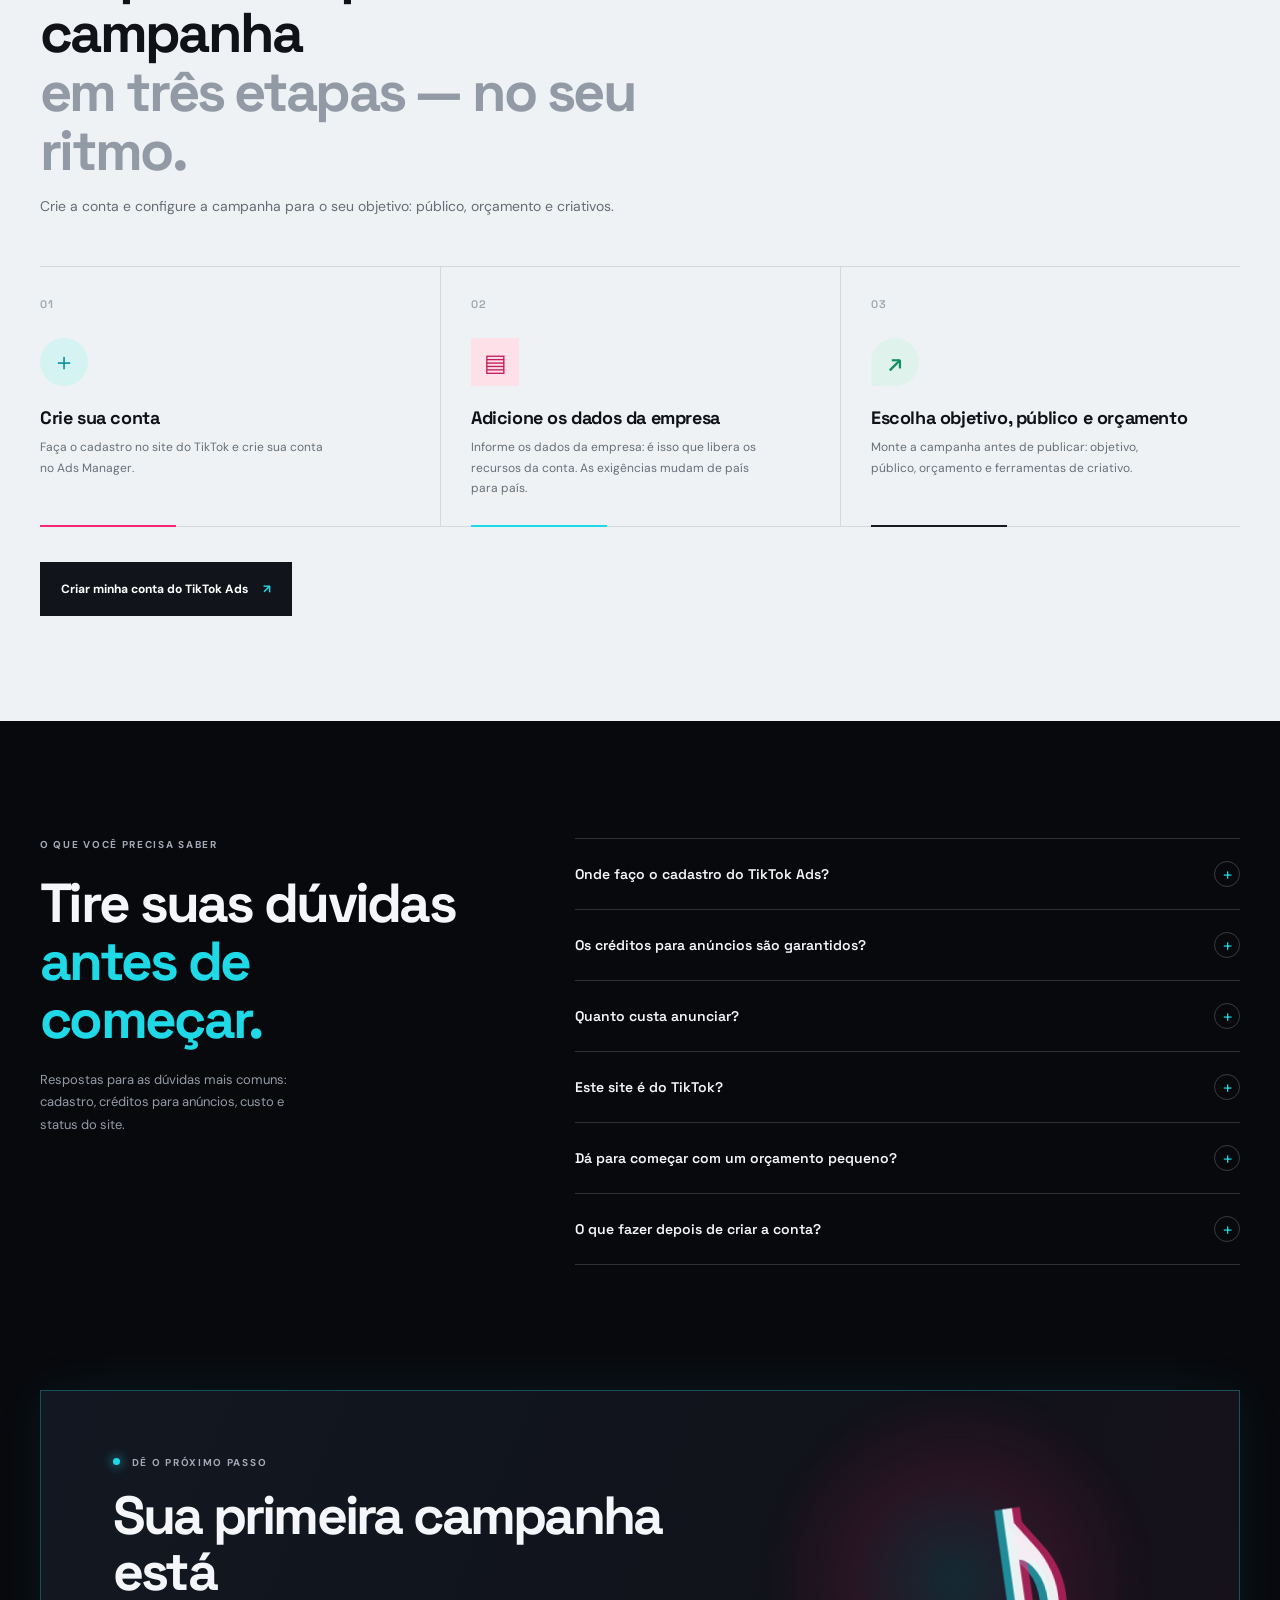
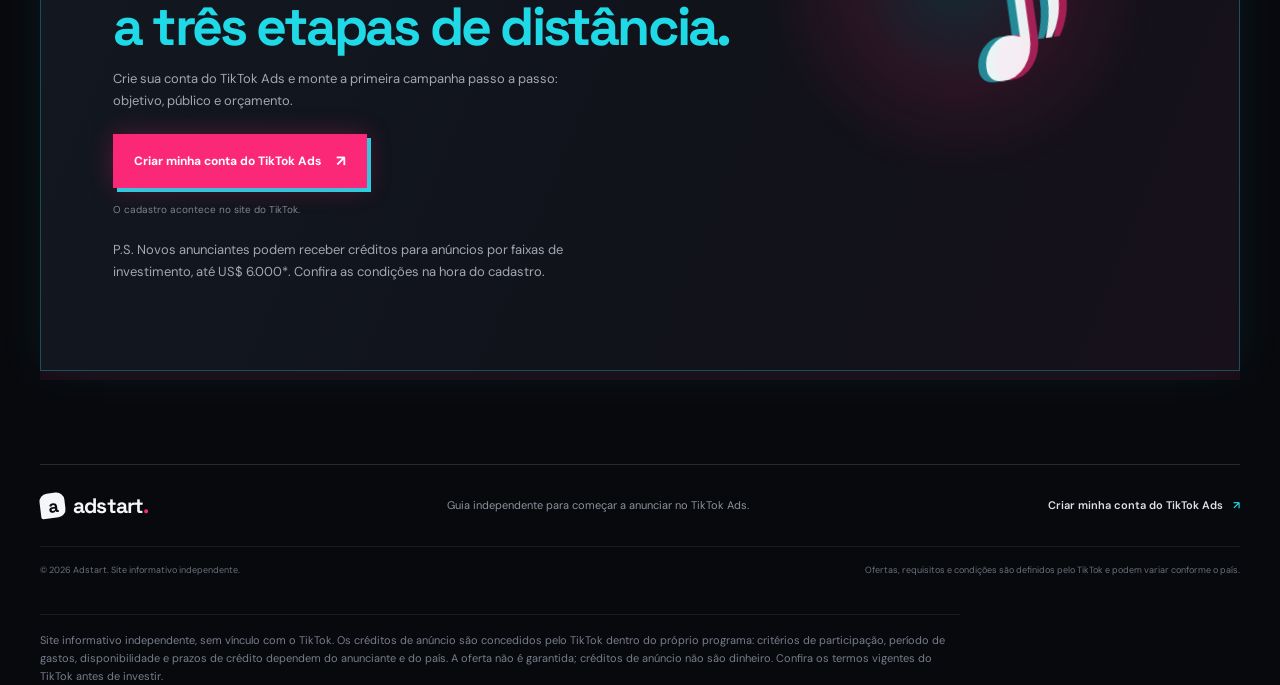
<file: tao/pt-br/index.html>
<!doctype html>
<html lang="pt-BR">
  <head>
    <meta charset="utf-8">
    <meta name="viewport" content="width=device-width, initial-scale=1">
    <meta name="theme-color" content="#08090d">
    <meta name="description" content="Crie sua conta do TikTok Ads em 3 etapas: objetivo, público e orçamento. Novos anunciantes podem ganhar até US$ 6.000 em créditos*.">
    <link rel="canonical" href="https://tiktok-ads.online/pt-br/">
    <meta name="robots" content="index, follow, max-snippet:-1, max-image-preview:large, max-video-preview:-1">
    <meta name="googlebot" content="index, follow, max-snippet:-1, max-image-preview:large">
    <link rel="alternate" hreflang="en" href="https://tiktok-ads.online/">
    <link rel="alternate" hreflang="es-MX" href="https://tiktok-ads.online/es-mx/">
    <link rel="alternate" hreflang="id" href="https://tiktok-ads.online/id/">
    <link rel="alternate" hreflang="pt-BR" href="https://tiktok-ads.online/pt-br/">
    <link rel="alternate" hreflang="ru" href="https://tiktok-ads.online/ru/">
    <link rel="alternate" hreflang="x-default" href="https://tiktok-ads.online/">
    <link rel="icon" href="/favicon.svg" type="image/svg+xml">
    <meta name="apple-mobile-web-app-title" content="Adstart">
    <meta property="og:type" content="website">
    <meta property="og:site_name" content="Adstart">
    <meta property="og:locale" content="pt_BR">
    <meta property="og:url" content="https://tiktok-ads.online/pt-br/">
    <meta property="og:title" content="Anúncios no TikTok: crie sua conta no Ads Manager em 3 etapas">
    <meta property="og:description" content="Crie sua conta do TikTok Ads em 3 etapas: objetivo, público e orçamento. Novos anunciantes podem ganhar até US$ 6.000 em créditos*.">
    <meta property="og:image" content="https://tiktok-ads.online/assets/og-cover.png">
    <meta property="og:image:type" content="image/png">
    <meta property="og:image:width" content="1200">
    <meta property="og:image:height" content="630">
    <meta name="twitter:card" content="summary_large_image">
    <meta name="twitter:title" content="Anúncios no TikTok: crie sua conta no Ads Manager em 3 etapas">
    <meta name="twitter:description" content="Crie sua conta do TikTok Ads em 3 etapas: objetivo, público e orçamento. Novos anunciantes podem ganhar até US$ 6.000 em créditos*.">
    <meta name="twitter:image" content="https://tiktok-ads.online/assets/og-cover.png">
    <script type="application/ld+json">{
  "@context": "https://schema.org",
  "@graph": [
    {
      "@type": "WebPage",
      "@id": "https://tiktok-ads.online/pt-br/#webpage",
      "url": "https://tiktok-ads.online/pt-br/",
      "name": "Anúncios no TikTok: crie sua conta no Ads Manager em 3 etapas",
      "description": "Crie sua conta do TikTok Ads em 3 etapas: objetivo, público e orçamento. Novos anunciantes podem ganhar até US$ 6.000 em créditos*.",
      "isPartOf": {
        "@id": "https://tiktok-ads.online/#website"
      },
      "inLanguage": "pt-BR",
      "datePublished": "2026-09-29",
      "dateModified": "2026-09-30"
    },
    {
      "@type": "HowTo",
      "@id": "https://tiktok-ads.online/pt-br/#howto",
      "name": "Anúncios no TikTok: crie sua conta no Ads Manager em 3 etapas",
      "description": "Crie sua conta do TikTok Ads em 3 etapas: objetivo, público e orçamento. Novos anunciantes podem ganhar até US$ 6.000 em créditos*.",
      "inLanguage": "pt-BR",
      "step": [
        {
          "@type": "HowToStep",
          "position": 1,
          "name": "Crie sua conta",
          "text": "Faça o cadastro no site do TikTok e crie sua conta no Ads Manager."
        },
        {
          "@type": "HowToStep",
          "position": 2,
          "name": "Adicione os dados da empresa",
          "text": "Informe os dados da empresa: é isso que libera os recursos da conta. As exigências mudam de país para país."
        },
        {
          "@type": "HowToStep",
          "position": 3,
          "name": "Escolha objetivo, público e orçamento",
          "text": "Monte a campanha antes de publicar: objetivo, público, orçamento e ferramentas de criativo."
        }
      ]
    },
    {
      "@type": "FAQPage",
      "@id": "https://tiktok-ads.online/pt-br/#faq",
      "inLanguage": "pt-BR",
      "mainEntity": [
        {
          "@type": "Question",
          "name": "Onde faço o cadastro do TikTok Ads?",
          "acceptedAnswer": {
            "@type": "Answer",
            "text": "Clique em qualquer botão desta página: o cadastro abre direto no site do TikTok."
          }
        },
        {
          "@type": "Question",
          "name": "Os créditos para anúncios são garantidos?",
          "acceptedAnswer": {
            "@type": "Answer",
            "text": "Não. A oferta exibida durante o cadastro e seus termos são os que valem. Os requisitos, prazos e a disponibilidade podem variar conforme o anunciante e o país."
          }
        },
        {
          "@type": "Question",
          "name": "Quanto custa anunciar?",
          "acceptedAnswer": {
            "@type": "Answer",
            "text": "O custo depende das configurações e das opções da sua conta. Comece com um orçamento que caiba no seu bolso e confira os dados de cobrança no TikTok Ads Manager antes de publicar."
          }
        },
        {
          "@type": "Question",
          "name": "Este site é do TikTok?",
          "acceptedAnswer": {
            "@type": "Answer",
            "text": "Não. Esta é uma página informativa independente. O TikTok administra as contas, aprovações, recursos e disponibilidade dos serviços."
          }
        },
        {
          "@type": "Question",
          "name": "Dá para começar com um orçamento pequeno?",
          "acceptedAnswer": {
            "@type": "Answer",
            "text": "Dá. Você define o objetivo e o orçamento da campanha, e as faixas de crédito para anúncios começam em US$ 200 de investimento elegível. Confira as condições na hora do cadastro."
          }
        },
        {
          "@type": "Question",
          "name": "O que fazer depois de criar a conta?",
          "acceptedAnswer": {
            "@type": "Answer",
            "text": "Informe os dados da empresa, escolha o objetivo e o público, defina o orçamento e revise a campanha antes de publicar."
          }
        }
      ]
    }
  ]
}</script>
    <title>Anúncios no TikTok: crie sua conta no Ads Manager em 3 etapas</title>
    <link rel="preconnect" href="https://fonts.googleapis.com"><link rel="preconnect" href="https://fonts.gstatic.com" crossorigin>
    <link href="https://fonts.googleapis.com/css2?family=DM+Sans:wght@400;500;600;700&family=Space+Grotesk:wght@500;600;700&display=swap" rel="stylesheet">
    <link rel="stylesheet" href="../styles.css?v=20260930c">
  </head>
  <body>
    <header class="site-header">
      <a class="wordmark" href="../" aria-label="Página inicial da Adstart"><span class="brand-mark" aria-hidden="true">a</span>adstart<span class="wordmark-dot">.</span></a>
      <nav aria-label="Navegação principal"><a href="#offer">Oferta para novos anunciantes</a><a href="#how-it-works">Como funciona</a><a href="#faq">Perguntas frequentes</a></nav>
      <details class="language-menu"><summary aria-label="Escolher idioma">PT <span aria-hidden="true">⌄</span></summary><div class="language-options"><a href="../" lang="en">English</a><a href="../es-mx/" lang="es-MX">Español (México)</a><a href="./" lang="pt-BR">Português (Brasil)</a><a href="../id/" lang="id">Bahasa Indonesia</a><a href="../ru/" lang="ru">Русский</a></div></details>
      <a class="header-cta" href="https://ad.admitad.com/g/077hu89zbvc1a928d35f76e4f989a7/?subid=ttadsonline" target="_blank" rel="noopener noreferrer">Criar minha conta <span aria-hidden="true">↗</span></a>
    </header>
    <main id="top">
      <section class="hero section-wrap">
        <div class="hero-copy"><p class="eyebrow"><span class="status-dot"></span> PARA NOVOS ANUNCIANTES · LANÇAMENTO EM 3 ETAPAS</p><h1>Invista US$ 200 em anúncios —<br><span class="headline-accent">e ganhe US$ 200 em crédito*</span></h1><p class="hero-description">Crie sua conta do TikTok Ads em três etapas: objetivo, público e orçamento. Depois é só colocar a primeira campanha no ar.</p><div class="hero-actions"><a class="button button-primary" href="https://ad.admitad.com/g/077hu89zbvc1a928d35f76e4f989a7/?subid=ttadsonline" target="_blank" rel="noopener noreferrer">Criar minha conta do TikTok Ads <span aria-hidden="true">↗</span></a><a class="text-link" href="#how-it-works">Veja como funciona <span aria-hidden="true">↓</span></a></div><p class="registration-note"><span class="external-icon" aria-hidden="true">↗</span> Página independente, sem vínculo com o TikTok. O cadastro abre no site do TikTok.</p><a class="offer-teaser" href="#offer"><span class="offer-teaser-icon">✦</span><span><b>OFERTA PARA NOVOS ANUNCIANTES</b><strong>Invista US$ 200 e ganhe US$ 200 em crédito — até US$ 6.000*</strong></span><span class="offer-teaser-arrow">↓</span></a></div>
        <div class="hero-art" role="img" aria-label="Ilustração de um painel de anúncios digitais com dados de campanha"><div class="art-grid"></div><div class="orbit orbit-one"></div><div class="orbit orbit-two"></div><div class="neon-note" aria-hidden="true"><span>♪</span></div><div class="chart-card"><div class="chart-top"><span class="chart-label"><i></i> PAINEL ILUSTRATIVO</span><span class="chart-period">Últimos 30 dias⌄</span></div><div class="metric-row"><div><span class="metric-caption">Prévia visual</span><strong>Exemplo</strong></div><div class="metric-change">Ilustrativo</div></div><div class="chart-area"><div class="chart-y"><span>150K</span><span>100K</span><span>50K</span><span>0</span></div><svg viewBox="0 0 480 150" preserveAspectRatio="none" aria-hidden="true"><defs><linearGradient id="areaFill" x1="0" x2="0" y1="0" y2="1"><stop offset="0" stop-color="#22d9e8" stop-opacity=".26"/><stop offset="1" stop-color="#22d9e8" stop-opacity="0"/></linearGradient><filter id="glow"><feGaussianBlur stdDeviation="4" result="blur"/><feMerge><feMergeNode in="blur"/><feMergeNode in="SourceGraphic"/></feMerge></filter></defs><path class="chart-fill" d="M0 126 C20 119 24 104 44 110 S73 102 87 105 S113 78 132 88 S156 91 174 72 S207 81 221 65 S244 71 261 49 S287 59 307 42 S332 52 348 34 S377 50 391 30 S419 42 434 19 S460 32 480 10 V150 H0Z"/><path class="chart-line" d="M0 126 C20 119 24 104 44 110 S73 102 87 105 S113 78 132 88 S156 91 174 72 S207 81 221 65 S244 71 261 49 S287 59 307 42 S332 52 348 34 S377 50 391 30 S419 42 434 19 S460 32 480 10"/></svg></div><div class="chart-x"><span>JUN 01</span><span>JUN 08</span><span>JUN 15</span><span>JUN 22</span><span>JUN 30</span></div><div class="chart-footer"><span><i class="legend-cyan"></i> Impressões</span><span><i class="legend-pink"></i> Engajamento</span><span class="live-label"><i></i> PRÉVIA</span></div></div><div class="floating-tag tag-reach"><span class="tag-icon cyan-icon">◉</span><span>Opções de público<strong>Você escolhe</strong></span><span class="tag-arrow">↗</span></div><div class="floating-tag tag-creative"><span class="tag-icon pink-icon">▶</span><span>Criatividade faz a diferença<small>Crie conteúdo com autenticidade</small></span></div><div class="spark spark-a"></div><div class="spark spark-b"></div><div class="spark spark-c"></div><span class="art-caption">IDEIAS EM MOVIMENTO <span>✳</span></span></div>
        <div class="hero-bottom"><span>PARA MARCAS COM ALGO A COMPARTILHAR</span><span class="scroll-cue">ROLE PARA EXPLORAR <i>↓</i></span></div>
      </section>
      <section class="offer-section" id="offer"><div class="section-wrap offer-inner"><div class="offer-heading"><div><p class="eyebrow"><span class="status-dot"></span> CRÉDITOS PARA ANÚNCIOS: QUATRO FAIXAS DE INVESTIMENTO</p><h2>Quanto maior o investimento —<br><span>maior o crédito para anúncios.</span></h2></div><p>Novos anunciantes que atendem aos requisitos podem receber créditos para anúncios ao atingir uma das quatro faixas de investimento.</p></div><div class="offer-tiers" aria-label="Possíveis faixas de crédito para novos anunciantes">
        <article class="offer-tier"><span class="tier-label">FAIXA 01</span><strong class="tier-spend">US$ 200</strong><span class="tier-action">em investimento elegível na conta</span><span class="tier-plus">GANHE</span><strong class="tier-credit">US$ 200</strong><span class="tier-credit-label">em crédito para anúncios*</span></article>
        <article class="offer-tier"><span class="tier-label">FAIXA 02</span><strong class="tier-spend">US$ 1.000</strong><span class="tier-action">em investimento elegível na conta</span><span class="tier-plus">GANHE</span><strong class="tier-credit">US$ 750</strong><span class="tier-credit-label">em crédito para anúncios*</span></article>
        <article class="offer-tier"><span class="tier-label">FAIXA 03</span><strong class="tier-spend">US$ 4.000</strong><span class="tier-action">em investimento elegível na conta</span><span class="tier-plus">GANHE</span><strong class="tier-credit">US$ 3.000</strong><span class="tier-credit-label">em crédito para anúncios*</span></article>
        <article class="offer-tier offer-tier-featured"><span class="tier-label">FAIXA 04 <i>MAIOR RECOMPENSA</i></span><strong class="tier-spend">US$ 10.000</strong><span class="tier-action">em investimento elegível na conta</span><span class="tier-plus">GANHE</span><strong class="tier-credit">US$ 6.000</strong><span class="tier-credit-label">em crédito para anúncios*</span></article>
      </div><div class="offer-footnote"><span>*</span><p>A oferta não é garantida. Elegibilidade, período de investimento, disponibilidade e condições dos créditos variam conforme o anunciante e o país. Valores em dólar (US$). Confira a oferta exibida durante o cadastro e leia os termos antes de investir. Crédito para anúncios não é dinheiro. <a href="https://ads.tiktok.com/resources/help/article/about-the-incentive-program-for-new-advertisers?lang=pt" target="_blank" rel="noopener noreferrer">Veja os detalhes do TikTok ↗</a></p></div><a class="offer-cta" href="https://ad.admitad.com/g/077hu89zbvc1a928d35f76e4f989a7/?subid=ttadsonline" target="_blank" rel="noopener noreferrer">Criar minha conta do TikTok Ads <span>↗</span></a></div></section>
      <section class="steps-section" id="how-it-works"><div class="section-wrap"><div class="section-heading"><p class="eyebrow">TRÊS ETAPAS ATÉ A PRIMEIRA CAMPANHA</p><h2>Prepare sua primeira campanha<br><span>em três etapas — no seu ritmo.</span></h2><p>Crie a conta e configure a campanha para o seu objetivo: público, orçamento e criativos.</p></div><div class="steps-grid"><article class="step-card"><span class="step-number">01</span><div class="step-icon account-icon" aria-hidden="true"><span>＋</span></div><h3>Crie sua conta</h3><p>Faça o cadastro no site do TikTok e crie sua conta no Ads Manager.</p><span class="step-line"></span></article><article class="step-card"><span class="step-number">02</span><div class="step-icon details-icon" aria-hidden="true"><span>▤</span></div><h3>Adicione os dados da empresa</h3><p>Informe os dados da empresa: é isso que libera os recursos da conta. As exigências mudam de país para país.</p><span class="step-line"></span></article><article class="step-card"><span class="step-number">03</span><div class="step-icon launch-icon" aria-hidden="true"><span>↗</span></div><h3>Escolha objetivo, público e orçamento</h3><p>Monte a campanha antes de publicar: objetivo, público, orçamento e ferramentas de criativo.</p><span class="step-line"></span></article></div><a class="button button-dark" href="https://ad.admitad.com/g/077hu89zbvc1a928d35f76e4f989a7/?subid=ttadsonline" target="_blank" rel="noopener noreferrer">Criar minha conta do TikTok Ads <span aria-hidden="true">↗</span></a></div></section>
      <section class="faq-section section-wrap" id="faq"><div class="faq-intro"><p class="eyebrow">O QUE VOCÊ PRECISA SABER</p><h2>Tire suas dúvidas<br><span>antes de começar.</span></h2><p>Respostas para as dúvidas mais comuns: cadastro, créditos para anúncios, custo e status do site.</p></div><div class="faq-list"><details><summary>Onde faço o cadastro do TikTok Ads?<span aria-hidden="true">+</span></summary><p>Clique em qualquer botão desta página: o cadastro abre direto no site do TikTok.</p></details><details><summary>Os créditos para anúncios são garantidos?<span aria-hidden="true">+</span></summary><p>Não. A oferta exibida durante o cadastro e seus termos são os que valem. Os requisitos, prazos e a disponibilidade podem variar conforme o anunciante e o país.</p></details><details><summary>Quanto custa anunciar?<span aria-hidden="true">+</span></summary><p>O custo depende das configurações e das opções da sua conta. Comece com um orçamento que caiba no seu bolso e confira os dados de cobrança no TikTok Ads Manager antes de publicar.</p></details><details><summary>Este site é do TikTok?<span aria-hidden="true">+</span></summary><p>Não. Esta é uma página informativa independente. O TikTok administra as contas, aprovações, recursos e disponibilidade dos serviços.</p></details><details><summary>Dá para começar com um orçamento pequeno?<span aria-hidden="true">+</span></summary><p>Dá. Você define o objetivo e o orçamento da campanha, e as faixas de crédito para anúncios começam em US$ 200 de investimento elegível. Confira as condições na hora do cadastro.</p></details><details><summary>O que fazer depois de criar a conta?<span aria-hidden="true">+</span></summary><p>Informe os dados da empresa, escolha o objetivo e o público, defina o orçamento e revise a campanha antes de publicar.</p></details></div></section>
      <section class="final-cta section-wrap"><div class="final-glow" aria-hidden="true"></div><div class="final-copy"><p class="eyebrow"><span class="status-dot"></span> DÊ O PRÓXIMO PASSO</p><h2>Sua primeira campanha está<br><span>a três etapas de distância.</span></h2><p>Crie sua conta do TikTok Ads e monte a primeira campanha passo a passo: objetivo, público e orçamento.</p><a class="button button-primary" href="https://ad.admitad.com/g/077hu89zbvc1a928d35f76e4f989a7/?subid=ttadsonline" target="_blank" rel="noopener noreferrer">Criar minha conta do TikTok Ads <span aria-hidden="true">↗</span></a><small>O cadastro acontece no site do TikTok.</small><p class="registration-note">P.S. Novos anunciantes podem receber créditos para anúncios por faixas de investimento, até US$ 6.000*. Confira as condições na hora do cadastro.</p></div><div class="final-symbol" aria-hidden="true"><span>♪</span></div></section>
    </main>
    <footer class="site-footer"><div class="footer-top"><a class="wordmark" href="../"><span class="brand-mark" aria-hidden="true">a</span>adstart<span class="wordmark-dot">.</span></a><p>Guia independente para começar a anunciar no TikTok Ads.</p><a class="footer-link" href="https://ad.admitad.com/g/077hu89zbvc1a928d35f76e4f989a7/?subid=ttadsonline" target="_blank" rel="noopener noreferrer">Criar minha conta do TikTok Ads <span>↗</span></a></div><div class="footer-bottom"><span>© 2026 Adstart. Site informativo independente.</span><span>Ofertas, requisitos e condições são definidos pelo TikTok e podem variar conforme o país.</span></div><p class="footer-disclaimer">Site informativo independente, sem vínculo com o TikTok. Os créditos de anúncio são concedidos pelo TikTok dentro do próprio programa: critérios de participação, período de gastos, disponibilidade e prazos de crédito dependem do anunciante e do país. A oferta não é garantida; créditos de anúncio não são dinheiro. Confira os termos vigentes do TikTok antes de investir.</p></footer>
  </body>
</html>
</file>
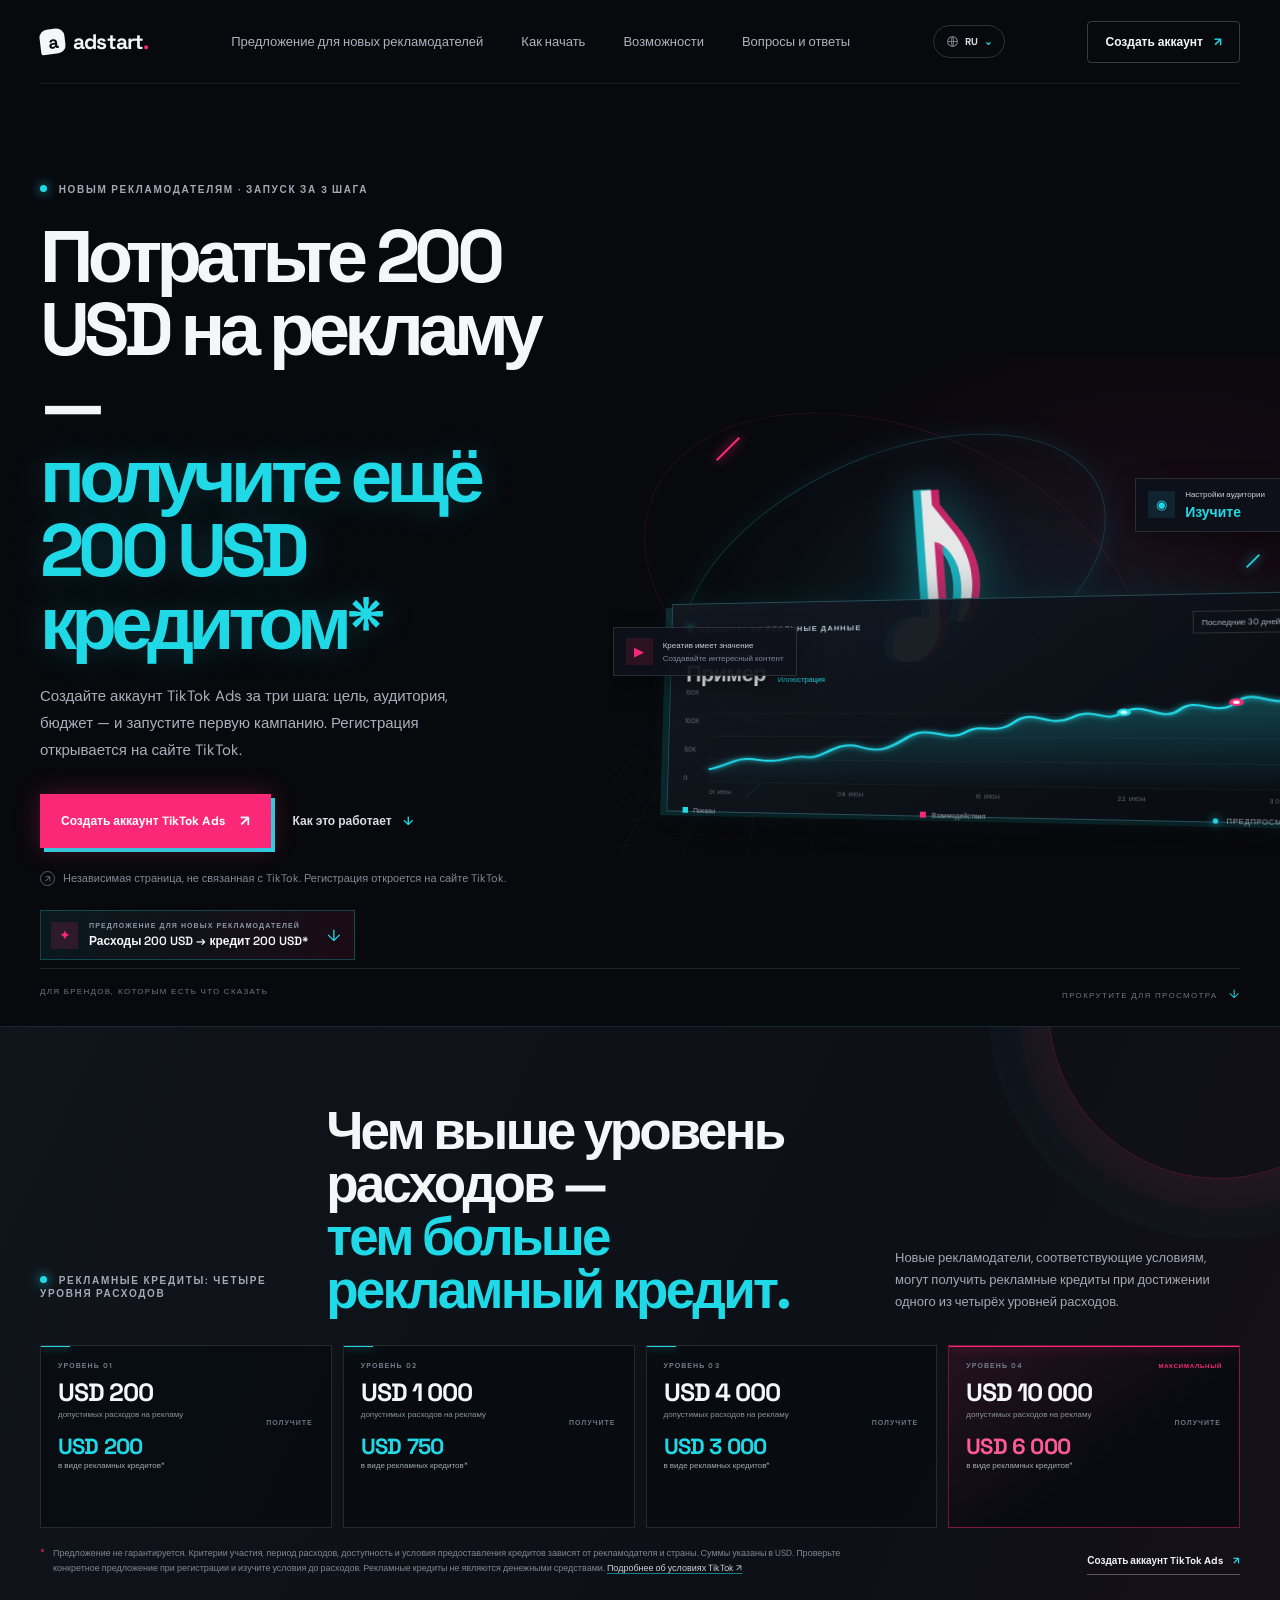
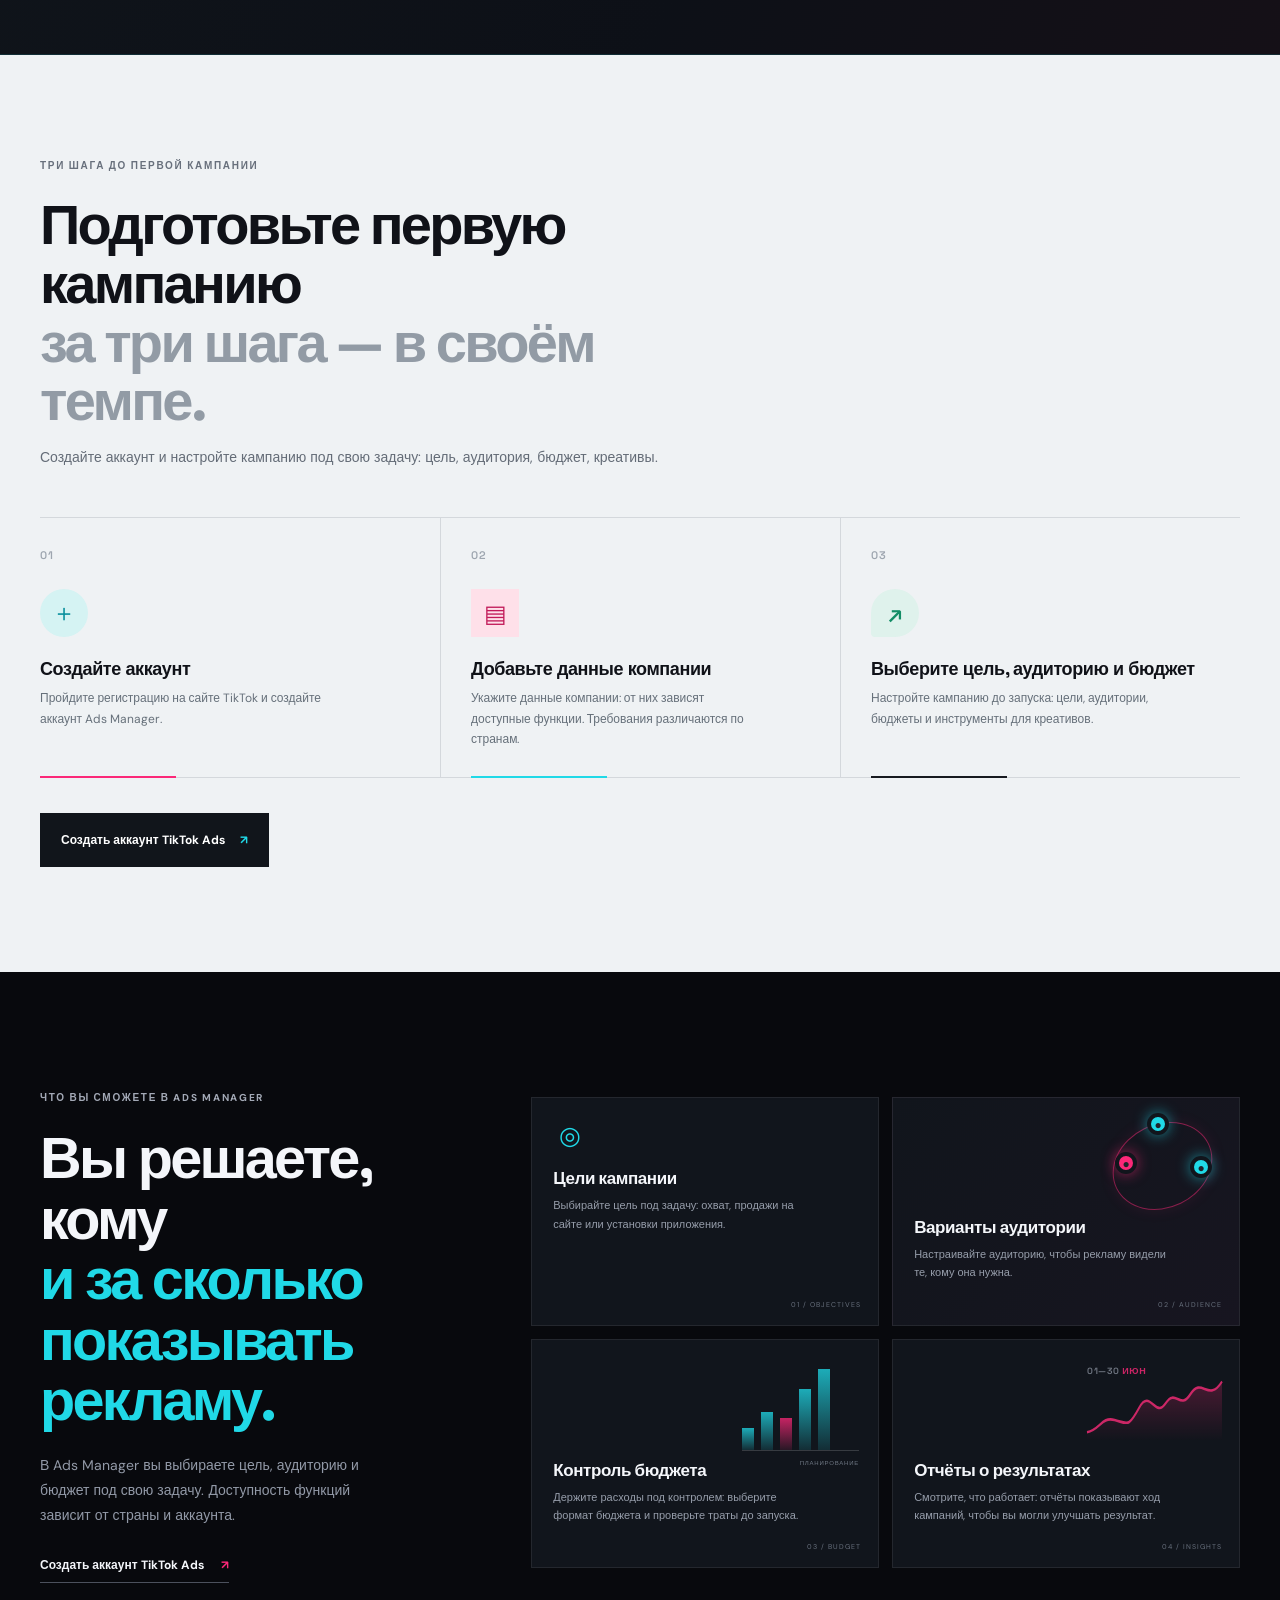
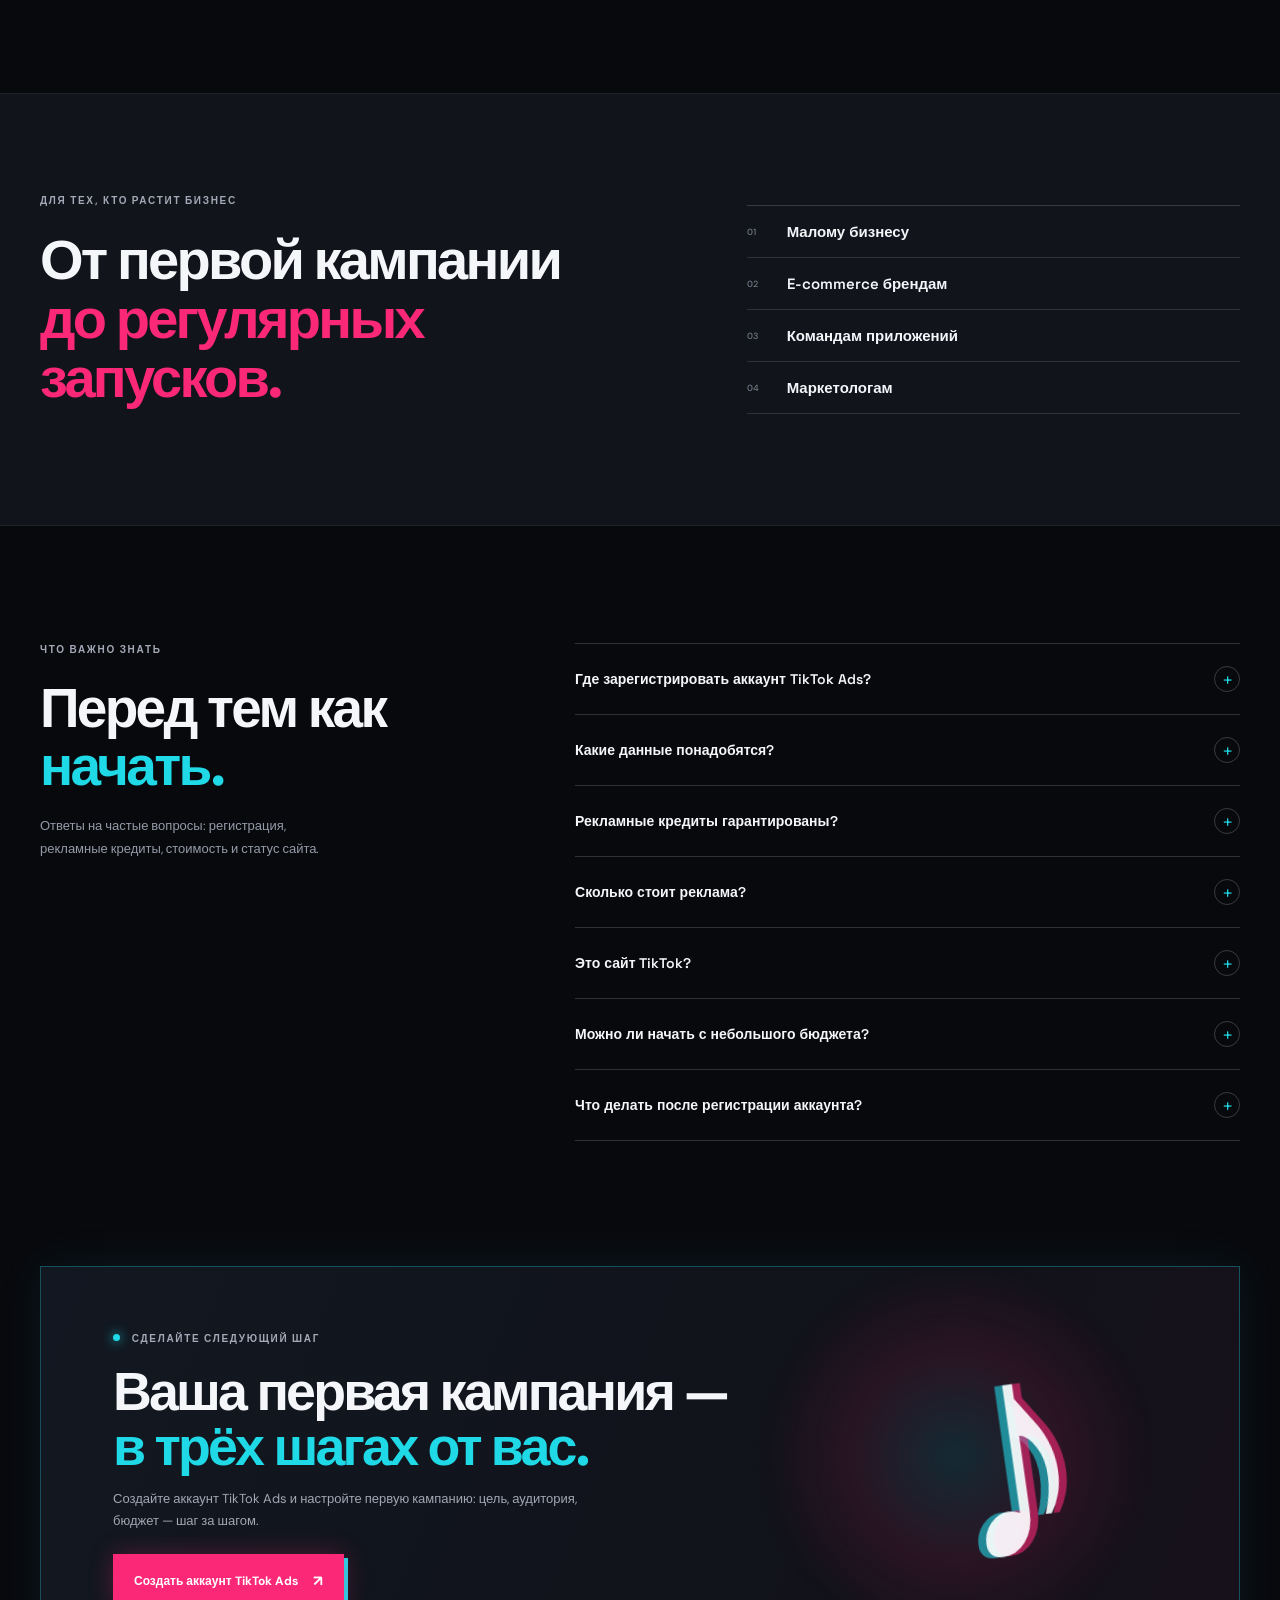
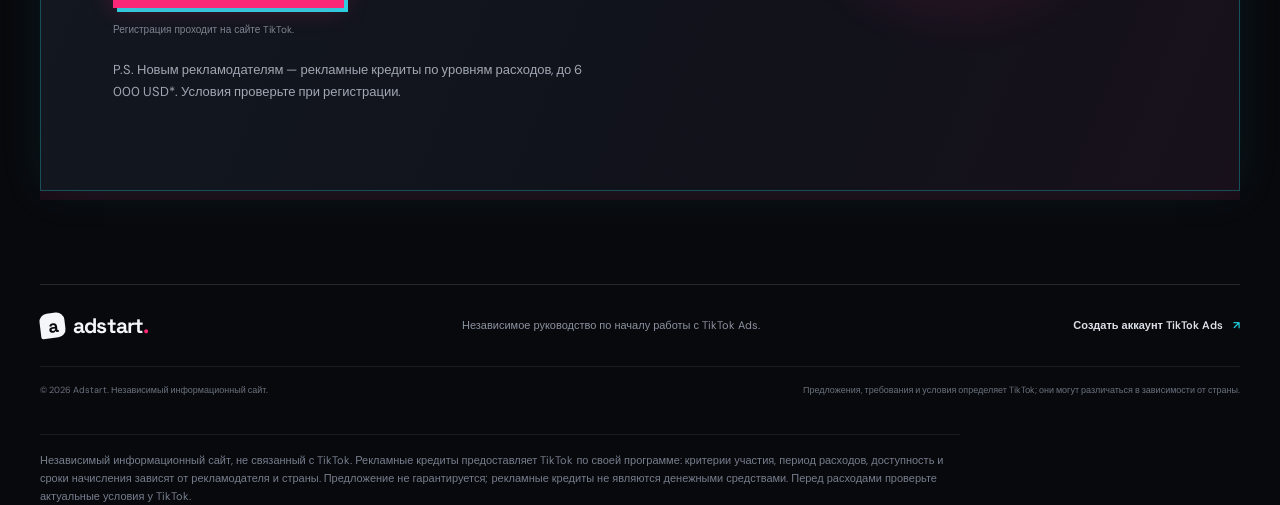
<file: tao/ru/index.html>
<!doctype html>
<html lang="ru">
  <head>
    <meta charset="utf-8">
    <meta name="viewport" content="width=device-width, initial-scale=1">
    <meta name="theme-color" content="#08090d">
    <meta name="description" content="Создайте аккаунт TikTok Ads за 3 шага: цели, аудитория, бюджет. Новым рекламодателям — рекламные кредиты, до 6 000 USD*.">
    <link rel="canonical" href="https://tiktok-ads.online/ru/">
    <meta name="robots" content="index, follow, max-snippet:-1, max-image-preview:large, max-video-preview:-1">
    <meta name="googlebot" content="index, follow, max-snippet:-1, max-image-preview:large">
    <link rel="alternate" hreflang="en" href="https://tiktok-ads.online/">
    <link rel="alternate" hreflang="es-MX" href="https://tiktok-ads.online/es-mx/">
    <link rel="alternate" hreflang="id" href="https://tiktok-ads.online/id/">
    <link rel="alternate" hreflang="pt-BR" href="https://tiktok-ads.online/pt-br/">
    <link rel="alternate" hreflang="ru" href="https://tiktok-ads.online/ru/">
    <link rel="alternate" hreflang="x-default" href="https://tiktok-ads.online/">
    <link rel="icon" href="/favicon.svg" type="image/svg+xml">
    <meta name="apple-mobile-web-app-title" content="Adstart">
    <meta property="og:type" content="website">
    <meta property="og:site_name" content="Adstart">
    <meta property="og:locale" content="ru_RU">
    <meta property="og:url" content="https://tiktok-ads.online/ru/">
    <meta property="og:title" content="Реклама в TikTok: создайте аккаунт Ads Manager за 3 шага">
    <meta property="og:description" content="Создайте аккаунт TikTok Ads за 3 шага: цели, аудитория, бюджет. Новым рекламодателям — рекламные кредиты, до 6 000 USD*.">
    <meta property="og:image" content="https://tiktok-ads.online/assets/og-cover.png">
    <meta property="og:image:type" content="image/png">
    <meta property="og:image:width" content="1200">
    <meta property="og:image:height" content="630">
    <meta name="twitter:card" content="summary_large_image">
    <meta name="twitter:title" content="Реклама в TikTok: создайте аккаунт Ads Manager за 3 шага">
    <meta name="twitter:description" content="Создайте аккаунт TikTok Ads за 3 шага: цели, аудитория, бюджет. Новым рекламодателям — рекламные кредиты, до 6 000 USD*.">
    <meta name="twitter:image" content="https://tiktok-ads.online/assets/og-cover.png">
    <script type="application/ld+json">
{
  "@context": "https://schema.org",
  "@graph": [
    {
      "@type": "WebPage",
      "@id": "https://tiktok-ads.online/ru/#webpage",
      "url": "https://tiktok-ads.online/ru/",
      "name": "Реклама в TikTok: создайте аккаунт Ads Manager за 3 шага",
      "description": "Создайте аккаунт TikTok Ads за 3 шага: цели, аудитория, бюджет. Новым рекламодателям — рекламные кредиты, до 6 000 USD*.",
      "isPartOf": {
        "@id": "https://tiktok-ads.online/#website"
      },
      "inLanguage": "ru",
      "datePublished": "2026-09-29",
      "dateModified": "2026-09-30"
    },
    {
      "@type": "HowTo",
      "@id": "https://tiktok-ads.online/ru/#howto",
      "name": "Реклама в TikTok: создайте аккаунт Ads Manager за 3 шага",
      "description": "Создайте аккаунт TikTok Ads за 3 шага: цели, аудитория, бюджет. Новым рекламодателям — рекламные кредиты, до 6 000 USD*.",
      "inLanguage": "ru",
      "step": [
        {
          "@type": "HowToStep",
          "position": 1,
          "name": "Создайте аккаунт",
          "text": "Пройдите регистрацию на сайте TikTok и создайте аккаунт Ads Manager."
        },
        {
          "@type": "HowToStep",
          "position": 2,
          "name": "Добавьте данные компании",
          "text": "Укажите данные компании: от них зависят доступные функции. Требования различаются по странам."
        },
        {
          "@type": "HowToStep",
          "position": 3,
          "name": "Выберите цель, аудиторию и бюджет",
          "text": "Настройте кампанию до запуска: цели, аудитории, бюджеты и инструменты для креативов."
        }
      ]
    },
    {
      "@type": "FAQPage",
      "@id": "https://tiktok-ads.online/ru/#faq",
      "inLanguage": "ru",
      "mainEntity": [
        {
          "@type": "Question",
          "name": "Где зарегистрировать аккаунт TikTok Ads?",
          "acceptedAnswer": {
            "@type": "Answer",
            "text": "Нажмите любую кнопку «Создать аккаунт TikTok Ads» на этой странице — откроется регистрация на сайте TikTok."
          }
        },
        {
          "@type": "Question",
          "name": "Рекламные кредиты гарантированы?",
          "acceptedAnswer": {
            "@type": "Answer",
            "text": "Нет. Действуют предложение, показанное во время регистрации, и его условия. Требования, сроки и доступность могут различаться в зависимости от рекламодателя и страны."
          }
        },
        {
          "@type": "Question",
          "name": "Сколько стоит реклама?",
          "acceptedAnswer": {
            "@type": "Answer",
            "text": "Стоимость зависит от настроек и возможностей аккаунта. Начните с бюджета, который вам комфортен, и проверьте платёжные данные до запуска."
          }
        },
        {
          "@type": "Question",
          "name": "Это сайт TikTok?",
          "acceptedAnswer": {
            "@type": "Answer",
            "text": "Нет. Это независимая информационная страница. Аккаунты, одобрение, функции и доступность сервисов определяет TikTok."
          }
        },
        {
          "@type": "Question",
          "name": "Можно ли начать с небольшого бюджета?",
          "acceptedAnswer": {
            "@type": "Answer",
            "text": "Да. Цели и бюджет вы выбираете сами, а предложение по рекламным кредитам привязано к уровням допустимых расходов. Проверьте условия при регистрации."
          }
        },
        {
          "@type": "Question",
          "name": "Что делать после регистрации аккаунта?",
          "acceptedAnswer": {
            "@type": "Answer",
            "text": "Добавьте данные компании, выберите цель и аудиторию, задайте бюджет и проверьте кампанию перед запуском."
          }
        }
      ]
    }
  ]
}
</script>
    <title>Реклама в TikTok: создайте аккаунт Ads Manager за 3 шага</title>
    <link rel="preconnect" href="https://fonts.googleapis.com"><link rel="preconnect" href="https://fonts.gstatic.com" crossorigin>
    <link href="https://fonts.googleapis.com/css2?family=DM+Sans:wght@400;500;600;700&family=Space+Grotesk:wght@500;600;700&display=swap" rel="stylesheet">
    <link rel="stylesheet" href="../styles.css?v=20260930c">
  </head>
  <body>
    <header class="site-header">
      <a class="wordmark" href="../" aria-label="Главная Adstart"><span class="brand-mark" aria-hidden="true">a</span>adstart<span class="wordmark-dot">.</span></a>
      <nav aria-label="Главная навигация"><a href="#offer">Предложение для новых рекламодателей</a><a href="#how-it-works">Как начать</a><a href="#benefits">Возможности</a><a href="#faq">Вопросы и ответы</a></nav>
      <details class="language-menu"><summary aria-label="Выбрать язык">RU <span aria-hidden="true">⌄</span></summary><div class="language-options"><a href="../" lang="en">English</a><a href="../es-mx/" lang="es-MX">Español (México)</a><a href="../pt-br/" lang="pt-BR">Português (Brasil)</a><a href="../id/" lang="id">Bahasa Indonesia</a><a href="./" lang="ru">Русский</a></div></details>
      <a class="header-cta" href="https://ad.admitad.com/g/077hu89zbvc1a928d35f76e4f989a7/?subid=ttadsonline" target="_blank" rel="noopener noreferrer">Создать аккаунт <span aria-hidden="true">↗</span></a>
    </header>
    <main id="top">
      <section class="hero section-wrap">
        <div class="hero-copy"><p class="eyebrow"><span class="status-dot"></span> НОВЫМ РЕКЛАМОДАТЕЛЯМ · ЗАПУСК ЗА 3 ШАГА</p><h1>Потратьте 200 USD на рекламу —<br><span class="headline-accent">получите ещё 200 USD кредитом*</span></h1><p class="hero-description">Создайте аккаунт TikTok Ads за три шага: цель, аудитория, бюджет — и запустите первую кампанию. Регистрация открывается на сайте TikTok.</p><div class="hero-actions"><a class="button button-primary" href="https://ad.admitad.com/g/077hu89zbvc1a928d35f76e4f989a7/?subid=ttadsonline" target="_blank" rel="noopener noreferrer">Создать аккаунт TikTok Ads <span aria-hidden="true">↗</span></a><a class="text-link" href="#how-it-works">Как это работает <span aria-hidden="true">↓</span></a></div><p class="registration-note"><span class="external-icon" aria-hidden="true">↗</span> Независимая страница, не связанная с TikTok. Регистрация откроется на сайте TikTok.</p><a class="offer-teaser" href="#offer"><span class="offer-teaser-icon">✦</span><span><b>ПРЕДЛОЖЕНИЕ ДЛЯ НОВЫХ РЕКЛАМОДАТЕЛЕЙ</b><strong>Расходы 200 USD → кредит 200 USD*</strong></span><span class="offer-teaser-arrow">↓</span></a></div>
        <div class="hero-art" role="img" aria-label="Декоративная концептуальная иллюстрация настройки видеорекламы и кампании TikTok Ads"><div class="art-grid"></div><div class="orbit orbit-one"></div><div class="orbit orbit-two"></div><div class="neon-note" aria-hidden="true"><span>♪</span></div><div class="chart-card"><div class="chart-top"><span class="chart-label"><i></i> КОНЦЕПТ · НЕ РЕАЛЬНЫЕ ДАННЫЕ</span><span class="chart-period">Последние 30 дней⌄</span></div><div class="metric-row"><div><span class="metric-caption">Условная визуализация</span><strong>Пример</strong></div><div class="metric-change">Иллюстрация</div></div><div class="chart-area"><div class="chart-y"><span>150K</span><span>100K</span><span>50K</span><span>0</span></div><svg viewBox="0 0 480 150" preserveAspectRatio="none" aria-hidden="true"><defs><linearGradient id="areaFill" x1="0" x2="0" y1="0" y2="1"><stop offset="0" stop-color="#22d9e8" stop-opacity=".26"/><stop offset="1" stop-color="#22d9e8" stop-opacity="0"/></linearGradient><filter id="glow"><feGaussianBlur stdDeviation="4" result="blur"/><feMerge><feMergeNode in="blur"/><feMergeNode in="SourceGraphic"/></feMerge></filter></defs><path class="chart-fill" d="M0 126 C20 119 24 104 44 110 S73 102 87 105 S113 78 132 88 S156 91 174 72 S207 81 221 65 S244 71 261 49 S287 59 307 42 S332 52 348 34 S377 50 391 30 S419 42 434 19 S460 32 480 10 V150 H0Z"/><path class="chart-line" d="M0 126 C20 119 24 104 44 110 S73 102 87 105 S113 78 132 88 S156 91 174 72 S207 81 221 65 S244 71 261 49 S287 59 307 42 S332 52 348 34 S377 50 391 30 S419 42 434 19 S460 32 480 10"/><circle cx="348" cy="34" r="4" class="chart-point"/><circle cx="434" cy="19" r="4" class="chart-point pink-point"/></svg></div><div class="chart-x"><span>01 ИЮН</span><span>08 ИЮН</span><span>15 ИЮН</span><span>22 ИЮН</span><span>30 ИЮН</span></div><div class="chart-footer"><span><i class="legend-cyan"></i> Показы</span><span><i class="legend-pink"></i> Взаимодействия</span><span class="live-label"><i></i> ПРЕДПРОСМОТР</span></div></div><div class="floating-tag tag-reach"><span class="tag-icon cyan-icon">◉</span><span>Настройки аудитории<strong>Изучите</strong></span><span class="tag-arrow">↗</span></div><div class="floating-tag tag-creative"><span class="tag-icon pink-icon">▶</span><span>Креатив имеет значение<small>Создавайте интересный контент</small></span></div><div class="spark spark-a"></div><div class="spark spark-b"></div><div class="spark spark-c"></div><span class="art-caption">ИДЕИ В ДВИЖЕНИИ <span>✳</span></span></div>
        <div class="hero-bottom"><span>ДЛЯ БРЕНДОВ, КОТОРЫМ ЕСТЬ ЧТО СКАЗАТЬ</span><span class="scroll-cue">ПРОКРУТИТЕ ДЛЯ ПРОСМОТРА <i>↓</i></span></div>
      </section>
      <section class="offer-section" id="offer"><div class="section-wrap offer-inner"><div class="offer-heading"><p class="eyebrow"><span class="status-dot"></span> РЕКЛАМНЫЕ КРЕДИТЫ: ЧЕТЫРЕ УРОВНЯ РАСХОДОВ</p><h2>Чем выше уровень расходов —<br><span>тем больше рекламный кредит.</span></h2><p>Новые рекламодатели, соответствующие условиям, могут получить рекламные кредиты при достижении одного из четырёх уровней расходов.</p></div><div class="offer-tiers" aria-label="Возможные уровни рекламных кредитов для новых рекламодателей">
        <article class="offer-tier"><span class="tier-label">УРОВЕНЬ 01</span><strong class="tier-spend">USD 200</strong><span class="tier-action">допустимых расходов на рекламу</span><span class="tier-plus">ПОЛУЧИТЕ</span><strong class="tier-credit">USD 200</strong><span class="tier-credit-label">в виде рекламных кредитов*</span></article>
        <article class="offer-tier"><span class="tier-label">УРОВЕНЬ 02</span><strong class="tier-spend">USD 1 000</strong><span class="tier-action">допустимых расходов на рекламу</span><span class="tier-plus">ПОЛУЧИТЕ</span><strong class="tier-credit">USD 750</strong><span class="tier-credit-label">в виде рекламных кредитов*</span></article>
        <article class="offer-tier"><span class="tier-label">УРОВЕНЬ 03</span><strong class="tier-spend">USD 4 000</strong><span class="tier-action">допустимых расходов на рекламу</span><span class="tier-plus">ПОЛУЧИТЕ</span><strong class="tier-credit">USD 3 000</strong><span class="tier-credit-label">в виде рекламных кредитов*</span></article>
        <article class="offer-tier offer-tier-featured"><span class="tier-label">УРОВЕНЬ 04 <i>МАКСИМАЛЬНЫЙ</i></span><strong class="tier-spend">USD 10 000</strong><span class="tier-action">допустимых расходов на рекламу</span><span class="tier-plus">ПОЛУЧИТЕ</span><strong class="tier-credit">USD 6 000</strong><span class="tier-credit-label">в виде рекламных кредитов*</span></article>
      </div><div class="offer-footnote"><span>*</span><p>Предложение не гарантируется. Критерии участия, период расходов, доступность и условия предоставления кредитов зависят от рекламодателя и страны. Суммы указаны в USD. Проверьте конкретное предложение при регистрации и изучите условия до расходов. Рекламные кредиты не являются денежными средствами. <a href="https://ads.tiktok.com/resources/help/article/about-the-incentive-program-for-new-advertisers?lang=en-GB" target="_blank" rel="noopener noreferrer">Подробнее об условиях TikTok ↗</a></p></div><a class="offer-cta" href="https://ad.admitad.com/g/077hu89zbvc1a928d35f76e4f989a7/?subid=ttadsonline" target="_blank" rel="noopener noreferrer">Создать аккаунт TikTok Ads <span>↗</span></a></div></section>
      <section class="steps-section" id="how-it-works"><div class="section-wrap"><div class="section-heading"><p class="eyebrow">ТРИ ШАГА ДО ПЕРВОЙ КАМПАНИИ</p><h2>Подготовьте первую кампанию<br><span>за три шага — в своём темпе.</span></h2><p>Создайте аккаунт и настройте кампанию под свою задачу: цель, аудитория, бюджет, креативы.</p></div><div class="steps-grid"><article class="step-card"><span class="step-number">01</span><div class="step-icon account-icon" aria-hidden="true"><span>＋</span></div><h3>Создайте аккаунт</h3><p>Пройдите регистрацию на сайте TikTok и создайте аккаунт Ads Manager.</p><span class="step-line"></span></article><article class="step-card"><span class="step-number">02</span><div class="step-icon details-icon" aria-hidden="true"><span>▤</span></div><h3>Добавьте данные компании</h3><p>Укажите данные компании: от них зависят доступные функции. Требования различаются по странам.</p><span class="step-line"></span></article><article class="step-card"><span class="step-number">03</span><div class="step-icon launch-icon" aria-hidden="true"><span>↗</span></div><h3>Выберите цель, аудиторию и бюджет</h3><p>Настройте кампанию до запуска: цели, аудитории, бюджеты и инструменты для креативов.</p><span class="step-line"></span></article></div><a class="button button-dark" href="https://ad.admitad.com/g/077hu89zbvc1a928d35f76e4f989a7/?subid=ttadsonline" target="_blank" rel="noopener noreferrer">Создать аккаунт TikTok Ads <span aria-hidden="true">↗</span></a></div></section>
      <section class="capabilities section-wrap" id="benefits"><div class="capabilities-intro"><p class="eyebrow">ЧТО ВЫ СМОЖЕТЕ В ADS MANAGER</p><h2>Вы решаете, кому<br><span>и за сколько показывать рекламу.</span></h2><p>В Ads Manager вы выбираете цель, аудиторию и бюджет под свою задачу. Доступность функций зависит от страны и аккаунта.</p><a class="inline-arrow" href="https://ad.admitad.com/g/077hu89zbvc1a928d35f76e4f989a7/?subid=ttadsonline" target="_blank" rel="noopener noreferrer">Создать аккаунт TikTok Ads <span>↗</span></a></div><div class="capability-board"><article class="capability capability-objectives"><div class="capability-icon target-icon">◎</div><div><h3>Цели кампании</h3><p>Выбирайте цель под задачу: охват, продажи на сайте или установки приложения.</p></div><span class="cap-index">01 / OBJECTIVES</span></article><article class="capability capability-audience"><div class="audience-art" aria-hidden="true"><span class="person p1">●</span><span class="person p2">●</span><span class="person p3">●</span><span class="audience-ring"></span></div><div><h3>Варианты аудитории</h3><p>Настраивайте аудиторию, чтобы рекламу видели те, кому она нужна.</p></div><span class="cap-index">02 / AUDIENCE</span></article><article class="capability capability-budget"><div class="budget-visual" aria-hidden="true"><span class="budget-bar b1"></span><span class="budget-bar b2"></span><span class="budget-bar b3"></span><span class="budget-bar b4"></span><span class="budget-bar b5"></span><i>ПЛАНИРОВАНИЕ</i></div><div><h3>Контроль бюджета</h3><p>Держите расходы под контролем: выберите формат бюджета и проверьте траты до запуска.</p></div><span class="cap-index">03 / BUDGET</span></article><article class="capability capability-report"><div class="report-visual" aria-hidden="true"><span class="report-number">01—30 <small>ИЮН</small></span><svg viewBox="0 0 220 72" preserveAspectRatio="none"><defs><linearGradient id="reportFill" x1="0" y1="0" x2="0" y2="1"><stop offset="0" stop-color="#fb2c79"/><stop offset="1" stop-color="#fb2c79" stop-opacity="0"/></linearGradient></defs><path d="M0 62 C22 59 23 44 45 48 S67 57 85 34 S111 47 128 29 S151 38 169 18 S198 29 220 4" fill="none" stroke="#fb2c79" stroke-width="3"/><path d="M0 62 C22 59 23 44 45 48 S67 57 85 34 S111 47 128 29 S151 38 169 18 S198 29 220 4 V72 H0Z" fill="url(#reportFill)" opacity=".3"/></svg></div><div><h3>Отчёты о результатах</h3><p>Смотрите, что работает: отчёты показывают ход кампаний, чтобы вы могли улучшать результат.</p></div><span class="cap-index">04 / INSIGHTS</span></article></div></section>
      <section class="audience-section"><div class="section-wrap audience-inner"><div><p class="eyebrow">ДЛЯ ТЕХ, КТО РАСТИТ БИЗНЕС</p><h2>От первой кампании<br><span>до регулярных запусков.</span></h2></div><div class="audience-list"><div><span>01</span>Малому бизнесу<i>↗</i></div><div><span>02</span>E-commerce брендам<i>↗</i></div><div><span>03</span>Командам приложений<i>↗</i></div><div><span>04</span>Маркетологам<i>↗</i></div></div></div></section>
      <section class="faq-section section-wrap" id="faq"><div class="faq-intro"><p class="eyebrow">ЧТО ВАЖНО ЗНАТЬ</p><h2>Перед тем как<br><span>начать.</span></h2><p>Ответы на частые вопросы: регистрация, рекламные кредиты, стоимость и статус сайта.</p></div><div class="faq-list"><details><summary>Где зарегистрировать аккаунт TikTok Ads?<span aria-hidden="true">+</span></summary><p>Нажмите любую кнопку «Создать аккаунт TikTok Ads» на этой странице — откроется регистрация на сайте TikTok.</p></details><details><summary>Какие данные понадобятся?<span aria-hidden="true">+</span></summary><p>TikTok подскажет, какие данные нужны для аккаунта. Требования зависят от страны и типа бизнеса.</p></details><details><summary>Рекламные кредиты гарантированы?<span aria-hidden="true">+</span></summary><p>Нет. Действуют предложение, показанное во время регистрации, и его условия. Требования, сроки и доступность могут различаться в зависимости от рекламодателя и страны.</p></details><details><summary>Сколько стоит реклама?<span aria-hidden="true">+</span></summary><p>Стоимость зависит от настроек и возможностей аккаунта. Начните с бюджета, который вам комфортен, и проверьте платёжные данные до запуска.</p></details><details><summary>Это сайт TikTok?<span aria-hidden="true">+</span></summary><p>Нет. Это независимая информационная страница. Аккаунты, одобрение, функции и доступность сервисов определяет TikTok.</p></details><details><summary>Можно ли начать с небольшого бюджета?<span aria-hidden="true">+</span></summary><p>Да. Цели и бюджет вы выбираете сами, а предложение по рекламным кредитам привязано к уровням допустимых расходов. Проверьте условия при регистрации.</p></details><details><summary>Что делать после регистрации аккаунта?<span aria-hidden="true">+</span></summary><p>Добавьте данные компании, выберите цель и аудиторию, задайте бюджет и проверьте кампанию перед запуском.</p></details></div></section>
      <section class="final-cta section-wrap"><div class="final-glow" aria-hidden="true"></div><div class="final-copy"><p class="eyebrow"><span class="status-dot"></span> СДЕЛАЙТЕ СЛЕДУЮЩИЙ ШАГ</p><h2>Ваша первая кампания —<br><span>в трёх шагах от вас.</span></h2><p>Создайте аккаунт TikTok Ads и настройте первую кампанию: цель, аудитория, бюджет — шаг за шагом.</p><a class="button button-primary" href="https://ad.admitad.com/g/077hu89zbvc1a928d35f76e4f989a7/?subid=ttadsonline" target="_blank" rel="noopener noreferrer">Создать аккаунт TikTok Ads <span aria-hidden="true">↗</span></a><small>Регистрация проходит на сайте TikTok.</small><p class="registration-note">P.S. Новым рекламодателям — рекламные кредиты по уровням расходов, до 6 000 USD*. Условия проверьте при регистрации.</p></div><div class="final-symbol" aria-hidden="true"><span>♪</span></div></section>
    </main>
    <footer class="site-footer"><div class="footer-top"><a class="wordmark" href="../"><span class="brand-mark" aria-hidden="true">a</span>adstart<span class="wordmark-dot">.</span></a><p>Независимое руководство по началу работы с TikTok Ads.</p><a class="footer-link" href="https://ad.admitad.com/g/077hu89zbvc1a928d35f76e4f989a7/?subid=ttadsonline" target="_blank" rel="noopener noreferrer">Создать аккаунт TikTok Ads <span>↗</span></a></div><div class="footer-bottom"><span>© 2026 Adstart. Независимый информационный сайт.</span><span>Предложения, требования и условия определяет TikTok; они могут различаться в зависимости от страны.</span></div><p class="footer-disclaimer">Независимый информационный сайт, не связанный с TikTok. Рекламные кредиты предоставляет TikTok по своей программе: критерии участия, период расходов, доступность и сроки начисления зависят от рекламодателя и страны. Предложение не гарантируется; рекламные кредиты не являются денежными средствами. Перед расходами проверьте актуальные условия у TikTok.</p></footer>
  </body>
</html>
</file>
<file: tao/styles.css>
:root {
  color-scheme: dark;
  --bg: #08090d;
  --panel: #101319;
  --muted: #9298a7;
  --white: #f4f6fa;
  --cyan: #20d9e7;
  --pink: #fb2878;
  --line: rgba(255, 255, 255, .11);
  --font-body: "DM Sans", Arial, sans-serif;
  --font-display: "Space Grotesk", "Arial Narrow", sans-serif;
}

* { box-sizing: border-box; }
html { scroll-behavior: smooth; }
body { margin: 0; background: var(--bg); color: var(--white); font-family: var(--font-body); -webkit-font-smoothing: antialiased; }
a { color: inherit; text-decoration: none; }
a:focus-visible, summary:focus-visible { outline: 2px solid var(--cyan); outline-offset: 5px; }
.section-wrap { width: min(1200px, calc(100% - 80px)); margin-inline: auto; }
.site-header { height: 84px; width: min(1320px, calc(100% - 80px)); margin: auto; display: flex; align-items: center; justify-content: space-between; border-bottom: 1px solid rgba(255,255,255,.08); position: relative; z-index: 3; }
.wordmark { display: inline-flex; align-items: center; gap: 8px; font: 700 21px var(--font-display); letter-spacing: -.8px; }
.brand-mark { width: 25px; height: 25px; border-radius: 8px 8px 8px 2px; display: grid; place-items: center; background: var(--white); color: var(--bg); font: 700 18px var(--font-display); transform: rotate(-7deg); }
.wordmark-dot { color: var(--pink); margin-left: -8px; }
.site-header nav { display: flex; gap: 38px; color: #afb3bf; font-size: 13px; }
.site-header nav a:hover, .text-link:hover, .footer-link:hover { color: var(--white); }
.header-cta { border: 1px solid rgba(255,255,255,.2); border-radius: 4px; padding: 12px 17px; font-size: 12px; font-weight: 700; transition: border-color .2s ease, background .2s ease; }
.header-cta span { color: var(--cyan); margin-left: 8px; }
.header-cta:hover { border-color: var(--cyan); background: rgba(32,217,231,.06); }
.language-menu { position: relative; z-index: 5; color: #d9dde5; font-size: 10px; }.language-menu summary { list-style: none; cursor: pointer; padding: 10px 7px; font-weight: 700; }.language-menu summary::-webkit-details-marker { display: none; }.language-menu summary span { color: var(--cyan); margin-left: 4px; }.language-options { position: absolute; top: 100%; right: 0; width: 178px; padding: 5px; background: #151922; border: 1px solid rgba(255,255,255,.14); box-shadow: 0 12px 30px rgba(0,0,0,.4); }.language-options a { display: block; padding: 10px 11px; color: #b7bec9; font-size: 11px; }.language-options a:hover, .language-options a:focus-visible { color: white; background: rgba(32,217,231,.1); }
.hero { min-height: 680px; padding-top: 99px; position: relative; display: grid; grid-template-columns: .93fr 1.07fr; align-items: center; gap: 20px; }
.hero-copy { position: relative; z-index: 2; padding-bottom: 66px; }
.eyebrow { margin: 0 0 24px; color: #a3a9b6; font-size: 10px; letter-spacing: 1.7px; font-weight: 700; }
.status-dot { display: inline-block; width: 7px; height: 7px; margin: 0 8px 1px 0; border-radius: 50%; background: var(--cyan); box-shadow: 0 0 11px var(--cyan); }
h1, h2, h3, p { margin-top: 0; }
h1, h2, h3 { font-family: var(--font-display); }
h1 { max-width: 600px; margin-bottom: 22px; font-size: clamp(50px, 5.8vw, 76px); letter-spacing: -5.6px; line-height: .99; font-weight: 700; }
h1 .headline-accent { color: var(--cyan); text-shadow: 0 0 35px rgba(32,217,231,.22); }
.hero-description { max-width: 465px; margin-bottom: 30px; color: #aab0be; font-size: 15px; line-height: 1.8; }
.hero-actions { display: flex; align-items: center; gap: 22px; }
.button { display: inline-flex; align-items: center; justify-content: center; gap: 15px; min-height: 54px; padding: 0 21px; border: 0; font-size: 12px; font-weight: 700; transition: transform .2s ease, box-shadow .2s ease, background .2s ease; }
.button:hover { transform: translateY(-2px); }
.button-primary { position: relative; background: var(--pink); color: white; box-shadow: 0 0 24px rgba(251,40,120,.27), 4px 4px 0 var(--cyan); }
.button-primary:hover { background: #ff3a88; box-shadow: 0 0 34px rgba(251,40,120,.4), 4px 4px 0 var(--cyan); }
.button-primary span { font-size: 15px; }
.text-link { color: #d9dce4; font-size: 12px; font-weight: 600; transition: color .2s ease; }
.text-link span { color: var(--cyan); margin-left: 8px; }
.registration-note { margin: 23px 0 0; color: #818896; font-size: 11px; }
.external-icon { display: inline-grid; place-items: center; width: 15px; height: 15px; margin-right: 5px; border: 1px solid #555c69; border-radius: 50%; font-size: 9px; }
.hero-art { height: 500px; position: relative; overflow: hidden; isolation: isolate; margin-right: -62px; background: radial-gradient(ellipse at 55% 52%, rgba(13,73,91,.3), transparent 52%), radial-gradient(ellipse at 80% 36%, rgba(98,14,51,.2), transparent 49%); }
.art-grid { position: absolute; inset: 20px 0 0; opacity: .23; background-image: linear-gradient(rgba(63,144,159,.28) 1px, transparent 1px), linear-gradient(90deg, rgba(63,144,159,.24) 1px, transparent 1px); background-size: 48px 48px; transform: perspective(440px) rotateX(57deg) rotateZ(-18deg) scale(1.28); transform-origin: center bottom; mask-image: linear-gradient(transparent, black 22%, black 76%, transparent); }
.orbit { position: absolute; border: 1px solid rgba(32,217,231,.2); border-radius: 50%; transform: rotate(-24deg); }
.orbit-one { width: 450px; height: 250px; top: 100px; left: 60px; box-shadow: 0 0 30px rgba(32,217,231,.08), inset 0 0 25px rgba(32,217,231,.05); }
.orbit-two { width: 520px; height: 330px; top: 74px; left: 24px; border-color: rgba(251,40,120,.12); transform: rotate(22deg); }
.neon-note { position: absolute; top: 48px; left: 206px; width: 226px; height: 310px; display: grid; place-items: center; transform: rotate(-4deg); color: #fff; font: 700 310px/1 var(--font-display); filter: drop-shadow(8px 0 0 rgba(251,40,120,.85)) drop-shadow(-8px -1px 0 rgba(32,217,231,.85)) drop-shadow(0 0 26px rgba(32,217,231,.4)); opacity: .9; }
.neon-note span { transform: scaleX(.88); }
.chart-card { position: absolute; z-index: 1; left: 39px; right: 1px; bottom: 38px; height: 220px; padding: 16px 17px 11px; background: linear-gradient(145deg, rgba(18,24,33,.95), rgba(8,11,17,.94)); border: 1px solid rgba(80,174,191,.38); box-shadow: 0 15px 55px rgba(0,0,0,.55), -7px 4px 0 rgba(32,217,231,.16), 0 0 28px rgba(32,217,231,.11); transform: perspective(760px) rotateY(-8deg) rotateX(3deg); }
.chart-top, .chart-footer { display: flex; align-items: center; justify-content: space-between; }
.chart-label { color: #b5c4cc; font-size: 8px; letter-spacing: 1.2px; font-weight: 700; }
.chart-label i, .live-label i { display: inline-block; width: 6px; height: 6px; border-radius: 50%; background: var(--cyan); box-shadow: 0 0 9px var(--cyan); margin-right: 5px; }
.chart-period { padding: 5px 7px; border: 1px solid rgba(255,255,255,.13); color: #aab3c0; font-size: 8px; }
.metric-row { display: flex; align-items: end; gap: 13px; margin-top: 9px; }
.metric-caption { display: block; color: #76818e; font-size: 8px; margin-bottom: 1px; }
.metric-row strong { font: 600 24px var(--font-display); letter-spacing: -.6px; }
.metric-row strong span { color: var(--cyan); font-size: 15px; }
.metric-change { color: var(--cyan); font-size: 8px; padding-bottom: 4px; }
.chart-area { position: relative; height: 98px; margin: 3px 0 0 28px; background: repeating-linear-gradient(to bottom, transparent 0 23px, rgba(255,255,255,.07) 24px); }
.chart-area svg { position: absolute; inset: 0; width: 100%; height: 100%; overflow: visible; }
.chart-fill { fill: url(#areaFill); }.chart-line { fill: none; stroke: var(--cyan); stroke-width: 3; filter: url(#glow); }.chart-point { fill: #d9fcff; stroke: var(--cyan); stroke-width: 3; }.pink-point { stroke: var(--pink); fill: white; }
.chart-y { position: absolute; z-index: 1; left: -28px; top: -3px; height: 99px; display: flex; flex-direction: column; justify-content: space-between; color: #69737f; font-size: 7px; }
.chart-x { display: flex; justify-content: space-between; margin: 4px 0 0 29px; color: #68727f; font-size: 6px; letter-spacing: .4px; }
.chart-footer { margin-top: 11px; color: #9aa4b1; font-size: 7px; }
.chart-footer span:not(.live-label) { margin-right: 9px; }.legend-cyan, .legend-pink { display: inline-block; width: 6px; height: 6px; margin-right: 4px; background: var(--cyan); }.legend-pink { background: var(--pink); }
.live-label { color: #9aa4b1; font-size: 7px; letter-spacing: .6px; }.live-label i { width: 5px; height: 5px; }
.floating-tag { position: absolute; z-index: 2; display: flex; align-items: center; gap: 10px; padding: 10px 12px; border: 1px solid rgba(255,255,255,.12); background: rgba(14,18,26,.94); box-shadow: 0 10px 25px rgba(0,0,0,.35); color: #c9ced7; font-size: 8px; }
.floating-tag strong { display: block; margin-top: 4px; color: var(--cyan); font: 600 14px var(--font-display); }.floating-tag small { display: block; margin-top: 3px; color: #7f8995; font-size: 8px; }.tag-icon { display: grid; place-items: center; width: 27px; height: 27px; font-size: 13px; background: rgba(32,217,231,.1); color: var(--cyan); }.pink-icon { background: rgba(251,40,120,.13); color: var(--pink); }.tag-arrow { color: var(--cyan); font-size: 12px; margin-left: 5px; }
.tag-reach { right: 1px; top: 123px; }.tag-creative { left: 4px; top: 272px; }
.spark { position: absolute; z-index: -1; width: 32px; height: 2px; background: var(--pink); box-shadow: 0 0 11px var(--pink); transform: rotate(-45deg); }.spark-a { top: 93px; left: 103px; }.spark-b { right: 40px; top: 205px; width: 18px; background: var(--cyan); box-shadow: 0 0 11px var(--cyan); }.spark-c { left: 134px; bottom: 63px; width: 19px; background: var(--cyan); box-shadow: 0 0 11px var(--cyan); }
.art-caption { position: absolute; top: 54px; right: 20px; color: #8797a0; font-size: 7px; letter-spacing: 1.8px; transform: rotate(90deg); transform-origin: right; }.art-caption span { color: var(--pink); margin-left: 8px; }
.hero-bottom { position: absolute; left: 0; right: 0; bottom: 24px; padding-top: 17px; border-top: 1px solid rgba(255,255,255,.1); display: flex; justify-content: space-between; color: #6e7582; font-size: 8px; letter-spacing: 1.3px; }.scroll-cue i { color: var(--cyan); font-style: normal; margin-left: 8px; font-size: 12px; }

.offer-teaser { width: fit-content; display: flex; align-items: center; gap: 11px; margin-top: 24px; padding: 10px 13px 10px 10px; background: linear-gradient(100deg, rgba(32,217,231,.08), rgba(251,40,120,.08)); border: 1px solid rgba(32,217,231,.25); transition: border-color .2s ease, background .2s ease; }.offer-teaser:hover { border-color: var(--pink); background: rgba(251,40,120,.09); }.offer-teaser-icon { display: grid; place-items: center; width: 27px; height: 27px; color: var(--pink); background: rgba(251,40,120,.14); font-size: 14px; }.offer-teaser b, .offer-teaser strong { display: block; }.offer-teaser b { margin-bottom: 3px; color: #8e98a5; font-size: 7px; letter-spacing: 1.1px; }.offer-teaser strong { font: 600 12px var(--font-display); }.offer-teaser-arrow { margin-left: 8px; color: var(--cyan); }
.offer-section { position: relative; padding: 77px 0 78px; overflow: hidden; background: linear-gradient(115deg, #10151b, #0d1017 60%, #151017); border-block: 1px solid rgba(32,217,231,.13); }.offer-section::before { content: ""; position: absolute; width: 340px; height: 340px; right: -110px; top: -190px; border: 1px solid rgba(251,40,120,.25); border-radius: 50%; box-shadow: 0 0 65px rgba(251,40,120,.1), 0 0 0 30px rgba(251,40,120,.025), 0 0 0 60px rgba(32,217,231,.025); pointer-events: none; }.offer-heading { display: flex; align-items: end; justify-content: space-between; gap: 35px; margin-bottom: 29px; }.offer-heading .eyebrow { margin-bottom: 16px; }.offer-heading h2 { margin: 0; font-size: clamp(39px, 4.3vw, 53px); letter-spacing: -2.8px; line-height: 1; }.offer-heading h2 span { color: var(--cyan); }.offer-heading > p:last-child { max-width: 345px; margin: 0 0 3px; color: #a1a8b4; font-size: 13px; line-height: 1.7; }.offer-tiers { display: grid; grid-template-columns: repeat(4, minmax(0, 1fr)); gap: 11px; }.offer-tier { min-height: 183px; position: relative; display: flex; flex-direction: column; align-items: flex-start; padding: 15px 17px 16px; overflow: hidden; border: 1px solid rgba(255,255,255,.12); background: rgba(7,10,15,.7); }.offer-tier::after { content: ""; position: absolute; top: 0; left: 0; width: 29px; height: 1px; background: var(--cyan); box-shadow: 0 0 9px var(--cyan); }.offer-tier-featured { border-color: rgba(251,40,120,.42); background: linear-gradient(145deg, rgba(251,40,120,.09), rgba(7,10,15,.86) 58%); }.offer-tier-featured::after { width: 100%; background: var(--pink); box-shadow: 0 0 12px var(--pink); }.tier-label { display: flex; align-items: center; justify-content: space-between; gap: 7px; width: 100%; margin-bottom: 11px; color: #737d8b; font-size: 7px; letter-spacing: 1.1px; font-weight: 700; }.tier-label i { color: var(--pink); font-size: 6px; font-style: normal; letter-spacing: .8px; }.tier-spend { font: 700 25px/.95 var(--font-display); letter-spacing: -1px; }.tier-action { margin-top: 4px; color: #89919e; font-size: 8px; }.tier-plus { position: absolute; top: 72px; right: 18px; color: #56616e; font: 400 16px var(--font-display); }.tier-credit { margin-top: 17px; color: var(--cyan); font: 700 22px/.95 var(--font-display); letter-spacing: -.8px; }.offer-tier-featured .tier-credit { color: #ff5a97; }.tier-credit-label { margin-top: 3px; color: #a3aab5; font-size: 8px; }.offer-footnote { display: flex; gap: 8px; align-items: flex-start; max-width: 810px; margin-top: 18px; }.offer-footnote > span { color: var(--pink); font-size: 10px; }.offer-footnote p { margin: 0; color: #7e8794; font-size: 9px; line-height: 1.65; }.offer-cta { position: absolute; right: max(calc((100vw - 1200px)/2), 40px); bottom: 79px; padding-bottom: 7px; border-bottom: 1px solid rgba(255,255,255,.3); color: #edf0f4; font-size: 10px; font-weight: 700; }.offer-cta span { margin-left: 8px; color: var(--cyan); }

.steps-section { padding: 104px 0 105px; background: #eff2f4; color: #101218; }
.section-heading { max-width: 660px; margin-bottom: 51px; }.section-heading .eyebrow { color: #68707c; }.section-heading h2, .capabilities h2, .audience-inner h2, .faq-intro h2 { margin: 0 0 17px; font-size: clamp(38px, 4.5vw, 56px); letter-spacing: -2.7px; line-height: 1.05; }.section-heading h2 span, .capabilities h2 span, .audience-inner h2 span, .faq-intro h2 span { color: #929ba5; }.section-heading > p:last-child { color: #646c77; font-size: 14px; }
.steps-grid { display: grid; grid-template-columns: repeat(3, 1fr); border-top: 1px solid #d4d8dc; border-bottom: 1px solid #d4d8dc; margin-bottom: 35px; }
.step-card { min-height: 258px; padding: 25px 28px 28px 0; position: relative; }.step-card + .step-card { border-left: 1px solid #d4d8dc; padding-left: 30px; }.step-number { color: #9da5af; font: 600 11px var(--font-display); letter-spacing: .7px; }.step-icon { width: 48px; height: 48px; display: grid; place-items: center; margin: 25px 0 20px; background: #dfe5e9; color: #12161d; font: 500 24px var(--font-display); }.account-icon { border-radius: 50%; color: #078e9c; background: #d5f3f3; }.details-icon { background: #fee0e9; color: #c21b5a; }.launch-icon { border-radius: 50% 50% 50% 4px; background: #dff2ec; color: #138d66; }.step-card h3 { margin-bottom: 8px; font-size: 18px; letter-spacing: -.4px; }.step-card p { max-width: 290px; margin-bottom: 0; color: #66707a; font-size: 12px; line-height: 1.7; }.step-line { position: absolute; bottom: -1px; left: 0; width: 34%; height: 2px; background: var(--pink); }.step-card + .step-card .step-line { left: 30px; background: var(--cyan); }.step-card:last-child .step-line { background: #171a20; }
.button-dark { background: #11151b; color: #fff; }.button-dark span { color: var(--cyan); }.button-dark:hover { background: #20252d; }
.capabilities { padding-block: 119px; display: grid; grid-template-columns: .74fr 1.26fr; gap: 75px; align-items: center; }.capabilities-intro .eyebrow { color: #a3a9b6; }.capabilities h2 { font-size: clamp(42px, 4.5vw, 58px); }.capabilities h2 span { color: var(--cyan); }.capabilities-intro > p:not(.eyebrow) { max-width: 330px; color: #9299a7; font-size: 14px; line-height: 1.8; margin: 22px 0 25px; }.inline-arrow { color: var(--white); font-size: 12px; font-weight: 700; border-bottom: 1px solid #4c515d; padding-bottom: 9px; }.inline-arrow span { color: var(--pink); margin-left: 14px; }
.capability-board { display: grid; grid-template-columns: 1fr 1fr; gap: 13px; }.capability { min-height: 229px; position: relative; overflow: hidden; padding: 21px; background: #11151c; border: 1px solid rgba(255,255,255,.08); }.capability h3 { margin: 0 0 7px; font-size: 17px; letter-spacing: -.4px; }.capability p { max-width: 260px; margin: 0; color: #969daa; font-size: 11px; line-height: 1.65; }.capability-icon { width: 33px; height: 33px; margin-bottom: 15px; display: grid; place-items: center; font-size: 25px; }.target-icon { color: var(--cyan); }.cap-index { position: absolute; bottom: 16px; right: 17px; color: #68707d; font-size: 7px; letter-spacing: 1px; }.capability-audience { background: linear-gradient(130deg, #11151c, #171520); }.audience-art { position: absolute; right: 17px; top: 13px; width: 119px; height: 98px; }.audience-ring { position: absolute; inset: 13px 8px 1px; border: 1px solid rgba(251,40,120,.5); border-radius: 50%; transform: rotate(-26deg); box-shadow: 0 0 16px rgba(251,40,120,.09); }.person { position: absolute; z-index: 1; display: grid; place-items: center; width: 22px; height: 22px; border: 4px solid #11151c; border-radius: 50%; color: #20232c; background: var(--cyan); font-size: 12px; box-shadow: 0 0 14px rgba(32,217,231,.6); }.p1 { left: 44px; top: 2px; }.p2 { left: 12px; top: 41px; background: var(--pink); box-shadow: 0 0 14px rgba(251,40,120,.6); }.p3 { right: 10px; top: 45px; }.capability-audience > div:last-of-type { position: absolute; left: 21px; right: 16px; bottom: 44px; }.budget-visual { position: absolute; top: 18px; right: 19px; height: 93px; width: 117px; display: flex; gap: 7px; align-items: end; border-bottom: 1px solid rgba(255,255,255,.16); }.budget-bar { display: block; width: 12px; background: linear-gradient(to top, rgba(32,217,231,.16), var(--cyan)); opacity: .77; }.b1 { height: 24%; }.b2 { height: 42%; }.b3 { height: 35%; background: linear-gradient(to top, rgba(251,40,120,.13), var(--pink)); }.b4 { height: 67%; }.b5 { height: 88%; }.budget-visual i { position: absolute; bottom: -17px; right: 0; color: #707985; font-size: 6px; font-style: normal; letter-spacing: .8px; }.capability-budget > div:last-of-type, .capability-report > div:last-of-type { position: absolute; left: 21px; right: 16px; bottom: 43px; }.report-visual { position: absolute; top: 18px; right: 17px; width: 135px; height: 83px; opacity: .8; }.report-number { color: #8a919e; font: 600 9px var(--font-display); letter-spacing: .7px; }.report-number small { font: inherit; color: var(--pink); }.report-visual svg { position: absolute; left: 0; bottom: 0; width: 100%; height: 63px; overflow: visible; }
.audience-section { padding: 100px 0; background: #11141a; border-block: 1px solid rgba(255,255,255,.06); }.audience-inner { display: grid; grid-template-columns: 1fr .8fr; align-items: center; gap: 90px; }.audience-inner h2 { font-size: clamp(40px, 4.4vw, 56px); }.audience-inner h2 span { color: var(--pink); }.audience-list { border-top: 1px solid rgba(255,255,255,.16); }.audience-list div { display: grid; grid-template-columns: 40px 1fr auto; align-items: center; padding: 16px 0; border-bottom: 1px solid rgba(255,255,255,.13); font: 600 15px var(--font-display); }.audience-list span { color: #737b88; font: 500 9px var(--font-body); }.audience-list i { color: var(--cyan); font: normal 13px var(--font-body); opacity: 0; transform: translateX(-6px); transition: opacity .2s ease, transform .2s ease; }.audience-list div:hover i { opacity: 1; transform: translateX(0); }
.faq-section { padding-block: 117px 125px; display: grid; grid-template-columns: .78fr 1.22fr; gap: 110px; }.faq-intro h2 { font-size: clamp(42px, 4.4vw, 55px); }.faq-intro h2 span { color: var(--cyan); }.faq-intro > p:last-child { max-width: 280px; color: #949ba8; font-size: 13px; line-height: 1.75; margin-top: 20px; }.faq-list { border-top: 1px solid rgba(255,255,255,.16); }.faq-list details { border-bottom: 1px solid rgba(255,255,255,.16); }.faq-list summary { list-style: none; cursor: pointer; display: flex; align-items: center; justify-content: space-between; padding: 22px 0; font: 600 14px var(--font-display); }.faq-list summary::-webkit-details-marker { display: none; }.faq-list summary span { display: grid; place-items: center; width: 26px; height: 26px; border: 1px solid rgba(255,255,255,.2); border-radius: 50%; color: var(--cyan); font: 400 17px var(--font-body); transition: transform .2s ease, background .2s ease; }.faq-list details[open] summary span { transform: rotate(45deg); background: rgba(32,217,231,.09); }.faq-list details p { max-width: 590px; margin: -5px 35px 23px 0; color: #9da4b0; font-size: 12px; line-height: 1.8; }
.final-cta { min-height: 367px; position: relative; overflow: hidden; display: flex; align-items: center; padding: 65px 72px; margin-bottom: 93px; background: linear-gradient(112deg, #121821, #11121a 65%, #18111b); border: 1px solid rgba(32,217,231,.3); box-shadow: 0 0 42px rgba(32,217,231,.08), 0 9px 0 rgba(251,40,120,.08); }.final-copy { position: relative; z-index: 2; max-width: 620px; }.final-copy .eyebrow { margin-bottom: 19px; }.final-copy h2 { margin: 0 0 13px; font-size: clamp(39px, 4.2vw, 54px); line-height: 1.03; letter-spacing: -2.8px; }.final-copy h2 span { color: var(--cyan); }.final-copy > p:not(.eyebrow) { max-width: 470px; color: #a1a7b3; font-size: 13px; line-height: 1.7; margin-bottom: 22px; }.final-copy small { display: block; margin-top: 15px; color: #7d8591; font-size: 10px; }.final-glow { position: absolute; width: 390px; height: 390px; right: 88px; top: -6px; border-radius: 50%; background: radial-gradient(circle, rgba(32,217,231,.13), rgba(251,40,120,.1) 38%, transparent 70%); filter: blur(9px); }.final-symbol { position: absolute; right: 95px; top: 20px; height: 330px; width: 260px; display: grid; place-items: center; font: 700 310px/1 var(--font-display); color: rgba(255,255,255,.9); filter: drop-shadow(8px 0 0 rgba(251,40,120,.65)) drop-shadow(-8px 0 0 rgba(32,217,231,.65)); transform: rotate(-8deg); }.final-symbol span { transform: scaleX(.85); }
.site-footer { width: min(1320px, calc(100% - 80px)); margin: auto; border-top: 1px solid rgba(255,255,255,.13); }.footer-top { min-height: 81px; display: flex; justify-content: space-between; align-items: center; }.footer-top p { color: #8b929f; margin: 0; font-size: 11px; }.footer-link { color: #dce0e7; font-size: 11px; font-weight: 600; transition: color .2s ease; }.footer-link span { color: var(--cyan); margin-left: 7px; }.footer-bottom { min-height: 48px; border-top: 1px solid rgba(255,255,255,.08); display: flex; justify-content: space-between; align-items: center; gap: 20px; color: #69717d; font-size: 9px; }

@media (max-width: 1050px) {
  .section-wrap { width: min(100% - 56px, 900px); }.site-header, .site-footer { width: calc(100% - 56px); }.hero { min-height: 620px; grid-template-columns: 1fr 1fr; padding-top: 62px; }.hero-art { margin-right: -48px; transform: scale(.9); transform-origin: center right; }.hero-copy { padding-bottom: 30px; }.hero-actions { align-items: flex-start; flex-direction: column; gap: 17px; }.offer-cta { right: 28px; }.offer-footnote { max-width: 70%; }.capabilities { gap: 35px; grid-template-columns: .75fr 1.25fr; }.faq-section { gap: 60px; }.final-symbol { right: 20px; opacity: .7; }
}
@media (max-width: 760px) {
  .section-wrap { width: calc(100% - 40px); }.site-header, .site-footer { width: calc(100% - 40px); }.site-header { height: 69px; }.site-header nav { display: none; }.header-cta { padding: 10px 12px; font-size: 10px; }.wordmark { font-size: 19px; }.hero { display: flex; min-height: initial; flex-direction: column; align-items: stretch; gap: 0; padding-top: 67px; }.hero-copy { padding: 0; }.eyebrow { font-size: 9px; letter-spacing: 1.4px; }.hero h1 { font-size: clamp(47px, 12vw, 72px); letter-spacing: -3.8px; }.hero-description { max-width: 440px; font-size: 14px; }.hero-actions { flex-direction: row; align-items: center; flex-wrap: wrap; gap: 17px; }.button { min-height: 51px; font-size: 10px; padding-inline: 15px; }.text-link { font-size: 11px; }.registration-note { margin-top: 20px; font-size: 10px; }.offer-teaser { margin-top: 19px; }.hero-art { width: calc(100% + 26px); height: 380px; margin: 9px -13px 34px; transform: none; }.neon-note { left: calc(50% - 91px); top: 22px; width: 185px; height: 247px; font-size: 252px; }.chart-card { left: 20px; right: 0; bottom: 29px; height: 190px; padding: 12px 12px 9px; }.chart-area { height: 80px; }.chart-y { height: 81px; }.chart-x { font-size: 5px; }.chart-footer { margin-top: 7px; }.tag-reach { right: 3px; top: 65px; }.tag-creative { left: 0; top: 211px; }.art-caption { display: none; }.orbit-one { left: 0; width: 100%; }.orbit-two { left: -20px; width: 110%; }.hero-bottom { bottom: auto; position: relative; margin-top: 0; padding-top: 14px; margin-bottom: 37px; font-size: 6px; }.scroll-cue { letter-spacing: .7px; }
  .offer-section { padding: 62px 0 61px; }.offer-heading { display: block; margin-bottom: 24px; }.offer-heading h2 { font-size: 43px; }.offer-heading > p:last-child { margin-top: 14px; font-size: 12px; }.offer-tiers { grid-template-columns: 1fr 1fr; gap: 9px; }.offer-tier { min-height: 172px; padding: 14px; }.tier-spend { font-size: 23px; }.tier-plus { right: 13px; }.tier-credit { margin-top: 14px; font-size: 21px; }.offer-footnote { max-width: none; margin: 17px 0 19px; }.offer-footnote p { font-size: 9px; }.offer-cta { position: static; display: inline-block; margin-top: 1px; }
  .steps-section { padding: 76px 0 77px; }.section-heading { margin-bottom: 34px; }.section-heading h2, .capabilities h2, .audience-inner h2, .faq-intro h2 { font-size: clamp(37px, 9vw, 50px); letter-spacing: -2px; }.steps-grid { grid-template-columns: 1fr; }.step-card { min-height: 0; padding: 20px 4px 24px 0; display: grid; grid-template-columns: 40px 48px 1fr; grid-template-rows: auto auto; column-gap: 12px; align-items: center; }.step-card + .step-card { border-left: 0; border-top: 1px solid #d4d8dc; padding-left: 0; }.step-icon { margin: 0; grid-column: 2; grid-row: 1 / span 2; width: 42px; height: 42px; }.step-number { grid-column: 1; grid-row: 1 / span 2; align-self: start; padding-top: 4px; }.step-card h3 { grid-column: 3; align-self: end; margin: 0 0 5px; font-size: 16px; }.step-card p { grid-column: 3; align-self: start; font-size: 11px; }.step-line, .step-card + .step-card .step-line { left: 0; width: 25%; }.button-dark { margin-top: 1px; }
  .capabilities { padding-block: 79px; display: block; }.capabilities-intro { margin-bottom: 34px; }.capabilities-intro > p:not(.eyebrow) { max-width: 430px; }.capability-board { gap: 9px; }.capability { min-height: 210px; padding: 15px; }.capability h3 { font-size: 14px; }.capability p { font-size: 10px; }.capability-icon { margin-bottom: 12px; }.capability-audience > div:last-of-type, .capability-budget > div:last-of-type, .capability-report > div:last-of-type { left: 15px; right: 10px; bottom: 42px; }.audience-art { transform: scale(.78); transform-origin: top right; right: 9px; top: 12px; }.budget-visual { transform: scale(.8); transform-origin: top right; right: 10px; top: 13px; }.report-visual { transform: scale(.82); transform-origin: top right; right: 9px; top: 12px; }.cap-index { font-size: 6px; bottom: 12px; right: 10px; }
  .audience-section { padding: 76px 0; }.audience-inner { display: block; }.audience-inner > div:first-child { margin-bottom: 34px; }.audience-list div { padding-block: 15px; font-size: 14px; }.audience-list i { opacity: 1; transform: none; }.faq-section { display: block; padding-block: 78px 82px; }.faq-intro { margin-bottom: 37px; }.faq-intro > p:last-child { margin-top: 15px; }.faq-list summary { padding-block: 19px; font-size: 12px; }.faq-list details p { font-size: 11px; }.final-cta { width: calc(100% - 40px); min-height: 0; padding: 47px 24px; margin-bottom: 60px; }.final-copy { max-width: 100%; }.final-copy h2 { font-size: clamp(39px, 10vw, 51px); letter-spacing: -2px; }.final-copy > p:not(.eyebrow) { max-width: 340px; font-size: 12px; }.final-copy .button { max-width: 100%; }.final-symbol { top: 4px; right: -68px; font-size: 200px; height: 250px; width: 180px; opacity: .16; }.final-glow { right: -150px; top: -60px; }.footer-top { min-height: 0; padding: 20px 0; display: grid; grid-template-columns: 1fr auto; row-gap: 12px; }.footer-top p { grid-column: 1 / -1; grid-row: 2; }.footer-link { grid-column: 2; grid-row: 1; }.footer-bottom { padding: 15px 0 19px; flex-direction: column; align-items: flex-start; gap: 8px; font-size: 8px; line-height: 1.5; }
}
@media (max-width: 390px) {
  .section-wrap, .final-cta { width: calc(100% - 32px); }.site-header, .site-footer { width: calc(100% - 32px); }.hero-actions { align-items: flex-start; flex-direction: column; }.hero-art { height: 340px; }.chart-card { height: 180px; }.chart-footer { font-size: 6px; }.offer-tier { min-height: 162px; padding: 12px; }.tier-label { font-size: 6px; }.tier-spend { font-size: 21px; }.tier-action, .tier-credit-label { font-size: 7px; }.tier-credit { font-size: 19px; }.capability { min-height: 198px; }.capability p { font-size: 9px; }.cap-index { letter-spacing: .4px; }.final-cta { padding-inline: 19px; }
}
@media (prefers-reduced-motion: reduce) {
  *, *::before, *::after { scroll-behavior: auto !important; transition-duration: .01ms !important; animation-duration: .01ms !important; animation-iteration-count: 1 !important; }
}
.tier-plus { color: #697583; font: 700 7px var(--font-body); letter-spacing: 1px; }
.offer-footnote a { color: #cbd2dc; text-decoration: underline; text-decoration-color: rgba(32,217,231,.55); text-underline-offset: 2px; }

/* Russian landing: illustrative TikTok Ads campaign setup motion layer. */
.ru-page .ads-motion-ui { position: absolute; inset: 0; z-index: 2; pointer-events: none; }
.ru-page .goal-card, .ru-page .video-ad-card { position: absolute; border: 1px solid rgba(255,255,255,.16); background: linear-gradient(145deg, rgba(19,24,34,.96), rgba(8,11,17,.94)); box-shadow: 0 15px 40px rgba(0,0,0,.4), 0 0 24px rgba(32,217,231,.08); }
.ru-page .goal-card { top: 21px; left: 9px; width: 207px; padding: 12px; animation: ui-float 6s ease-in-out infinite; }
.ru-page .motion-card-heading { display: flex; align-items: center; color: #e8edf1; font: 700 8px var(--font-body); letter-spacing: 1px; }
.ru-page .ui-live-dot { width: 6px; height: 6px; margin-right: 6px; border-radius: 50%; background: var(--pink); box-shadow: 0 0 10px var(--pink); animation: ui-pulse 2.4s ease-in-out infinite; }
.ru-page .ui-step { margin-left: auto; color: #84909e; font-size: 7px; }
.ru-page .ui-caption { display: block; margin: 14px 0 6px; color: #86909d; font-size: 7px; letter-spacing: 1px; }
.ru-page .goal-choice { display: flex; align-items: center; gap: 7px; padding: 8px; border: 1px solid rgba(32,217,231,.5); background: rgba(32,217,231,.08); color: #eef4f7; font-size: 9px; }
.ru-page .goal-icon { display: grid; place-items: center; width: 19px; height: 19px; background: rgba(32,217,231,.17); color: var(--cyan); font-size: 13px; }
.ru-page .choice-check { margin-left: auto; color: var(--cyan); }
.ru-page .goal-options { display: flex; gap: 5px; margin-top: 8px; }
.ru-page .goal-options span { padding: 4px 5px; border: 1px solid rgba(255,255,255,.1); color: #9ba6b3; font-size: 6px; white-space: nowrap; }
.ru-page .goal-progress { height: 2px; margin-top: 10px; overflow: hidden; background: rgba(255,255,255,.09); }
.ru-page .goal-progress i { display: block; width: 60%; height: 100%; background: linear-gradient(90deg, var(--cyan), var(--pink)); transform-origin: left; animation: ui-progress 4s ease-in-out infinite alternate; }
.ru-page .video-ad-card { top: 121px; right: 16px; width: 112px; padding: 7px; animation: ui-float 7s ease-in-out -2s infinite; }
.ru-page .video-ad-label { display: block; margin-bottom: 6px; color: #c2cbd4; font-size: 6px; letter-spacing: .8px; }
.ru-page .video-frame { position: relative; height: 120px; overflow: hidden; background: radial-gradient(circle at 50% 35%, rgba(251,40,120,.68), transparent 32%), linear-gradient(145deg, #172932, #11131c 58%, #251023); }
.ru-page .video-frame::before, .ru-page .video-frame::after { position: absolute; content: ""; width: 78px; height: 78px; border: 1px solid rgba(32,217,231,.48); border-radius: 50%; left: 16px; top: 15px; animation: ui-ring 9s linear infinite; }
.ru-page .video-frame::after { width: 56px; height: 56px; left: 27px; top: 26px; border-color: rgba(251,40,120,.65); animation-direction: reverse; }
.ru-page .video-orb { position: absolute; left: 42px; top: 41px; width: 27px; height: 27px; border-radius: 50% 50% 45% 45%; background: linear-gradient(135deg, #f8fbff 0 45%, #20d9e7 46% 62%, #fb2878 63%); box-shadow: 0 0 17px rgba(251,40,120,.7); }
.ru-page .play-mark { position: absolute; top: 47px; left: 48px; z-index: 1; color: white; font-size: 12px; text-shadow: 0 1px 6px #000; }
.ru-page .video-caption { position: absolute; left: 7px; bottom: 8px; color: white; font: 700 8px/1.2 var(--font-display); letter-spacing: .4px; text-shadow: 0 1px 8px #000; }
.ru-page .video-platform-tag { position: absolute; right: 5px; bottom: 7px; padding: 3px 4px; background: var(--pink); color: white; font-size: 5px; }
.ru-page .video-timeline { height: 2px; margin-top: 7px; background: rgba(255,255,255,.12); }
.ru-page .video-timeline i { display: block; width: 38%; height: 100%; background: var(--cyan); box-shadow: 0 0 7px var(--cyan); animation: ui-timeline 5s linear infinite; }
.ru-page .motion-orbit { position: absolute; top: 73px; left: 215px; width: 105px; height: 105px; border: 1px solid rgba(251,40,120,.25); border-radius: 50%; box-shadow: 0 0 0 10px rgba(32,217,231,.025), 0 0 0 22px rgba(251,40,120,.025); animation: ui-breathe 5s ease-in-out infinite; }
@keyframes ui-float { 0%,100% { translate: 0 0; } 50% { translate: 0 -6px; } }
@keyframes ui-pulse { 50% { opacity: .45; box-shadow: 0 0 3px var(--pink); } }
@keyframes ui-progress { to { transform: scaleX(.58); } }
@keyframes ui-ring { to { rotate: 360deg; } }
@keyframes ui-timeline { to { width: 92%; } }
@keyframes ui-breathe { 50% { scale: 1.08; opacity: .55; } }
@media (max-width: 760px) {
  .ru-page .goal-card { top: 12px; left: 1px; width: 194px; }
  .ru-page .video-ad-card { top: 122px; right: 2px; width: 97px; }
  .ru-page .video-frame { height: 104px; }
  .ru-page .video-frame::before { left: 9px; }
  .ru-page .video-frame::after { left: 20px; }
  .ru-page .video-orb { left: 35px; }
  .ru-page .play-mark { left: 41px; }
  .ru-page .motion-orbit { top: 70px; left: 194px; width: 80px; height: 80px; }
}
@media (max-width: 390px) {
  .ru-page .goal-card { width: 177px; padding: 9px; }
  .ru-page .video-ad-card { width: 88px; top: 119px; }
  .ru-page .goal-options { gap: 3px; }
  .ru-page .goal-options span { padding-inline: 4px; font-size: 5px; }
  .ru-page .motion-orbit { left: 168px; width: 67px; height: 67px; }
}
@media (prefers-reduced-motion: reduce) {
  .ru-page .goal-card, .ru-page .video-ad-card, .ru-page .ui-live-dot, .ru-page .goal-progress i, .ru-page .video-frame::before, .ru-page .video-frame::after, .ru-page .video-timeline i, .ru-page .motion-orbit { animation: none !important; }
}
.ru-page .offer-teaser-note { display: block; margin-top: 5px; color: #9ea7b4; font-size: 9px; line-height: 1.4; }
@media (max-width: 760px) {
  .ru-page .button { font-size: 12px; }
  .ru-page .tier-action, .ru-page .tier-credit-label { font-size: 9px; line-height: 1.35; }
  .ru-page .tier-label { font-size: 7px; }
}
@media (max-width: 390px) {
  .ru-page .tier-action, .ru-page .tier-credit-label { font-size: 8px; }
}

/* Russian landing page: editorial neon treatment for the added product story. */
.ru-page .hero-art { background: radial-gradient(ellipse at 56% 48%, rgba(8,107,125,.25), transparent 52%), radial-gradient(ellipse at 78% 38%, rgba(170,17,78,.18), transparent 48%); }
.ru-page .capabilities { position: relative; }
.ru-page .capabilities::before { content: ""; position: absolute; inset: 10% -7vw 10% 35%; z-index: -1; background: radial-gradient(ellipse, rgba(32,217,231,.08), transparent 68%); pointer-events: none; }
.ru-page .capability { border-radius: 3px; transition: transform .25s ease, border-color .25s ease, background .25s ease; }
.ru-page .capability:hover { transform: translateY(-4px); border-color: rgba(32,217,231,.38); background-color: #151a23; }
.ru-page .capability-objective { background: linear-gradient(145deg, rgba(32,217,231,.11), #11151c 62%); }
.ru-page .capability-objective::after { content: ""; position: absolute; right: -35px; top: -48px; width: 155px; height: 155px; border: 1px solid rgba(32,217,231,.2); border-radius: 50%; box-shadow: 0 0 0 14px rgba(32,217,231,.035), 0 0 0 30px rgba(251,40,120,.025); }
.ru-page .capability-signal { position: absolute; right: 23px; bottom: 43px; display: flex; align-items: end; gap: 5px; height: 31px; }
.ru-page .capability-signal i { width: 4px; height: 12px; background: var(--cyan); box-shadow: 0 0 10px rgba(32,217,231,.55); }
.ru-page .capability-signal i:nth-child(2) { height: 22px; background: var(--pink); }
.ru-page .capability-signal i:nth-child(3) { height: 31px; }
.ru-page .audience-lede { max-width: 390px; color: #969daa; font-size: 13px; line-height: 1.75; }
.ru-page .audience-section { background: radial-gradient(ellipse at 82% 50%, rgba(251,40,120,.075), transparent 40%), #101319; }
.ru-page .audience-list div { transition: color .2s ease, padding .2s ease; }
.ru-page .audience-list div:hover { padding-left: 8px; color: var(--cyan); }
.ru-page .faq-list summary:focus-visible, .ru-page .capability:focus-visible { outline: 2px solid var(--cyan); outline-offset: 5px; }
/* Motion is reserved for the RU landing page; core copy and the main CTA stay visible immediately. */
.ru-page .hero-art::before { content: ""; position: absolute; z-index: -1; inset: -35%; background: conic-gradient(from 90deg, transparent 0 36%, rgba(32,217,231,.12) 42%, transparent 49% 65%, rgba(251,40,120,.11) 71%, transparent 78%); filter: blur(28px); animation: ru-light-sweep 16s linear infinite; }
.ru-page .art-grid { animation: ru-grid-drift 18s ease-in-out infinite alternate; }
.ru-page .neon-note { transform-origin: 50% 55%; animation: ru-note-drift 7s ease-in-out infinite; }
.ru-page .chart-line { stroke-dasharray: 700; stroke-dashoffset: 700; animation: ru-chart-draw 2.5s .4s cubic-bezier(.16,1,.3,1) forwards, ru-chart-glow 4s 3s ease-in-out infinite; }
.ru-page .chart-fill { opacity: 0; animation: ru-chart-fill .8s 2s ease-out forwards; }
.ru-page .tag-reach { animation: ui-float 5.7s ease-in-out infinite; }
.ru-page .tag-creative { animation: ui-float 6.4s ease-in-out -2s infinite; }
.ru-page .spark { animation: ru-spark-flash 3.8s ease-in-out infinite; }
.ru-page .spark-b { animation-delay: -1.3s; }.ru-page .spark-c { animation-delay: -2.6s; }
.ru-page .button-primary { isolation: isolate; overflow: hidden; }
.ru-page .button-primary::after { content: ""; position: absolute; z-index: -1; inset: -20% auto -20% -45%; width: 35%; transform: skewX(-20deg); background: linear-gradient(90deg, transparent, rgba(255,255,255,.4), transparent); animation: ru-cta-sheen 5.5s 1.2s ease-in-out infinite; }
.ru-page .offer-tier-featured { animation: ru-featured-pulse 5s ease-in-out infinite; }
.ru-page .audience-ring { animation: ui-ring 20s linear infinite; }
.ru-page .budget-bar { transform-origin: bottom; animation: ru-bar-dance 3s ease-in-out infinite alternate; }
.ru-page .budget-bar:nth-child(2n) { animation-delay: -1.2s; }.ru-page .budget-bar:nth-child(3n) { animation-delay: -.6s; }
.ru-page .report-visual svg path:last-child { animation: ru-report-glow 3s ease-in-out infinite; }
.ru-page .final-symbol { animation: ru-symbol-drift 8s ease-in-out infinite; }
.ru-page.motion-ready .reveal-on-scroll { opacity: 0; transform: translateY(22px); transition: opacity .7s cubic-bezier(.16,1,.3,1), transform .7s cubic-bezier(.16,1,.3,1); }
.ru-page.motion-ready .reveal-on-scroll.is-visible { opacity: 1; transform: translateY(0); }
.ru-page.motion-ready .reveal-on-scroll:nth-child(2) { transition-delay: .08s; }
.ru-page.motion-ready .reveal-on-scroll:nth-child(3) { transition-delay: .16s; }
.ru-page.motion-ready .reveal-on-scroll:nth-child(4) { transition-delay: .24s; }
@keyframes ru-light-sweep { to { transform: rotate(360deg); } }
@keyframes ru-grid-drift { to { background-position: 24px 18px; } }
@keyframes ru-note-drift { 0%,100% { transform: translateY(0) rotate(-4deg) scale(1); } 50% { transform: translateY(-9px) rotate(-1deg) scale(1.025); } }
@keyframes ru-chart-draw { to { stroke-dashoffset: 0; } }
@keyframes ru-chart-fill { to { opacity: 1; } }
@keyframes ru-chart-glow { 50% { filter: drop-shadow(0 0 5px rgba(32,217,231,.78)); } }
@keyframes ru-spark-flash { 0%,100% { opacity: .35; transform: rotate(-45deg) scaleX(.72); } 50% { opacity: 1; transform: rotate(-45deg) scaleX(1.15); } }
@keyframes ru-cta-sheen { 0%,65%,100% { left: -45%; } 80% { left: 125%; } }
@keyframes ru-featured-pulse { 0%,100% { box-shadow: 0 0 0 rgba(251,40,120,0); } 50% { box-shadow: 0 0 24px rgba(251,40,120,.11); } }
@keyframes ru-bar-dance { to { transform: scaleY(.84); } }
@keyframes ru-report-glow { 50% { filter: drop-shadow(0 0 4px rgba(32,217,231,.85)); } }
@keyframes ru-symbol-drift { 0%,100% { translate: 0 0; rotate: -8deg; } 50% { translate: 0 -8px; rotate: -5deg; } }
@media (max-width: 760px) {
  .ru-page .capability { border-radius: 2px; }
  .ru-page .capability-objective::after { right: -51px; top: -56px; }
  .ru-page .capability-signal { right: 15px; bottom: 41px; }
  .ru-page .audience-lede { font-size: 12px; }
}
@media (prefers-reduced-motion: reduce) {
  .ru-page .capability, .ru-page .audience-list div { transition: none; }
  .ru-page *, .ru-page *::before, .ru-page *::after { animation: none !important; scroll-behavior: auto !important; transition-duration: .01ms !important; }
  .ru-page.motion-ready .reveal-on-scroll { opacity: 1; transform: none; }
}

/* === Переключатель языка: одинаковый и аккуратный вид во всех браузерах (30.09.2026) === */
.language-menu summary {
  display: inline-flex;
  align-items: center;
  gap: 6px;
  list-style: none;
  padding: 9px 12px;
  line-height: 1;
  border: 1px solid rgba(255, 255, 255, .16);
  border-radius: 999px;
  transition: border-color .2s ease, background-color .2s ease;
}
.language-menu summary::-webkit-details-marker { display: none; }
.language-menu summary::marker { content: ""; }
.language-menu summary:hover { border-color: rgba(32, 217, 231, .5); }
.language-menu[open] > summary { border-color: rgba(32, 217, 231, .65); background: rgba(32, 217, 231, .06); }
.language-menu summary::before {
  content: "";
  width: 13px;
  height: 13px;
  flex: none;
  opacity: .85;
  background: url("data:image/svg+xml;utf8,<svg xmlns='http://www.w3.org/2000/svg' viewBox='0 0 24 24' fill='none' stroke='%238b93a1' stroke-width='1.9' stroke-linecap='round'><circle cx='12' cy='12' r='9'/><path d='M3.2 12h17.6'/><path d='M12 3.1c2.4 2.7 2.4 15.1 0 17.8'/><path d='M12 3.1c-2.4 2.7-2.4 15.1 0 17.8'/></svg>") center / contain no-repeat;
}
.language-menu summary span { margin-left: 0; }
.language-options { margin-top: 8px; border-radius: 10px; overflow: hidden; }

.footer-disclaimer {
  margin: 20px 0 0;
  padding-top: 16px;
  border-top: 1px solid rgba(255, 255, 255, .08);
  max-width: 920px;
  font-size: 11px;
  line-height: 1.65;
  color: #767e8c;
}
@media (max-width: 720px) { .footer-disclaimer { font-size: 10.5px; margin-top: 16px; } }
</file>
